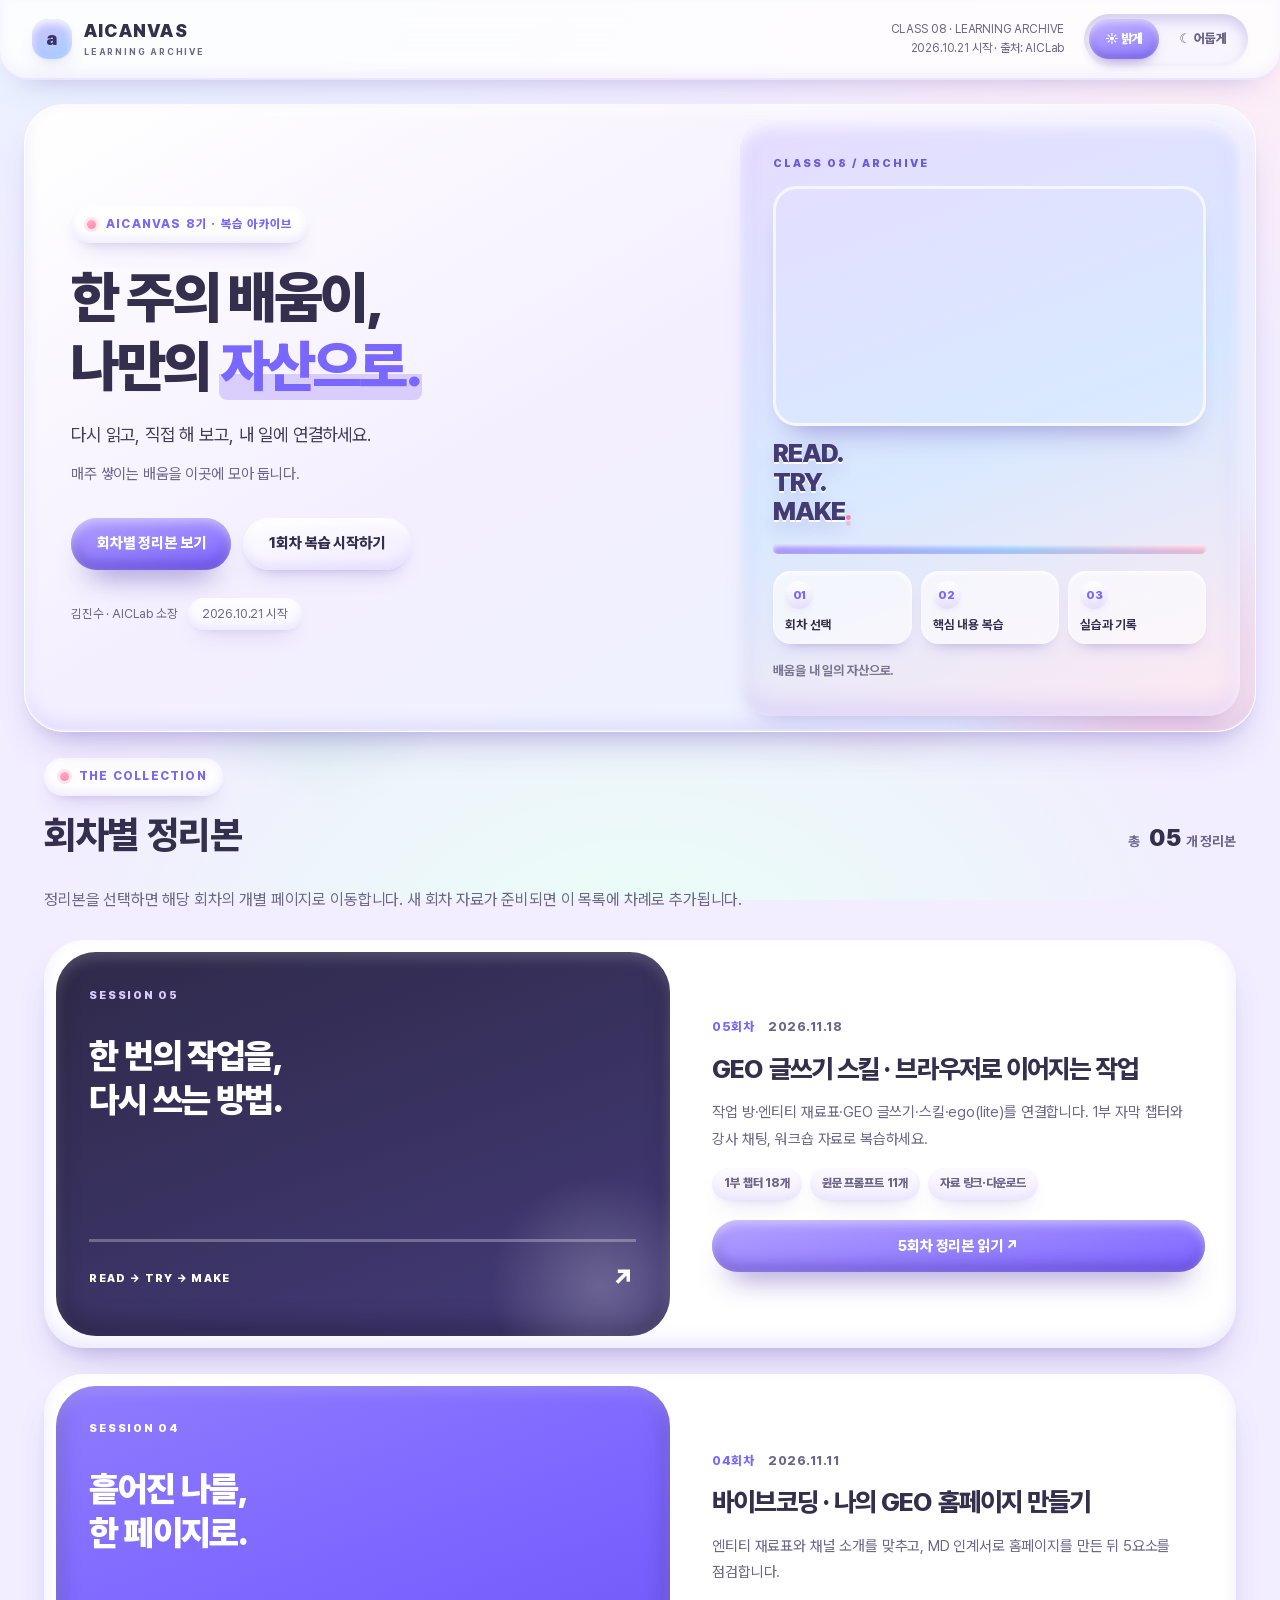
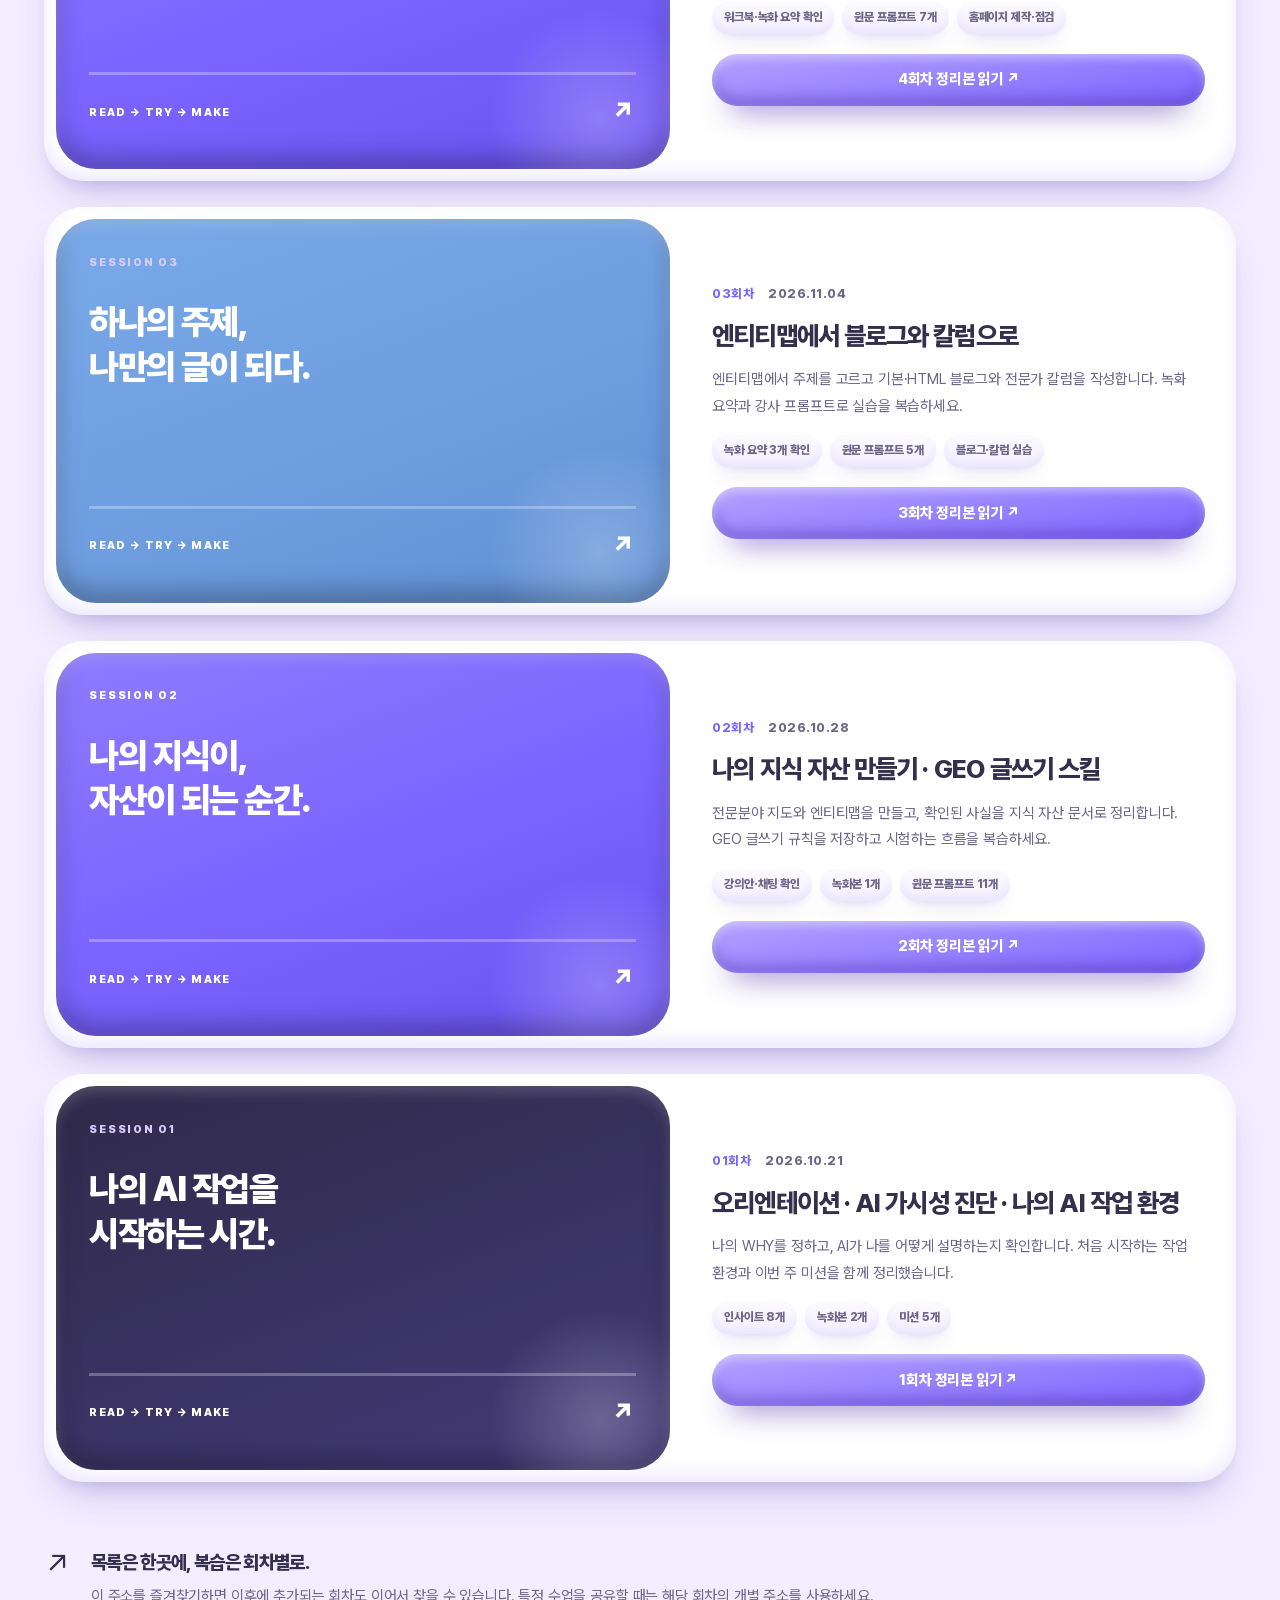
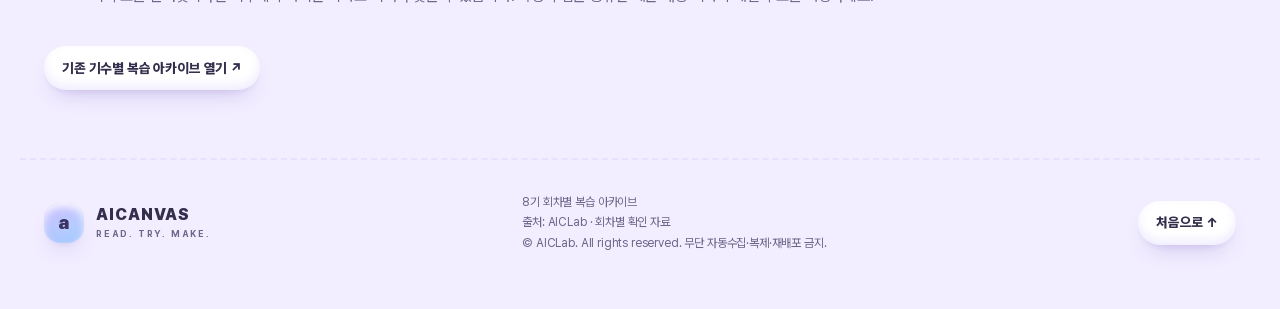
<file: index.html>
<!DOCTYPE html>
<html lang="ko" data-theme="light">
<head>
<meta charset="utf-8">
<meta name="viewport" content="width=device-width, initial-scale=1">
<title>AICANVAS 8기 · 회차별 복습 아카이브</title>
<meta name="description" content="AICANVAS 8기의 배움을 회차별로 모았습니다. 강의 정리, 녹화본, 프롬프트, 미션을 한곳에서 이어 보세요.">
<meta name="theme-color" content="#f2edff">
<meta name="referrer" content="strict-origin-when-cross-origin">
<meta http-equiv="Content-Security-Policy" content="default-src 'self'; img-src 'self' data:; style-src 'self'; script-src 'self'; connect-src 'none'; object-src 'none'; base-uri 'self'; form-action 'none'">
<!-- 구조·콘텐츠 원본: https://aicanvas-08-01.vercel.app/ · 디자인만 클레이모피즘으로 재구성한 복습용 클론 -->
<link rel="icon" href="favicon.svg" type="image/svg+xml">
<link rel="stylesheet" href="clay.css">
<script src="theme.js"></script>
<script src="hub.js" defer></script>
</head>
<body>

<a class="skip" href="#main">본문 바로가기</a>
<header class="topbar"><a class="brand" href="index.html" aria-label="AICANVAS 8기 전체 목록"><span class="brand-icon" aria-hidden="true">a</span><span>AICANVAS<small>LEARNING ARCHIVE</small></span></a><div class="header-source"><span>CLASS 08 · LEARNING ARCHIVE</span><span>2026.10.21 시작 · 출처: AICLab</span></div><div class="theme-switch" role="group" aria-label="화면 밝기"><button data-theme-set="light" aria-pressed="true">☀ 밝게</button><button data-theme-set="dark" aria-pressed="false">☾ 어둡게</button></div></header>
<main id="main" class="hub-main">
  <section class="archive-hero hero"><div class="hero-copy"><p class="eyebrow">AICANVAS 8기 · 복습 아카이브</p><h1>한 주의 배움이,<br>나만의 <em>자산으로.</em></h1><p class="hero-lead">다시 읽고, 직접 해 보고, 내 일에 연결하세요.</p><p class="hero-sub">매주 쌓이는 배움을 이곳에 모아 둡니다.</p><div class="actions"><a class="button primary" href="#sessions">회차별 정리본 보기</a><a class="button secondary" href="sessions/01/index.html">1회차 복습 시작하기</a></div><p class="hero-meta">김진수 · AICLab 소장 <span>2026.10.21 시작</span></p></div><aside class="kinetic-art" aria-label="배움을 내 일의 자산으로.">
      <div class="art-kicker">CLASS 08 / ARCHIVE</div><div class="art-type" aria-hidden="true">READ.<br><span>TRY.</span><br>MAKE<span class="red-dot">.</span></div>
<img class="clay-figure" src="assets/clay/home.jpg" alt="점토 캐릭터들이 커다란 노트북과 색색의 블록을 쌓으며 배움을 보관하는 모습" width="1254" height="940" loading="eager" decoding="async">
      <div class="art-rule"></div><ol class="flow-graphic" aria-label="복습 흐름"><li><b>01</b>회차 선택</li><li><b>02</b>핵심 내용 복습</li><li><b>03</b>실습과 기록</li></ol>
      <p class="art-caption">배움을 내 일의 자산으로.</p></aside></section>
  <section id="sessions" class="archive-list wrapper" aria-labelledby="archive-title"><div class="section-heading"><div><p class="eyebrow">THE COLLECTION</p><h2 id="archive-title">회차별 정리본</h2></div><span class="archive-count">총 <strong>05</strong>개 정리본</span></div><p class="intro">정리본을 선택하면 해당 회차의 개별 페이지로 이동합니다. 새 회차 자료가 준비되면 이 목록에 차례로 추가됩니다.</p><article class="session-card">
<a class="session-cover" href="sessions/05/index.html" aria-label="5회차 정리본 열기"><span class="board-label">SESSION 05</span><strong>한 번의 작업을,<br>다시 쓰는 방법.</strong><span class="session-cover-bottom">READ → TRY → MAKE <b>↗</b></span></a>
<div class="session-copy"><div class="session-meta"><span>05회차</span><time datetime="2026-11-18">2026.11.18</time></div><h2>GEO 글쓰기 스킬 · 브라우저로 이어지는 작업</h2><p>작업 방·엔티티 재료표·GEO 글쓰기·스킬·ego(lite)를 연결합니다. 1부 자막 챕터와 강사 채팅, 워크숍 자료로 복습하세요.</p><div class="session-tags"><span>1부 챕터 18개</span><span>원문 프롬프트 11개</span><span>자료 링크·다운로드</span></div><a class="button primary" href="sessions/05/index.html">5회차 정리본 읽기 ↗</a></div></article><article class="session-card">
<a class="session-cover" href="sessions/04/index.html" aria-label="4회차 정리본 열기"><span class="board-label">SESSION 04</span><strong>흩어진 나를,<br>한 페이지로.</strong><span class="session-cover-bottom">READ → TRY → MAKE <b>↗</b></span></a>
<div class="session-copy"><div class="session-meta"><span>04회차</span><time datetime="2026-11-11">2026.11.11</time></div><h2>바이브코딩 · 나의 GEO 홈페이지 만들기</h2><p>엔티티 재료표와 채널 소개를 맞추고, MD 인계서로 홈페이지를 만든 뒤 5요소를 점검합니다.</p><div class="session-tags"><span>워크북·녹화 요약 확인</span><span>원문 프롬프트 7개</span><span>홈페이지 제작·점검</span></div><a class="button primary" href="sessions/04/index.html">4회차 정리본 읽기 ↗</a></div></article><article class="session-card">
<a class="session-cover" href="sessions/03/index.html" aria-label="3회차 정리본 열기"><span class="board-label">SESSION 03</span><strong>하나의 주제,<br>나만의 글이 되다.</strong><span class="session-cover-bottom">READ → TRY → MAKE <b>↗</b></span></a>
<div class="session-copy"><div class="session-meta"><span>03회차</span><time datetime="2026-11-04">2026.11.04</time></div><h2>엔티티맵에서 블로그와 칼럼으로</h2><p>엔티티맵에서 주제를 고르고 기본·HTML 블로그와 전문가 칼럼을 작성합니다. 녹화 요약과 강사 프롬프트로 실습을 복습하세요.</p><div class="session-tags"><span>녹화 요약 3개 확인</span><span>원문 프롬프트 5개</span><span>블로그·칼럼 실습</span></div><a class="button primary" href="sessions/03/index.html">3회차 정리본 읽기 ↗</a></div></article><article class="session-card">
<a class="session-cover" href="sessions/02/index.html" aria-label="2회차 정리본 열기"><span class="board-label">SESSION 02</span><strong>나의 지식이,<br>자산이 되는 순간.</strong><span class="session-cover-bottom">READ → TRY → MAKE <b>↗</b></span></a>
<div class="session-copy"><div class="session-meta"><span>02회차</span><time datetime="2026-10-28">2026.10.28</time></div><h2>나의 지식 자산 만들기 · GEO 글쓰기 스킬</h2><p>전문분야 지도와 엔티티맵을 만들고, 확인된 사실을 지식 자산 문서로 정리합니다. GEO 글쓰기 규칙을 저장하고 시험하는 흐름을 복습하세요.</p><div class="session-tags"><span>강의안·채팅 확인</span><span>녹화본 1개</span><span>원문 프롬프트 11개</span></div><a class="button primary" href="sessions/02/index.html">2회차 정리본 읽기 ↗</a></div></article><article class="session-card">
<a class="session-cover" href="sessions/01/index.html" aria-label="1회차 정리본 열기"><span class="board-label">SESSION 01</span><strong>나의 AI 작업을<br>시작하는 시간.</strong><span class="session-cover-bottom">READ → TRY → MAKE <b>↗</b></span></a>
<div class="session-copy"><div class="session-meta"><span>01회차</span><time datetime="2026-10-21">2026.10.21</time></div><h2>오리엔테이션 · AI 가시성 진단 · 나의 AI 작업 환경</h2><p>나의 WHY를 정하고, AI가 나를 어떻게 설명하는지 확인합니다. 처음 시작하는 작업 환경과 이번 주 미션을 함께 정리했습니다.</p><div class="session-tags"><span>인사이트 8개</span><span>녹화본 2개</span><span>미션 5개</span></div><a class="button primary" href="sessions/01/index.html">1회차 정리본 읽기 ↗</a></div></article></section>
  <aside class="archive-note wrapper"><span aria-hidden="true">↗</span><div><h3>목록은 한곳에, 복습은 회차별로.</h3><p>이 주소를 즐겨찾기하면 이후에 추가되는 회차도 이어서 찾을 수 있습니다. 특정 수업을 공유할 때는 해당 회차의 개별 주소를 사용하세요.</p></div></aside>
  <div class="wrapper archive-other"><a class="text-link" href="https://aicanvas-review-series.vercel.app/" target="_blank" rel="noopener noreferrer">기존 기수별 복습 아카이브 열기 ↗</a></div>
</main>
<footer class="wrapper"><div class="brand"><span class="brand-icon" aria-hidden="true">a</span><span>AICANVAS<small>READ. TRY. MAKE.</small></span></div><p>8기 회차별 복습 아카이브<br>출처: AICLab · 회차별 확인 자료<br>© AICLab. All rights reserved. 무단 자동수집·복제·재배포 금지.</p><a class="text-link" href="#main">처음으로 ↑</a></footer>



</body>
</html>
</file>
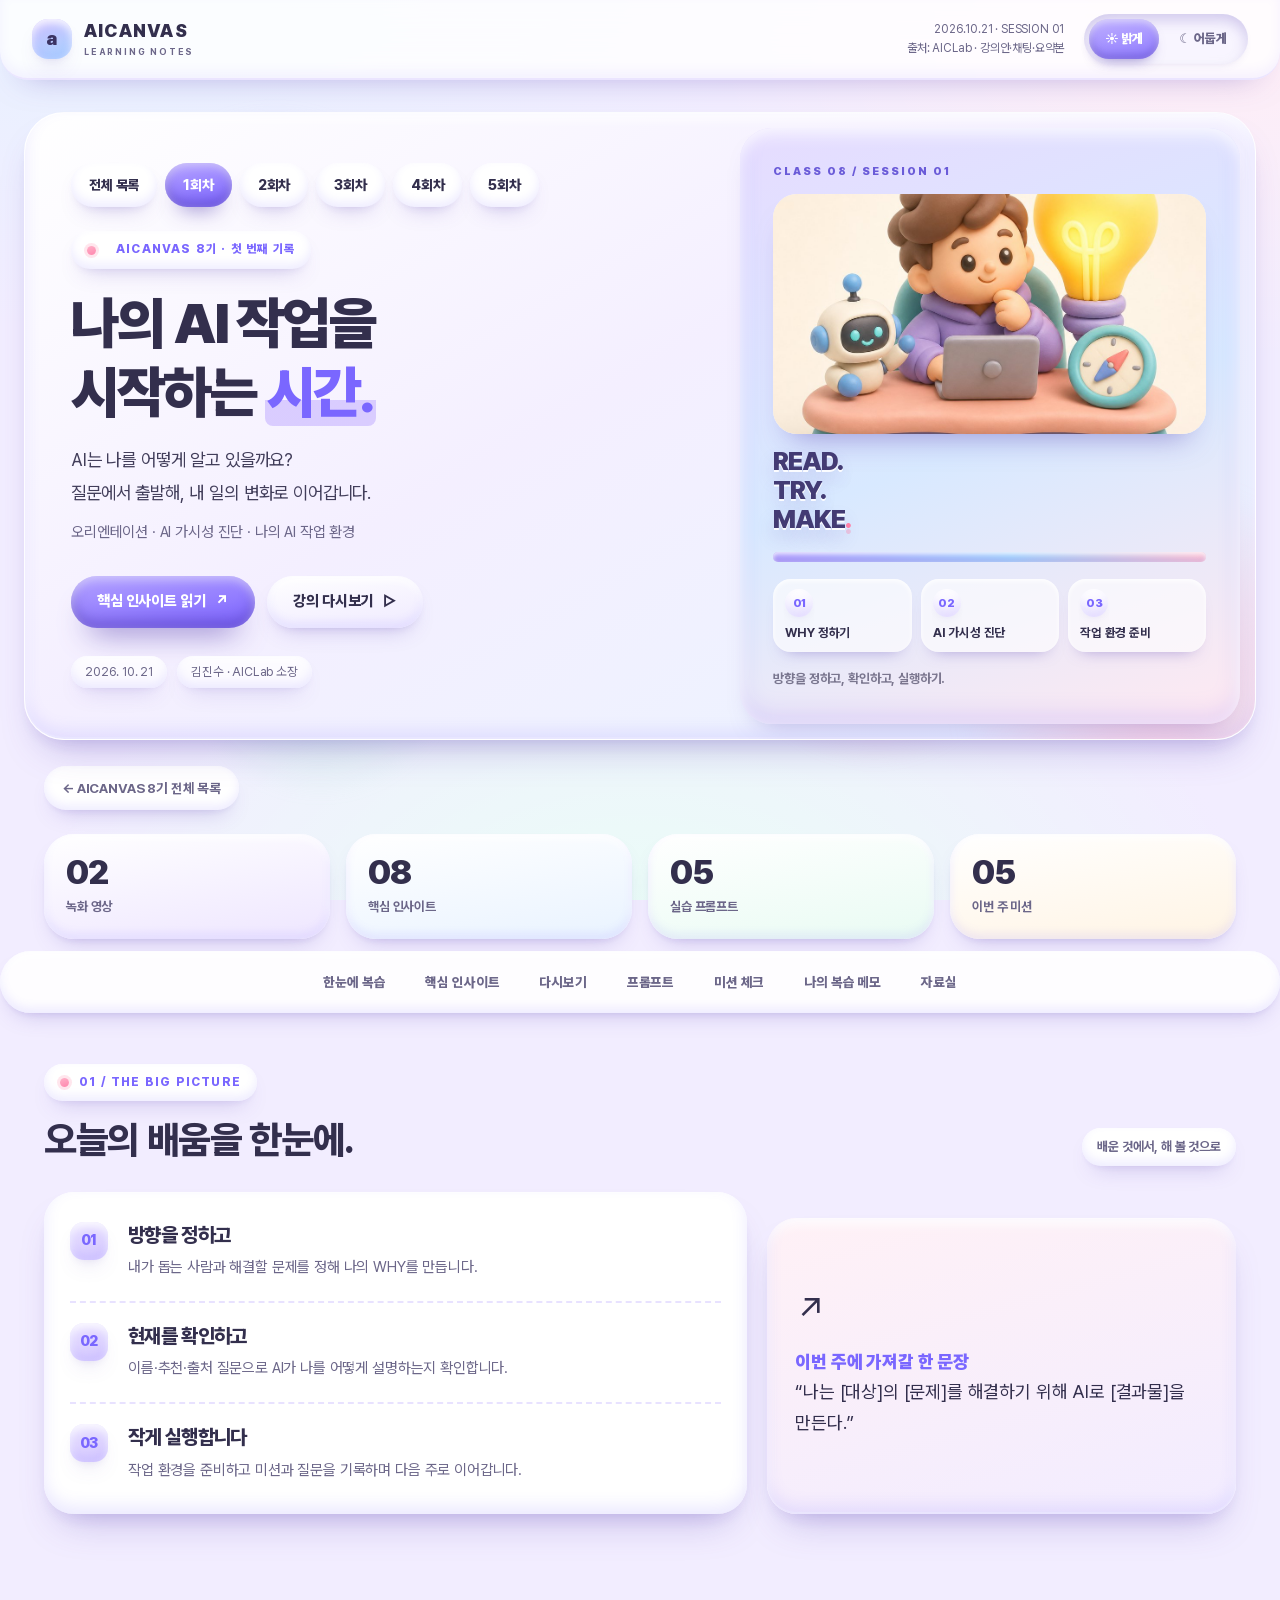
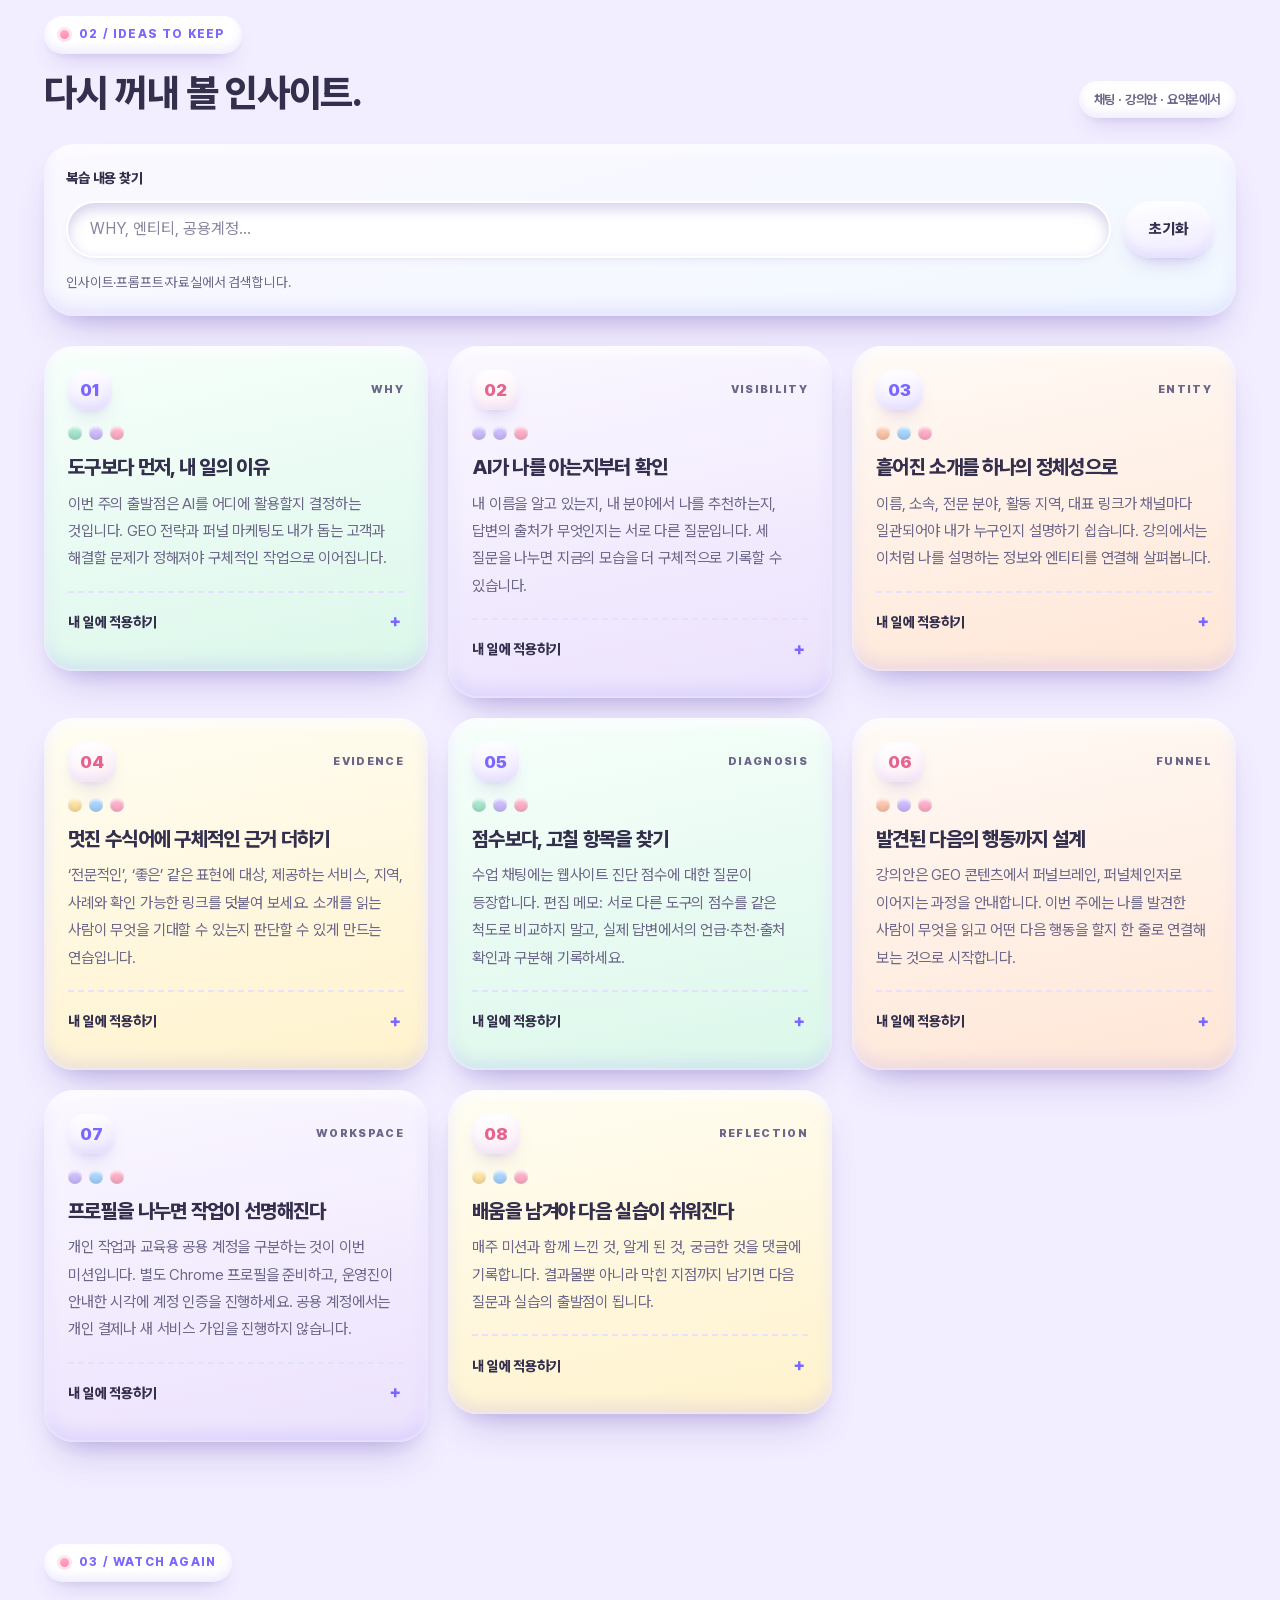
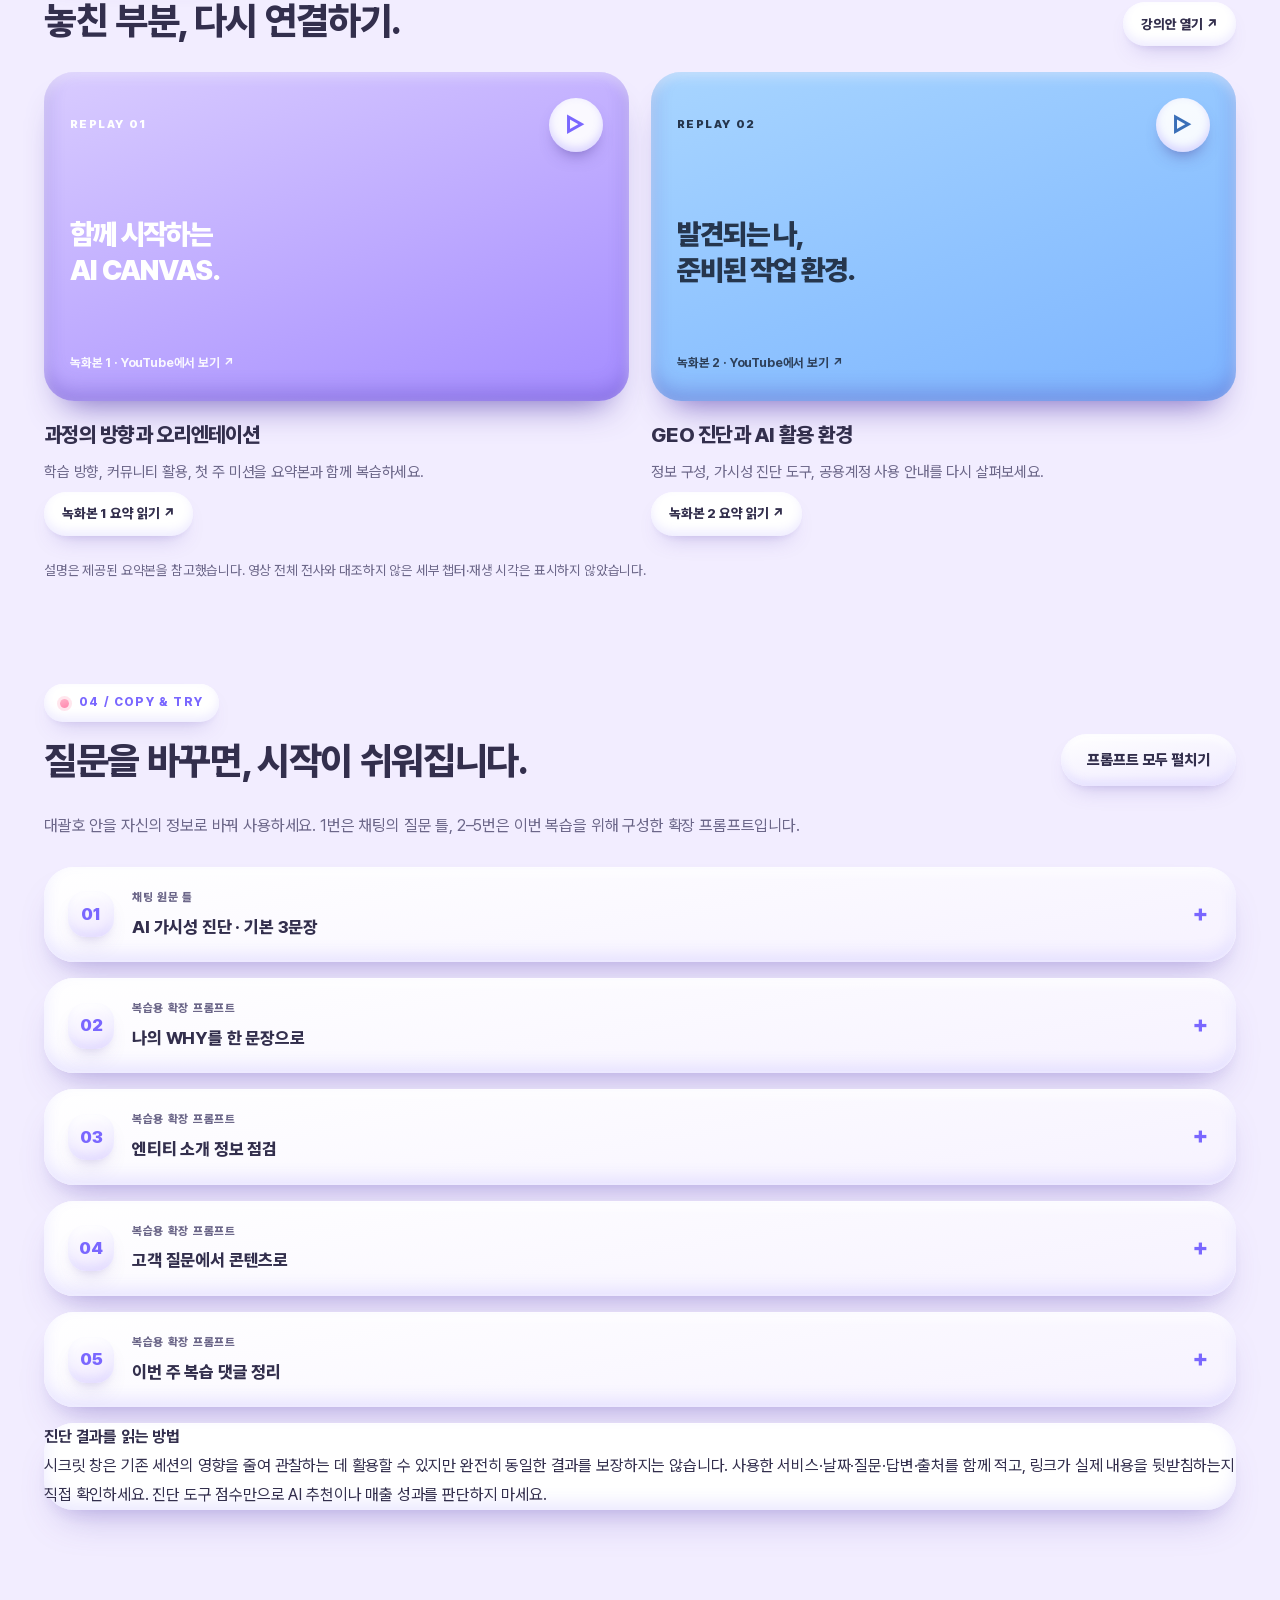
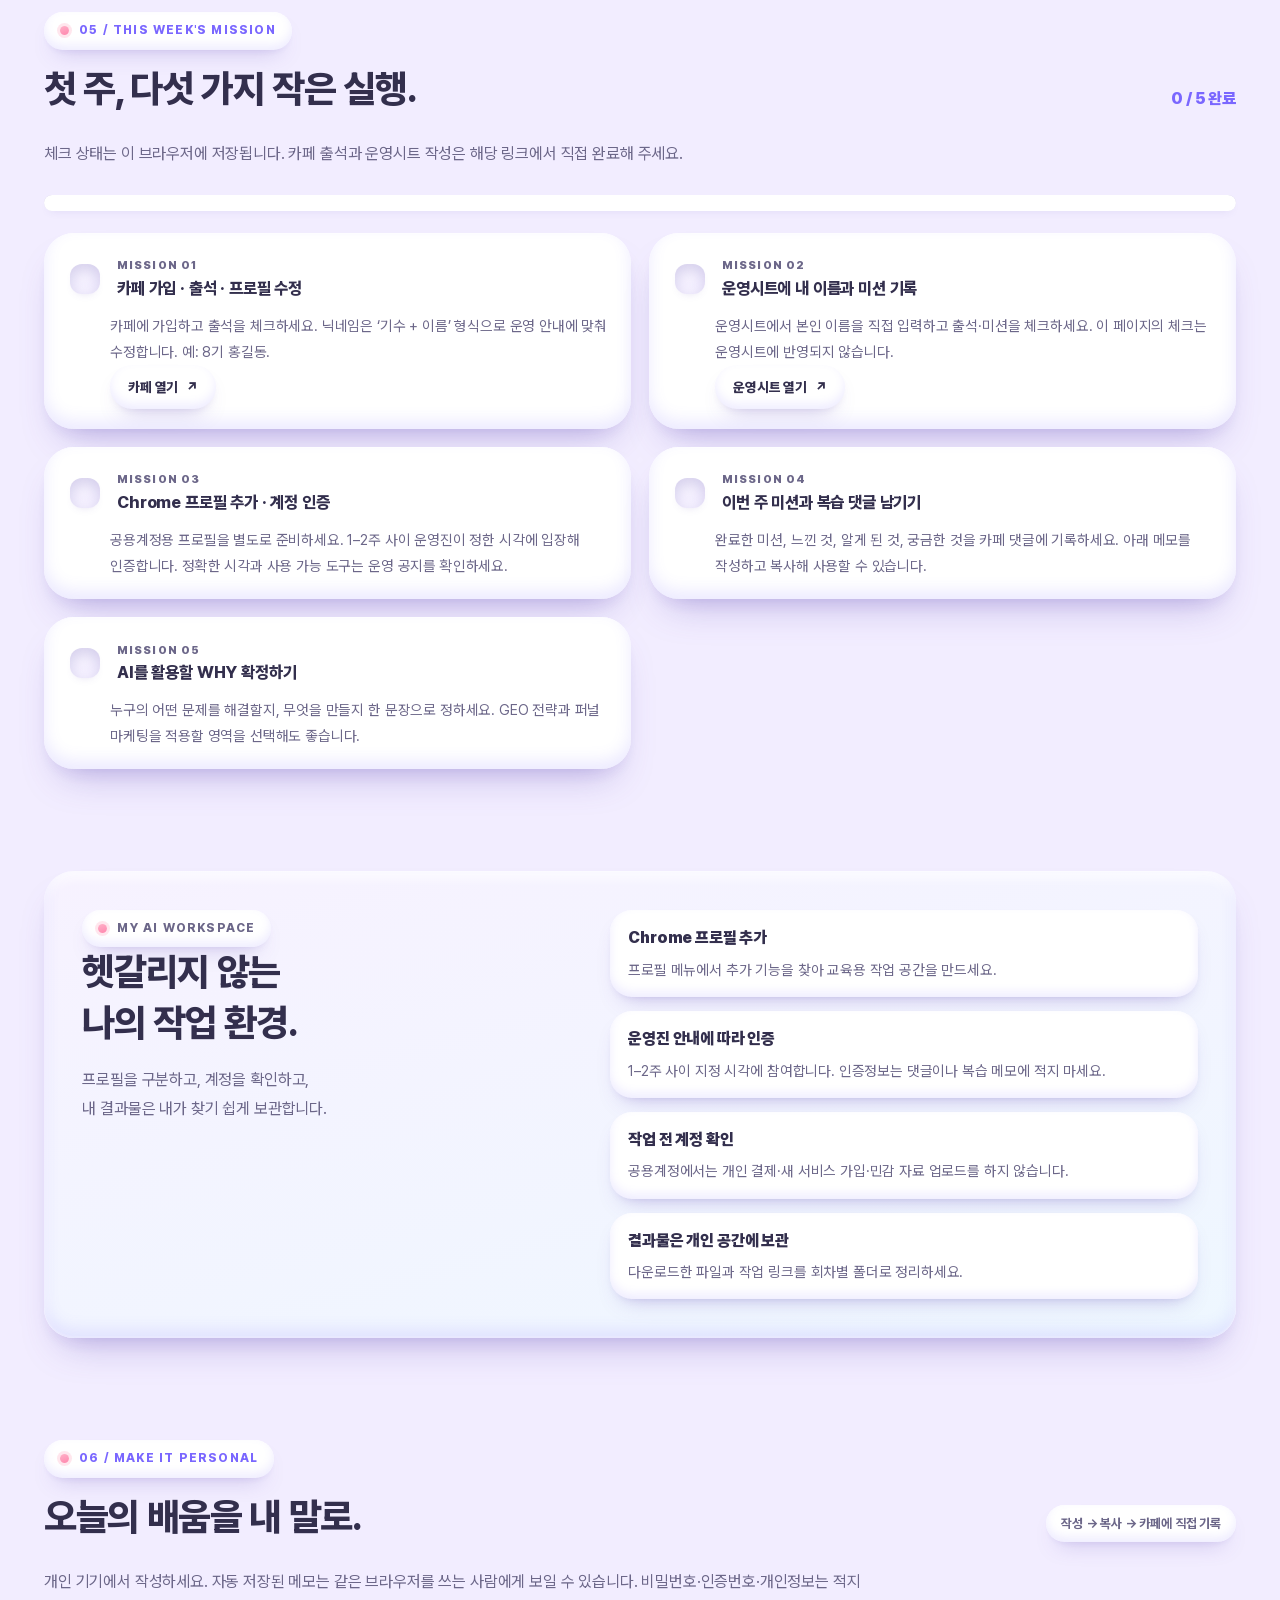
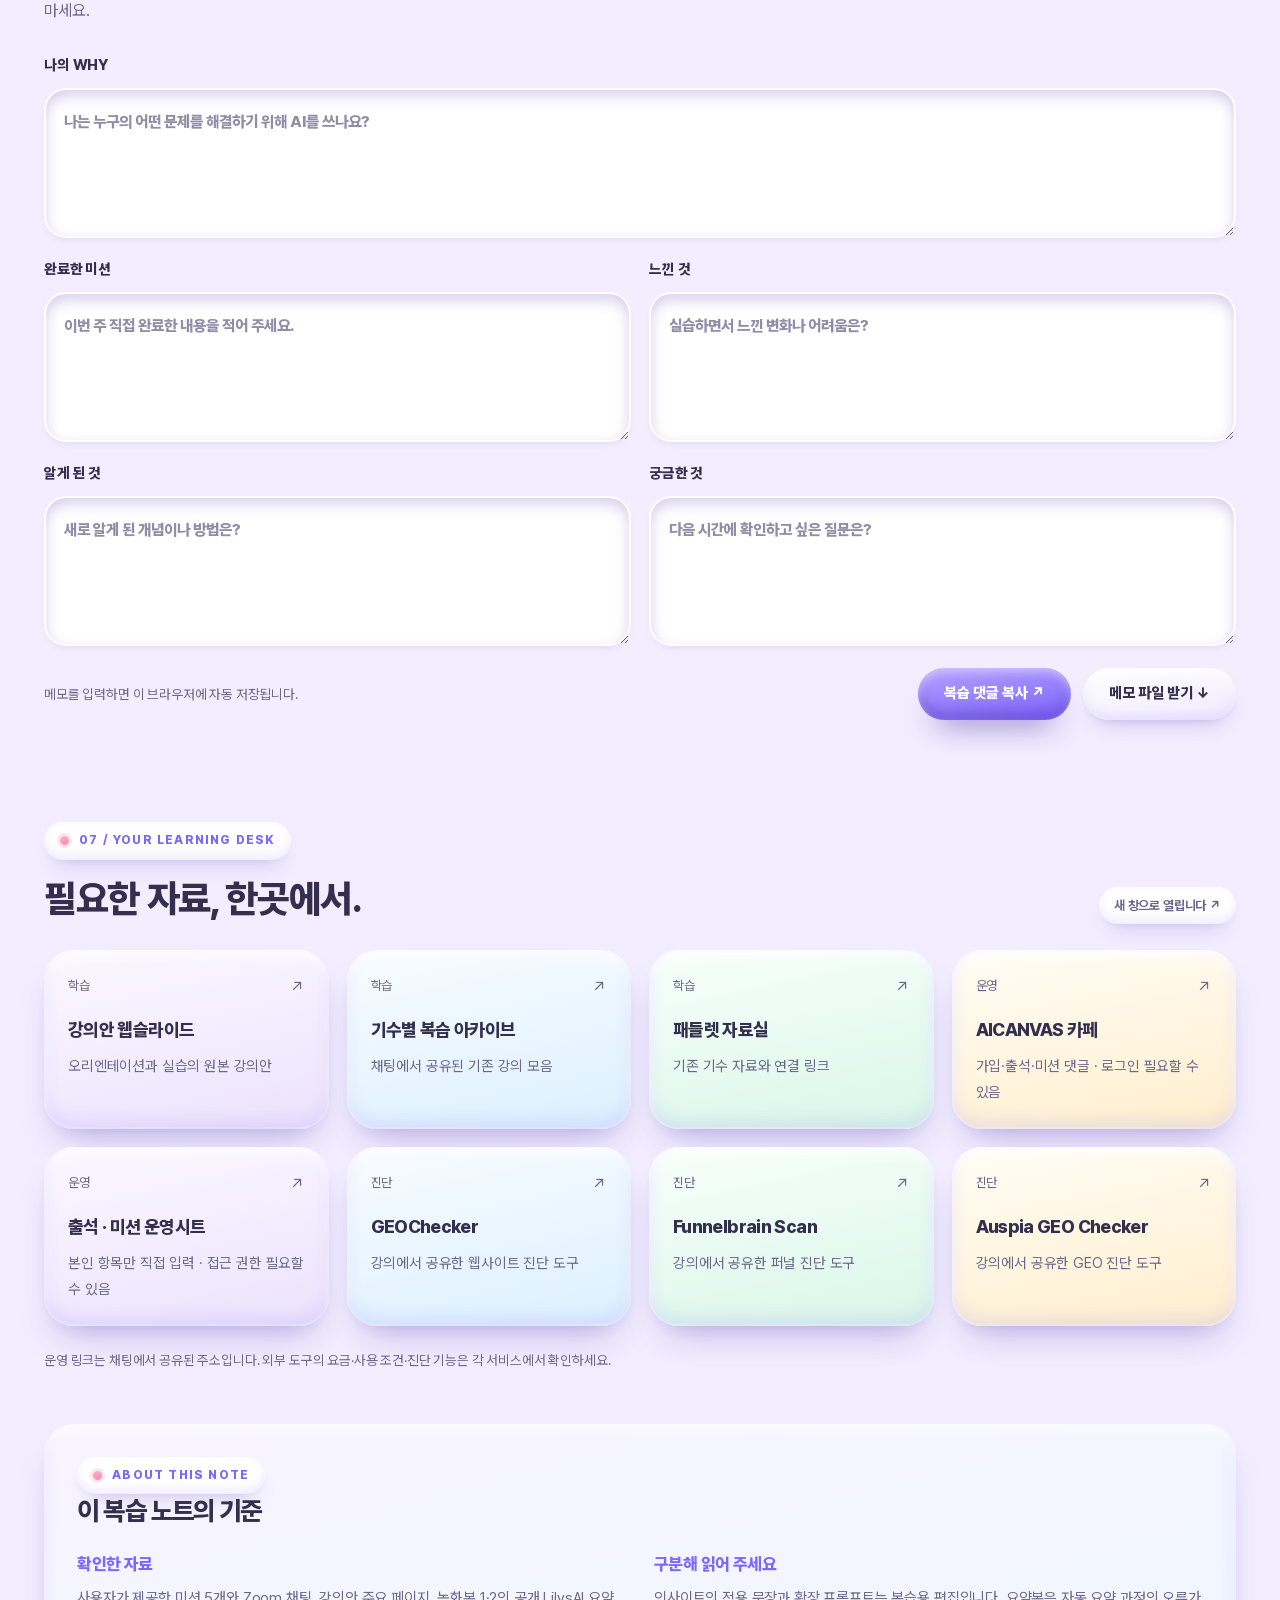
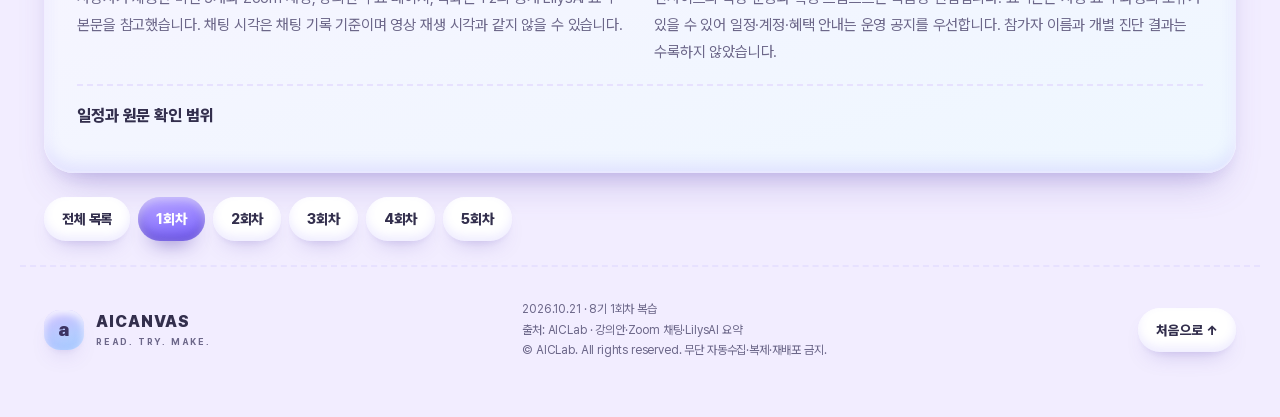
<file: sessions/01/index.html>
<!DOCTYPE html>
<html lang="ko" data-theme="light">
<head>
<meta charset="utf-8">
<meta name="viewport" content="width=device-width, initial-scale=1">
<title>AICANVAS 8기 1회차 · 나의 AI 작업을 시작하는 시간</title>
<meta name="description" content="2026.10.21 AICANVAS 8기 1회차 복습. 오리엔테이션, AI 가시성 진단, 나의 AI 작업 환경과 미션 5개를 한곳에서 확인하세요.">
<meta name="theme-color" content="#f2edff">
<meta name="referrer" content="strict-origin-when-cross-origin">
<meta http-equiv="Content-Security-Policy" content="default-src 'self'; img-src 'self' data:; style-src 'self'; script-src 'self'; connect-src 'none'; object-src 'none'; base-uri 'self'; form-action 'none'">
<!-- 구조·콘텐츠 원본: https://aicanvas-08-01.vercel.app/ · 디자인만 클레이모피즘으로 재구성한 복습용 클론 -->
<link rel="icon" href="../../favicon.svg" type="image/svg+xml">
<link rel="stylesheet" href="../../clay.css">
<script src="../../theme.js"></script>
<script src="../../app.js" defer></script>
<script src="../../session.js" defer></script>
</head>
<body class="session-page">

<a class="skip" href="#main">본문 바로가기</a>
<header class="topbar">
  <a class="brand" href="#top" aria-label="AICANVAS 처음으로"><span class="brand-icon" aria-hidden="true">a</span><span>AICANVAS<small>LEARNING NOTES</small></span></a>
  <div class="header-source"><time datetime="2026-10-21">2026.10.21 · SESSION 01</time><span>출처: AICLab · 강의안·채팅·요약본</span></div>
  <div class="header-tools"><div class="theme-switch" role="group" aria-label="화면 밝기"><button data-theme-set="light" aria-pressed="true">☀ 밝게</button><button data-theme-set="dark" aria-pressed="false">☾ 어둡게</button></div></div>
</header>
<main id="main">
  <section class="hero" id="top" aria-labelledby="hero-title">
    <div class="hero-copy"><!-- SESSION-LINKS --><nav class="session-links" aria-label="회차 이동"><a href="../../index.html">전체 목록</a><a href="../../sessions/01/index.html" aria-current="page">1회차</a><a href="../../sessions/02/index.html">2회차</a><a href="../../sessions/03/index.html">3회차</a><a href="../../sessions/04/index.html">4회차</a><a href="../../sessions/05/index.html">5회차</a></nav><!-- /SESSION-LINKS --><p class="eyebrow"><span class="dot"></span> AICANVAS 8기 · 첫 번째 기록</p>
      <h1 id="hero-title">나의 AI 작업을<br>시작하는 <em>시간.</em></h1>
      <p class="hero-lead">AI는 나를 어떻게 알고 있을까요?<br>질문에서 출발해, 내 일의 변화로 이어갑니다.</p>
      <p class="hero-sub">오리엔테이션 · AI 가시성 진단 · 나의 AI 작업 환경</p>
      <div class="actions"><a class="button primary" href="#insights">핵심 인사이트 읽기 <span>↗</span></a><a class="button secondary" href="#replay">강의 다시보기 <span>▷</span></a></div>
      <div class="hero-meta"><span>2026. 10. 21</span><span>김진수 · AICLab 소장</span></div>
    </div>
<aside class="kinetic-art" aria-label="방향을 정하고, 확인하고, 실행하기.">
      <div class="art-kicker">CLASS 08 / SESSION 01</div><div class="art-type" aria-hidden="true">READ.<br><span>TRY.</span><br>MAKE<span class="red-dot">.</span></div>
<img class="clay-figure" src="../../assets/clay/session-01.jpg" alt="점토 캐릭터가 둥근 책상에서 노트북과 전구, 나침반을 살펴보는 모습" width="1254" height="940" loading="eager" decoding="async">
      <div class="art-rule"></div><ol class="flow-graphic" aria-label="복습 흐름"><li><b>01</b>WHY 정하기</li><li><b>02</b>AI 가시성 진단</li><li><b>03</b>작업 환경 준비</li></ol>
      <p class="art-caption">방향을 정하고, 확인하고, 실행하기.</p></aside>
  </section>
  <div class="breadcrumb wrapper"><a href="../../index.html">← AICANVAS 8기 전체 목록</a></div>
  <div class="summary-strip wrapper"><span><strong>02</strong> 녹화 영상</span><span><strong>08</strong> 핵심 인사이트</span><span><strong>05</strong> 실습 프롬프트</span><span><strong>05</strong> 이번 주 미션</span></div>
  <nav id="site-nav" class="wrapper" aria-label="페이지 목차"><a href="#overview">한눈에 복습</a><a href="#insights">핵심 인사이트</a><a href="#replay">다시보기</a><a href="#prompts">프롬프트</a><a href="#missions">미션 체크</a><a href="#notes">나의 복습 메모</a><a href="#resources">자료실</a></nav>
  <div class="wrapper reading">
    <section id="overview" class="section"><div class="section-heading"><div><p class="eyebrow">01 / THE BIG PICTURE</p><h2>오늘의 배움을 한눈에.</h2></div><span class="section-note">배운 것에서, 해 볼 것으로</span></div>
      <div class="overview-layout"><div class="journey"><article><span>01</span><h3>방향을 정하고</h3><p>내가 돕는 사람과 해결할 문제를 정해 나의 WHY를 만듭니다.</p></article><article><span>02</span><h3>현재를 확인하고</h3><p>이름·추천·출처 질문으로 AI가 나를 어떻게 설명하는지 확인합니다.</p></article><article><span>03</span><h3>작게 실행합니다</h3><p>작업 환경을 준비하고 미션과 질문을 기록하며 다음 주로 이어갑니다.</p></article></div>
      <aside class="callout factor-box"><span aria-hidden="true">↗</span><p><strong>이번 주에 가져갈 한 문장</strong><br>“나는 [대상]의 [문제]를 해결하기 위해 AI로 [결과물]을 만든다.”</p></aside></div>
    </section>
    <section id="insights" class="section"><div class="section-heading"><div><p class="eyebrow">02 / IDEAS TO KEEP</p><h2>다시 꺼내 볼 인사이트.</h2></div><span class="section-note">채팅 · 강의안 · 요약본에서</span></div>
      <div class="search-box"><label for="search">복습 내용 찾기</label><div><input type="search" id="search" placeholder="WHY, 엔티티, 공용계정…"><button id="search-clear" class="button secondary">초기화</button></div><p id="search-status" role="status">인사이트·프롬프트·자료실에서 검색합니다.</p></div>
      <div class="insight-grid"><article class="insight sage" data-searchable="">
  <div class="card-top"><span>01</span><span>WHY</span></div>
  <div class="motif motif-1" aria-hidden="true"><i></i><i></i><i></i></div>
  <h3>도구보다 먼저, 내 일의 이유</h3><p>이번 주의 출발점은 AI를 어디에 활용할지 결정하는 것입니다. GEO 전략과 퍼널 마케팅도 내가 돕는 고객과 해결할 문제가 정해져야 구체적인 작업으로 이어집니다.</p>
  <details><summary>내 일에 적용하기 <span aria-hidden="true">＋</span></summary>
  <p class="action">‘나는 누구의 어떤 문제를 AI로 해결할 것인가’를 한 문장으로 적어 보세요.</p><p class="source">근거 · 사용자 제공 미션 5 · 강의안 과정 목표</p></details>
</article><article class="insight lavender" data-searchable="">
  <div class="card-top"><span>02</span><span>VISIBILITY</span></div>
  <div class="motif motif-2" aria-hidden="true"><i></i><i></i><i></i></div>
  <h3>AI가 나를 아는지부터 확인</h3><p>내 이름을 알고 있는지, 내 분야에서 나를 추천하는지, 답변의 출처가 무엇인지는 서로 다른 질문입니다. 세 질문을 나누면 지금의 모습을 더 구체적으로 기록할 수 있습니다.</p>
  <details><summary>내 일에 적용하기 <span aria-hidden="true">＋</span></summary>
  <p class="action">이름 질문 → 분야 추천 질문 → 출처 질문의 답을 각각 남기세요.</p><p class="source">근거 · 채팅 01:38:57–01:39:04</p></details>
</article><article class="insight peach" data-searchable="">
  <div class="card-top"><span>03</span><span>ENTITY</span></div>
  <div class="motif motif-3" aria-hidden="true"><i></i><i></i><i></i></div>
  <h3>흩어진 소개를 하나의 정체성으로</h3><p>이름, 소속, 전문 분야, 활동 지역, 대표 링크가 채널마다 일관되어야 내가 누구인지 설명하기 쉽습니다. 강의에서는 이처럼 나를 설명하는 정보와 엔티티를 연결해 살펴봅니다.</p>
  <details><summary>내 일에 적용하기 <span aria-hidden="true">＋</span></summary>
  <p class="action">홈페이지·블로그·저자 프로필의 소개 문장을 나란히 비교하세요.</p><p class="source">근거 · 채팅 01:50:47·01:53:55 · 녹화본 2 요약</p></details>
</article><article class="insight butter" data-searchable="">
  <div class="card-top"><span>04</span><span>EVIDENCE</span></div>
  <div class="motif motif-0" aria-hidden="true"><i></i><i></i><i></i></div>
  <h3>멋진 수식어에 구체적인 근거 더하기</h3><p>‘전문적인’, ‘좋은’ 같은 표현에 대상, 제공하는 서비스, 지역, 사례와 확인 가능한 링크를 덧붙여 보세요. 소개를 읽는 사람이 무엇을 기대할 수 있는지 판단할 수 있게 만드는 연습입니다.</p>
  <details><summary>내 일에 적용하기 <span aria-hidden="true">＋</span></summary>
  <p class="action">소개 한 문장을 골라 ‘누구에게 / 무엇을 / 어떤 근거로’로 다시 쓰세요.</p><p class="source">근거 · 녹화본 2 요약 · 정보 구성 방식</p></details>
</article><article class="insight sage" data-searchable="">
  <div class="card-top"><span>05</span><span>DIAGNOSIS</span></div>
  <div class="motif motif-1" aria-hidden="true"><i></i><i></i><i></i></div>
  <h3>점수보다, 고칠 항목을 찾기</h3><p>수업 채팅에는 웹사이트 진단 점수에 대한 질문이 등장합니다. 편집 메모: 서로 다른 도구의 점수를 같은 척도로 비교하지 말고, 실제 답변에서의 언급·추천·출처 확인과 구분해 기록하세요.</p>
  <details><summary>내 일에 적용하기 <span aria-hidden="true">＋</span></summary>
  <p class="action">진단 결과에서 수정할 항목 1개를 골라 전후를 같은 조건으로 비교하세요.</p><p class="source">근거 · 채팅 01:54:50–02:05:17 · 편집 보충</p></details>
</article><article class="insight peach" data-searchable="">
  <div class="card-top"><span>06</span><span>FUNNEL</span></div>
  <div class="motif motif-2" aria-hidden="true"><i></i><i></i><i></i></div>
  <h3>발견된 다음의 행동까지 설계</h3><p>강의안은 GEO 콘텐츠에서 퍼널브레인, 퍼널체인저로 이어지는 과정을 안내합니다. 이번 주에는 나를 발견한 사람이 무엇을 읽고 어떤 다음 행동을 할지 한 줄로 연결해 보는 것으로 시작합니다.</p>
  <details><summary>내 일에 적용하기 <span aria-hidden="true">＋</span></summary>
  <p class="action">발견 → 소개 읽기 → 자료 받기 또는 문의하기의 흐름을 적으세요.</p><p class="source">근거 · 강의안 10–11페이지 · 복습용 적용 예시</p></details>
</article><article class="insight lavender" data-searchable="">
  <div class="card-top"><span>07</span><span>WORKSPACE</span></div>
  <div class="motif motif-3" aria-hidden="true"><i></i><i></i><i></i></div>
  <h3>프로필을 나누면 작업이 선명해진다</h3><p>개인 작업과 교육용 공용 계정을 구분하는 것이 이번 미션입니다. 별도 Chrome 프로필을 준비하고, 운영진이 안내한 시각에 계정 인증을 진행하세요. 공용 계정에서는 개인 결제나 새 서비스 가입을 진행하지 않습니다.</p>
  <details><summary>내 일에 적용하기 <span aria-hidden="true">＋</span></summary>
  <p class="action">프로필 이름과 현재 로그인 계정을 확인하고 개인 자료를 분리하세요.</p><p class="source">근거 · 사용자 제공 미션 3 · 녹화본 2 요약</p></details>
</article><article class="insight butter" data-searchable="">
  <div class="card-top"><span>08</span><span>REFLECTION</span></div>
  <div class="motif motif-0" aria-hidden="true"><i></i><i></i><i></i></div>
  <h3>배움을 남겨야 다음 실습이 쉬워진다</h3><p>매주 미션과 함께 느낀 것, 알게 된 것, 궁금한 것을 댓글에 기록합니다. 결과물뿐 아니라 막힌 지점까지 남기면 다음 질문과 실습의 출발점이 됩니다.</p>
  <details><summary>내 일에 적용하기 <span aria-hidden="true">＋</span></summary>
  <p class="action">아래 복습 메모를 작성한 뒤 복사하여 카페 댓글에 직접 남기세요.</p><p class="source">근거 · 사용자 제공 미션 4 · 채팅의 질문·피드백 흐름</p></details>
</article></div><p id="no-results" class="callout" hidden="">검색 결과가 없습니다. 다른 단어로 검색해 보세요.</p>
    </section>
    <section id="replay" class="section"><div class="section-heading"><div><p class="eyebrow">03 / WATCH AGAIN</p><h2>놓친 부분, 다시 연결하기.</h2></div><a class="text-link" href="https://futurelinklab.my.canva.site/2026-10-21-ai-8-1-pptx" target="_blank" rel="noopener noreferrer">강의안 열기 ↗</a></div>
      <div class="replay-grid"><article class="replay"><a class="video-cover video-one" href="https://youtu.be/uI04u90oJf4" target="_blank" rel="noopener noreferrer"><span>REPLAY 01 <span class="play">▷</span></span><strong>함께 시작하는<br>AI CANVAS.</strong><small>녹화본 1 · YouTube에서 보기 ↗</small></a><h3>과정의 방향과 오리엔테이션</h3><p>학습 방향, 커뮤니티 활용, 첫 주 미션을 요약본과 함께 복습하세요.</p><a class="text-link" href="https://lilys.ai/digest/11850473/14064035?s=1&amp;noteVersionId=10696498&amp;include_suggestion=true" target="_blank" rel="noopener noreferrer">녹화본 1 요약 읽기 ↗</a></article>
      <article class="replay"><a class="video-cover video-two" href="https://youtu.be/_o7Vi-5l4Jg" target="_blank" rel="noopener noreferrer"><span>REPLAY 02 <span class="play">▷</span></span><strong>발견되는 나,<br>준비된 작업 환경.</strong><small>녹화본 2 · YouTube에서 보기 ↗</small></a><h3>GEO 진단과 AI 활용 환경</h3><p>정보 구성, 가시성 진단 도구, 공용계정 사용 안내를 다시 살펴보세요.</p><a class="text-link" href="https://lilys.ai/digest/11850535/14064128?s=1&amp;noteVersionId=10696592&amp;include_suggestion=true" target="_blank" rel="noopener noreferrer">녹화본 2 요약 읽기 ↗</a></article></div>
      <p class="footnote">설명은 제공된 요약본을 참고했습니다. 영상 전체 전사와 대조하지 않은 세부 챕터·재생 시각은 표시하지 않았습니다.</p>
    </section>
    <section id="prompts" class="section"><div class="section-heading"><div><p class="eyebrow">04 / COPY &amp; TRY</p><h2>질문을 바꾸면, 시작이 쉬워집니다.</h2></div><button id="expand-prompts" class="button secondary" aria-expanded="false">프롬프트 모두 펼치기</button></div>
      <p class="intro">대괄호 안을 자신의 정보로 바꿔 사용하세요. 1번은 채팅의 질문 틀, 2–5번은 이번 복습을 위해 구성한 확장 프롬프트입니다.</p><details class="prompt" data-searchable="">
  <summary><span class="number">01</span><span><small>채팅 원문 틀</small>AI 가시성 진단 · 기본 3문장</span><span class="plus" aria-hidden="true">＋</span></summary>
  <div class="prompt-body"><p>각 질문을 순서대로 입력하고 실제 답변과 출처를 기록하세요.</p><pre id="prompt-1">① [이름 또는 브랜드]에 대해 아는 대로 알려 주세요.
② [지역·전문 분야·서비스]를 추천해 주세요.
③ 위 답변의 출처를 링크와 함께 밝혀 주세요.</pre>
  <button class="button" data-copy="prompt-1">1번 프롬프트 복사 <span aria-hidden="true">↗</span></button></div>
</details><details class="prompt" data-searchable="">
  <summary><span class="number">02</span><span><small>복습용 확장 프롬프트</small>나의 WHY를 한 문장으로</span><span class="plus" aria-hidden="true">＋</span></summary>
  <div class="prompt-body"><p>이번 주 미션 5를 구체화하기 위해 새로 구성한 실습용 문장입니다.</p><pre id="prompt-2">나는 [하는 일]을 하는 사람입니다.
주로 돕는 대상은 [대상]이고, 그들이 겪는 문제는 [문제]입니다.
AI를 활용해서 만들고 싶은 결과는 [결과물]입니다.
이 정보를 바탕으로 나의 AI 활용 WHY를 한 문장으로 정리해 주세요.
이번 주에 실행할 작은 과제 1개와 완료 기준을 제안해 주세요.
정보가 부족하면 사실을 만들지 말고 질문해 주세요.</pre>
  <button class="button" data-copy="prompt-2">2번 프롬프트 복사 <span aria-hidden="true">↗</span></button></div>
</details><details class="prompt" data-searchable="">
  <summary><span class="number">03</span><span><small>복습용 확장 프롬프트</small>엔티티 소개 정보 점검</span><span class="plus" aria-hidden="true">＋</span></summary>
  <div class="prompt-body"><p>공개해도 되는 소개 정보만 입력하세요.</p><pre id="prompt-3">아래는 내 홈페이지, 블로그, 저자 프로필의 소개 문장입니다.
[채널별 소개 문장 붙여넣기]
이름, 소속, 전문 분야, 활동 지역, 대표 링크의 일치 여부를 표로 정리해 주세요.
불일치는 표시만 하고, 어느 정보가 맞는지 추측하지 마세요.
확인된 사실만 사용해 공통 소개 문장 초안을 만들어 주세요.</pre>
  <button class="button" data-copy="prompt-3">3번 프롬프트 복사 <span aria-hidden="true">↗</span></button></div>
</details><details class="prompt" data-searchable="">
  <summary><span class="number">04</span><span><small>복습용 확장 프롬프트</small>고객 질문에서 콘텐츠로</span><span class="plus" aria-hidden="true">＋</span></summary>
  <div class="prompt-body"><p>GEO와 퍼널을 자신의 일에 연결하는 연습입니다.</p><pre id="prompt-4">내 서비스: [서비스]
대상 고객: [대상]
해결하는 문제: [문제]
확인 가능한 근거: [공개 링크 또는 사실]
고객이 구매나 상담 전에 물을 질문 5개와 FAQ 답변 초안을 작성해 주세요.
각 답변은 핵심 답부터 시작하고, 근거가 없는 부분은 ‘확인 필요’로 남겨 주세요.
마지막에 고객이 선택할 수 있는 다음 행동 1개를 자연스럽게 제안해 주세요.</pre>
  <button class="button" data-copy="prompt-4">4번 프롬프트 복사 <span aria-hidden="true">↗</span></button></div>
</details><details class="prompt" data-searchable="">
  <summary><span class="number">05</span><span><small>복습용 확장 프롬프트</small>이번 주 복습 댓글 정리</span><span class="plus" aria-hidden="true">＋</span></summary>
  <div class="prompt-body"><p>실제로 경험한 내용만 넣고, 게시 전 직접 검토하세요.</p><pre id="prompt-5">다음 메모를 카페에 남길 복습 댓글로 정리해 주세요.
완료한 미션: [내용]
느낀 것: [내용]
알게 된 것: [내용]
궁금한 것: [내용]
다음 주에 해 볼 일: [내용]
내 메모에 없는 경험이나 성과는 추가하지 말고, 짧고 자연스러운 한국어로 써 주세요.</pre>
  <button class="button" data-copy="prompt-5">5번 프롬프트 복사 <span aria-hidden="true">↗</span></button></div>
</details>
      <aside class="editor-note"><strong>진단 결과를 읽는 방법</strong><p>시크릿 창은 기존 세션의 영향을 줄여 관찰하는 데 활용할 수 있지만 완전히 동일한 결과를 보장하지는 않습니다. 사용한 서비스·날짜·질문·답변·출처를 함께 적고, 링크가 실제 내용을 뒷받침하는지 직접 확인하세요. 진단 도구 점수만으로 AI 추천이나 매출 성과를 판단하지 마세요.</p></aside>
    </section>
    <section id="missions" class="section"><div class="section-heading"><div><p class="eyebrow">05 / THIS WEEK'S MISSION</p><h2>첫 주, 다섯 가지 작은 실행.</h2></div><strong id="mission-count" role="status">0 / 5 완료</strong></div>
      <p class="intro">체크 상태는 이 브라우저에 저장됩니다. 카페 출석과 운영시트 작성은 해당 링크에서 직접 완료해 주세요.</p><progress id="mission-progress" max="5" value="0" aria-label="미션 완료 수"></progress>
      <div class="mission-grid"><article class="mission">
  <label><input type="checkbox" data-mission="1"><span><small>MISSION 01</small><strong>카페 가입 · 출석 · 프로필 수정</strong></span></label>
  <div class="mission-body"><p>카페에 가입하고 출석을 체크하세요. 닉네임은 ‘기수 + 이름’ 형식으로 운영 안내에 맞춰 수정합니다. 예: 8기 홍길동.</p><a class="text-link" href="https://naver.me/FwGPUM0l" target="_blank" rel="noopener noreferrer">카페 열기 <span aria-hidden="true">↗</span></a></div>
</article><article class="mission">
  <label><input type="checkbox" data-mission="2"><span><small>MISSION 02</small><strong>운영시트에 내 이름과 미션 기록</strong></span></label>
  <div class="mission-body"><p>운영시트에서 본인 이름을 직접 입력하고 출석·미션을 체크하세요. 이 페이지의 체크는 운영시트에 반영되지 않습니다.</p><a class="text-link" href="https://docs.google.com/spreadsheets/d/1MHwuFQTl1SJJrLuyMKZj_Tu9s07XtPCHEvk6cPObS6c/edit?gid=2124613779#gid=2124613779" target="_blank" rel="noopener noreferrer">운영시트 열기 <span aria-hidden="true">↗</span></a></div>
</article><article class="mission">
  <label><input type="checkbox" data-mission="3"><span><small>MISSION 03</small><strong>Chrome 프로필 추가 · 계정 인증</strong></span></label>
  <div class="mission-body"><p>공용계정용 프로필을 별도로 준비하세요. 1–2주 사이 운영진이 정한 시각에 입장해 인증합니다. 정확한 시각과 사용 가능 도구는 운영 공지를 확인하세요.</p></div>
</article><article class="mission">
  <label><input type="checkbox" data-mission="4"><span><small>MISSION 04</small><strong>이번 주 미션과 복습 댓글 남기기</strong></span></label>
  <div class="mission-body"><p>완료한 미션, 느낀 것, 알게 된 것, 궁금한 것을 카페 댓글에 기록하세요. 아래 메모를 작성하고 복사해 사용할 수 있습니다.</p></div>
</article><article class="mission">
  <label><input type="checkbox" data-mission="5"><span><small>MISSION 05</small><strong>AI를 활용할 WHY 확정하기</strong></span></label>
  <div class="mission-body"><p>누구의 어떤 문제를 해결할지, 무엇을 만들지 한 문장으로 정하세요. GEO 전략과 퍼널 마케팅을 적용할 영역을 선택해도 좋습니다.</p></div>
</article></div>
    </section>
    <section id="workspace" class="section"><div class="workspace-panel"><div><p class="eyebrow">MY AI WORKSPACE</p><h2>헷갈리지 않는<br>나의 작업 환경.</h2><p>프로필을 구분하고, 계정을 확인하고,<br>내 결과물은 내가 찾기 쉽게 보관합니다.</p></div><ol><li><strong>Chrome 프로필 추가</strong><span>프로필 메뉴에서 추가 기능을 찾아 교육용 작업 공간을 만드세요.</span></li><li><strong>운영진 안내에 따라 인증</strong><span>1–2주 사이 지정 시각에 참여합니다. 인증정보는 댓글이나 복습 메모에 적지 마세요.</span></li><li><strong>작업 전 계정 확인</strong><span>공용계정에서는 개인 결제·새 서비스 가입·민감 자료 업로드를 하지 않습니다.</span></li><li><strong>결과물은 개인 공간에 보관</strong><span>다운로드한 파일과 작업 링크를 회차별 폴더로 정리하세요.</span></li></ol></div></section>
    <section id="notes" class="section"><div class="section-heading"><div><p class="eyebrow">06 / MAKE IT PERSONAL</p><h2>오늘의 배움을 내 말로.</h2></div><span class="section-note">작성 → 복사 → 카페에 직접 기록</span></div>
      <p class="intro">개인 기기에서 작성하세요. 자동 저장된 메모는 같은 브라우저를 쓰는 사람에게 보일 수 있습니다. 비밀번호·인증번호·개인정보는 적지 마세요.</p>
      <div class="notes-grid"><label class="wide" for="note-why">나의 WHY<textarea id="note-why" data-note="why" maxlength="4000" placeholder="나는 누구의 어떤 문제를 해결하기 위해 AI를 쓰나요?"></textarea></label><label for="note-mission">완료한 미션<textarea id="note-mission" data-note="mission" maxlength="4000" placeholder="이번 주 직접 완료한 내용을 적어 주세요."></textarea></label><label for="note-feel">느낀 것<textarea id="note-feel" data-note="feel" maxlength="4000" placeholder="실습하면서 느낀 변화나 어려움은?"></textarea></label><label for="note-learn">알게 된 것<textarea id="note-learn" data-note="learn" maxlength="4000" placeholder="새로 알게 된 개념이나 방법은?"></textarea></label><label for="note-question">궁금한 것<textarea id="note-question" data-note="question" maxlength="4000" placeholder="다음 시간에 확인하고 싶은 질문은?"></textarea></label></div>
      <div class="notes-toolbar"><p id="save-status" role="status">메모를 입력하면 이 브라우저에 자동 저장됩니다.</p><div class="actions"><button id="copy-notes" class="button primary">복습 댓글 복사 ↗</button><button id="download-notes" class="button secondary">메모 파일 받기 ↓</button></div></div>
    </section>
    <section id="resources" class="section"><div class="section-heading"><div><p class="eyebrow">07 / YOUR LEARNING DESK</p><h2>필요한 자료, 한곳에서.</h2></div><span class="section-note">새 창으로 열립니다 ↗</span></div><div class="resource-grid"><a class="resource" href="https://futurelinklab.my.canva.site/2026-10-21-ai-8-1-pptx" target="_blank" rel="noopener noreferrer" data-searchable="">
  <span class="resource-top"><small>학습</small><span aria-hidden="true">↗</span></span><h3>강의안 웹슬라이드</h3><p>오리엔테이션과 실습의 원본 강의안</p></a><a class="resource" href="https://aicanvas-review-series.vercel.app/" target="_blank" rel="noopener noreferrer" data-searchable="">
  <span class="resource-top"><small>학습</small><span aria-hidden="true">↗</span></span><h3>기수별 복습 아카이브</h3><p>채팅에서 공유된 기존 강의 모음</p></a><a class="resource" href="https://padlet.com/ai_may/m-aicanvas-3-6-9e094ajupsmq06o4" target="_blank" rel="noopener noreferrer" data-searchable="">
  <span class="resource-top"><small>학습</small><span aria-hidden="true">↗</span></span><h3>패들렛 자료실</h3><p>기존 기수 자료와 연결 링크</p></a><a class="resource" href="https://naver.me/FwGPUM0l" target="_blank" rel="noopener noreferrer" data-searchable="">
  <span class="resource-top"><small>운영</small><span aria-hidden="true">↗</span></span><h3>AICANVAS 카페</h3><p>가입·출석·미션 댓글 · 로그인 필요할 수 있음</p></a><a class="resource" href="https://docs.google.com/spreadsheets/d/1MHwuFQTl1SJJrLuyMKZj_Tu9s07XtPCHEvk6cPObS6c/edit?gid=2124613779#gid=2124613779" target="_blank" rel="noopener noreferrer" data-searchable="">
  <span class="resource-top"><small>운영</small><span aria-hidden="true">↗</span></span><h3>출석 · 미션 운영시트</h3><p>본인 항목만 직접 입력 · 접근 권한 필요할 수 있음</p></a><a class="resource" href="https://geochecker.dev/" target="_blank" rel="noopener noreferrer" data-searchable="">
  <span class="resource-top"><small>진단</small><span aria-hidden="true">↗</span></span><h3>GEOChecker</h3><p>강의에서 공유한 웹사이트 진단 도구</p></a><a class="resource" href="https://scan.funnelbrain.net/" target="_blank" rel="noopener noreferrer" data-searchable="">
  <span class="resource-top"><small>진단</small><span aria-hidden="true">↗</span></span><h3>Funnelbrain Scan</h3><p>강의에서 공유한 퍼널 진단 도구</p></a><a class="resource" href="https://auspia.ai/ko/geo-checker" target="_blank" rel="noopener noreferrer" data-searchable="">
  <span class="resource-top"><small>진단</small><span aria-hidden="true">↗</span></span><h3>Auspia GEO Checker</h3><p>강의에서 공유한 GEO 진단 도구</p></a></div><p class="footnote">운영 링크는 채팅에서 공유된 주소입니다. 외부 도구의 요금·사용 조건·진단 기능은 각 서비스에서 확인하세요.</p></section>
    <section id="sources" class="section sources"><p class="eyebrow">ABOUT THIS NOTE</p><h2>이 복습 노트의 기준</h2><div class="source-grid"><div><h3>확인한 자료</h3><p>사용자가 제공한 미션 5개와 Zoom 채팅, 강의안 주요 페이지, 녹화본 1·2의 공개 LilysAI 요약 본문을 참고했습니다. 채팅 시각은 채팅 기록 기준이며 영상 재생 시각과 같지 않을 수 있습니다.</p></div><div><h3>구분해 읽어 주세요</h3><p>인사이트의 적용 문장과 확장 프롬프트는 복습용 편집입니다. 요약본은 자동 요약 과정의 오류가 있을 수 있어 일정·계정·혜택 안내는 운영 공지를 우선합니다. 참가자 이름과 개별 진단 결과는 수록하지 않았습니다.</p></div></div><details><summary>일정과 원문 확인 범위</summary><p>강의안 10페이지 기준: 본편 2026.10.21–12.23, 애프터 특강 12.30·2027.1.6, 수요일 21시 온라인 LIVE. 요약본의 일부 일정과 차이가 있어 전체 일정은 운영 공지에서 다시 확인하세요. 강의안 144페이지 전체와 영상 전체를 검수한 자료는 아닙니다.</p></details></section>
  </div>
<div class="wrapper"><!-- SESSION-LINKS --><nav class="session-links" aria-label="회차 이동"><a href="../../index.html">전체 목록</a><a href="../../sessions/01/index.html" aria-current="page">1회차</a><a href="../../sessions/02/index.html">2회차</a><a href="../../sessions/03/index.html">3회차</a><a href="../../sessions/04/index.html">4회차</a><a href="../../sessions/05/index.html">5회차</a></nav><!-- /SESSION-LINKS --></div></main>
<footer class="wrapper"><div class="brand"><span class="brand-icon" aria-hidden="true">a</span><span>AICANVAS<small>READ. TRY. MAKE.</small></span></div><p>2026.10.21 · 8기 1회차 복습<br>출처: AICLab · 강의안·Zoom 채팅·LilysAI 요약<br>© AICLab. All rights reserved. 무단 자동수집·복제·재배포 금지.</p><a class="text-link" href="#top">처음으로 ↑</a></footer>
<div id="toast" class="toast" role="status" aria-live="polite"></div>
<dialog id="copy-fallback"><h2>직접 복사해 주세요</h2><p>브라우저가 자동 복사를 허용하지 않았습니다. 아래 내용을 선택해 복사하세요.</p><textarea id="copy-fallback-text" readonly="" aria-label="복사할 내용"></textarea><button id="close-copy" class="button primary">닫기</button></dialog>
<noscript><p class="wrapper">내용과 링크는 읽을 수 있습니다. 밝기 전환·검색·체크 저장·메모 저장 기능은 JavaScript가 필요합니다.</p></noscript>



</body>
</html>
</file>
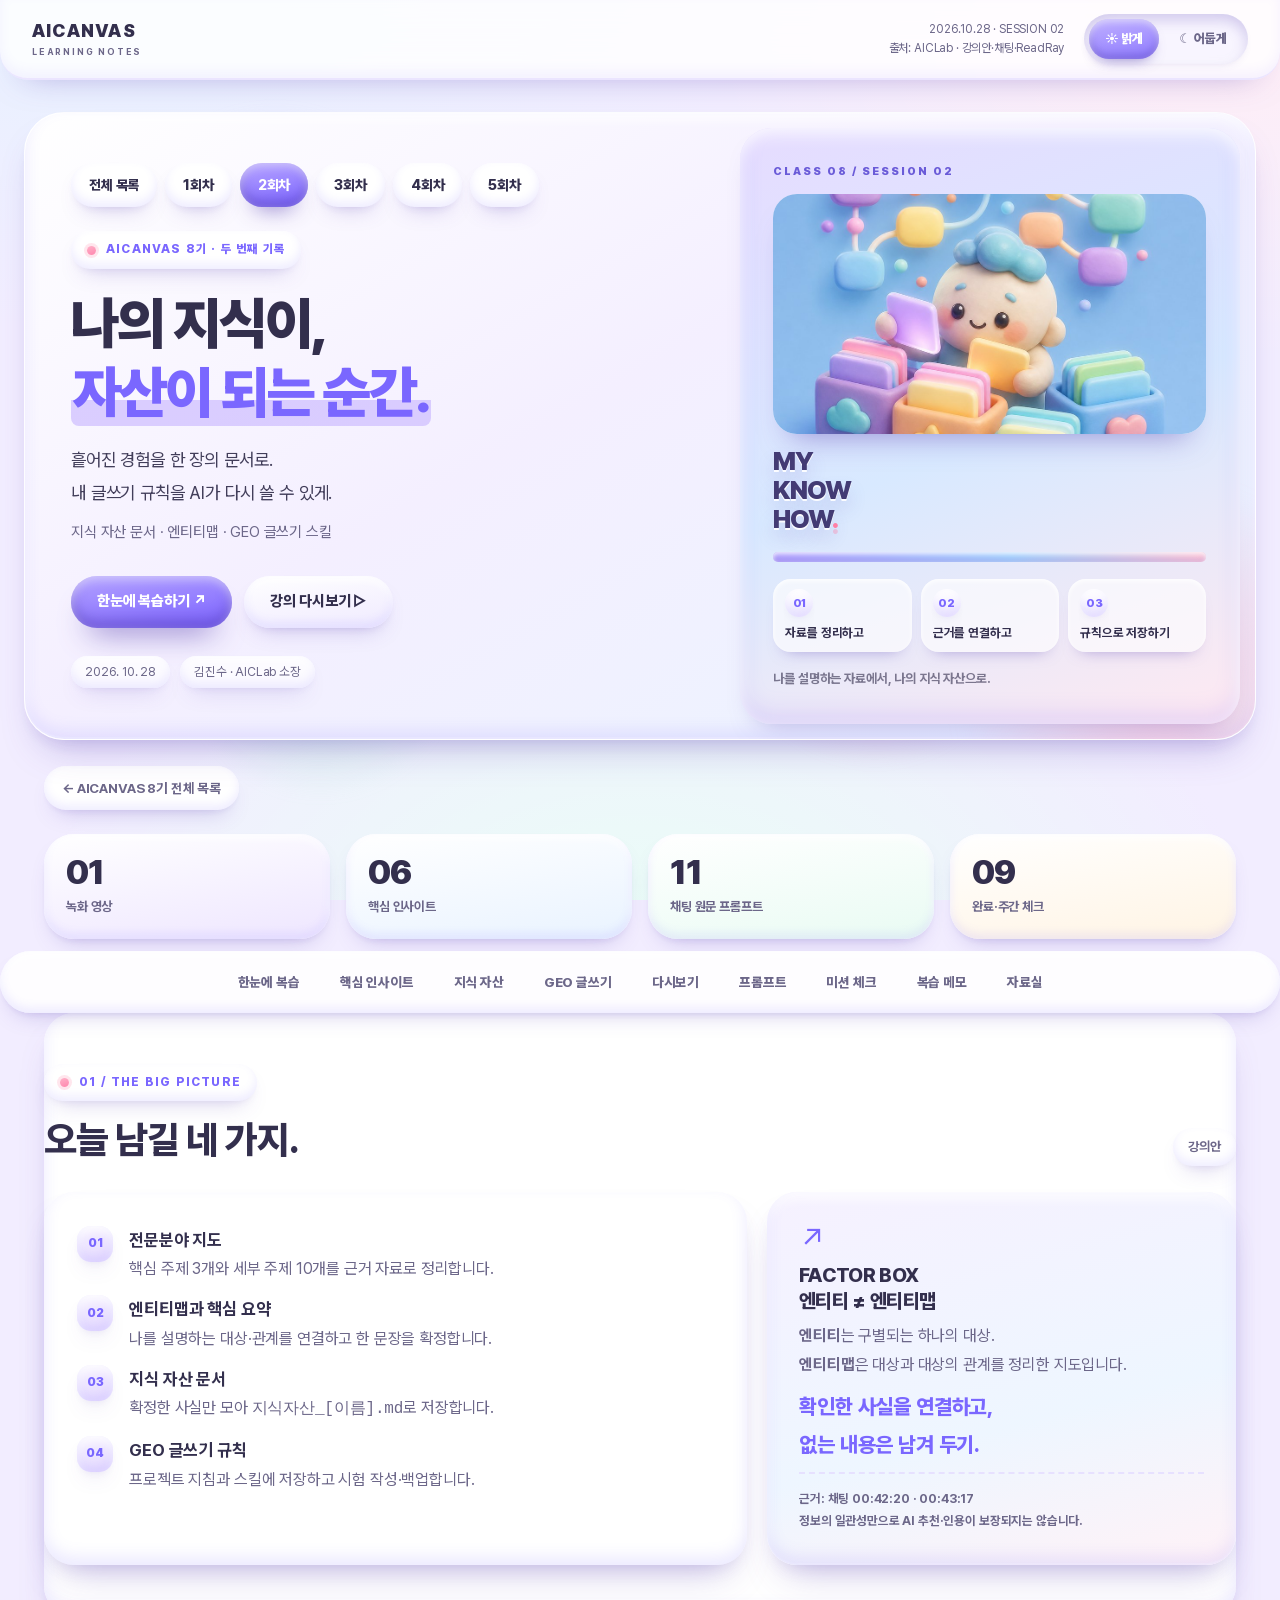
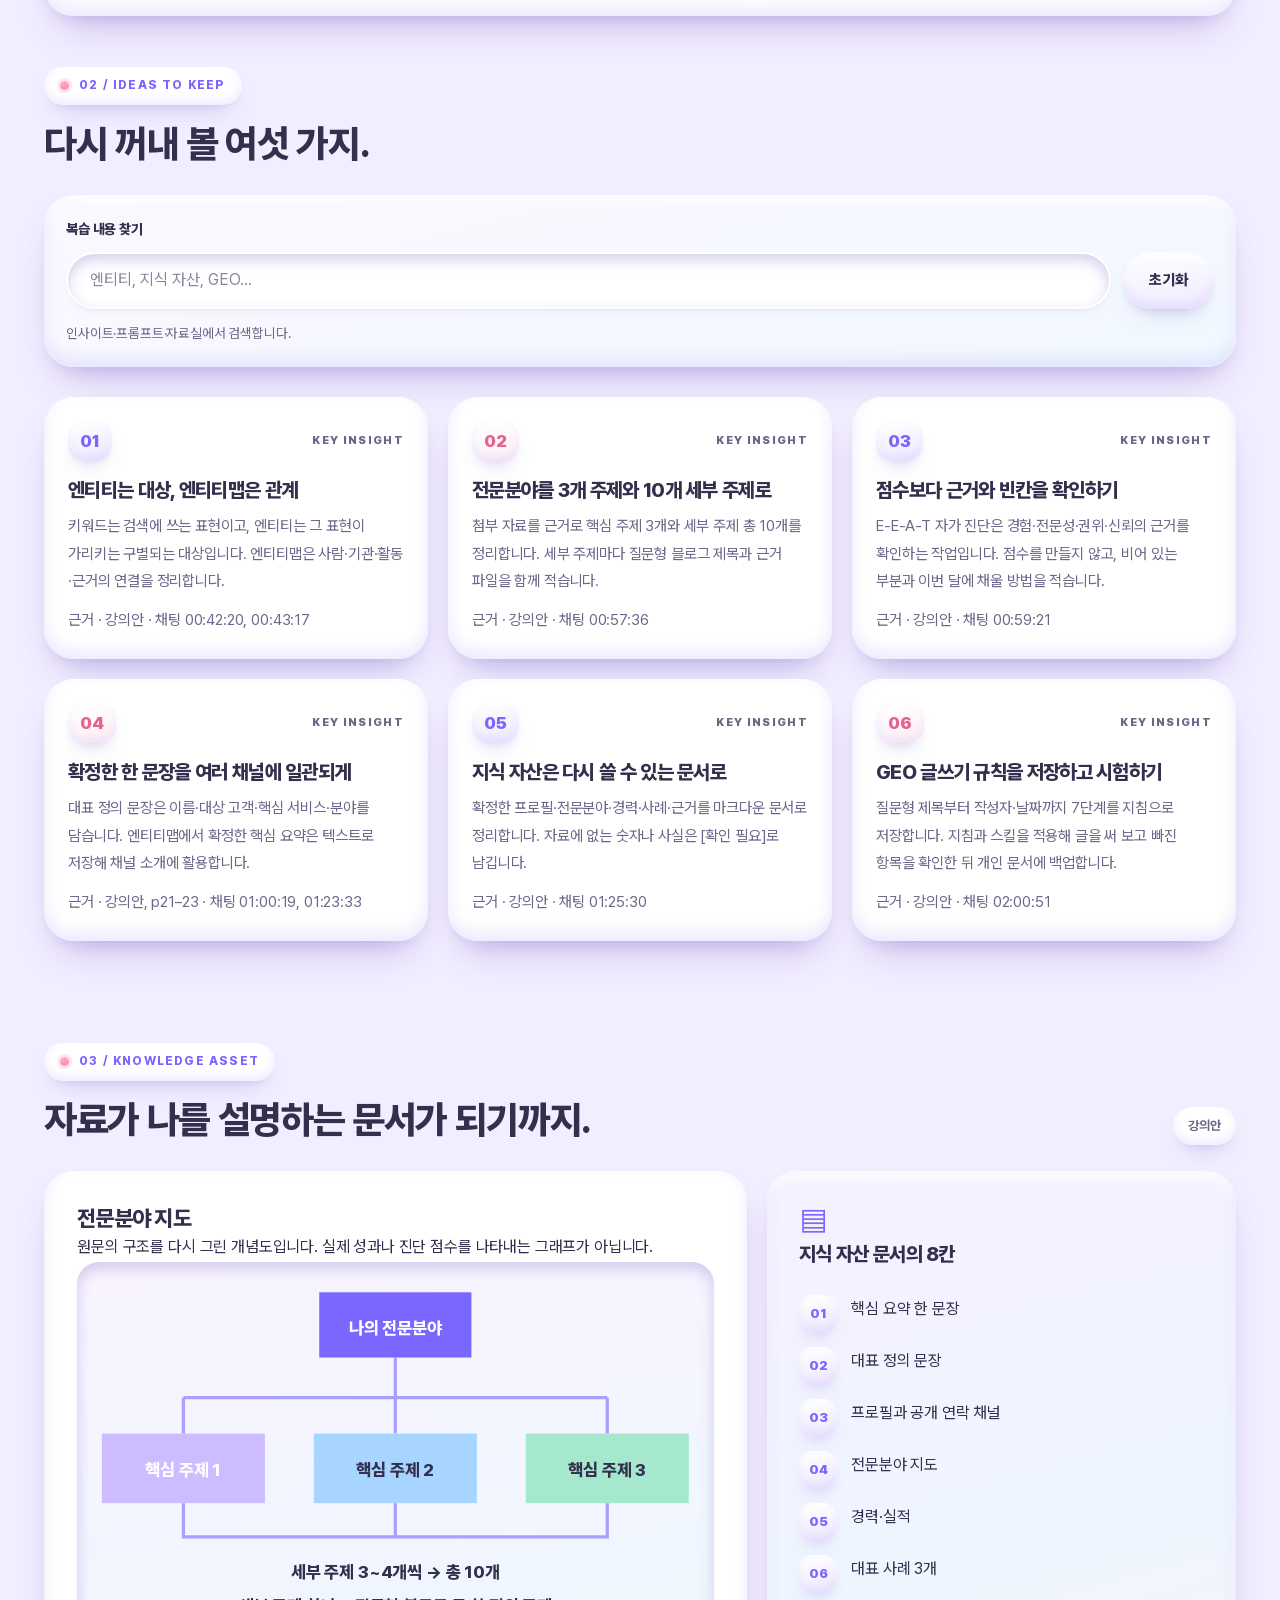
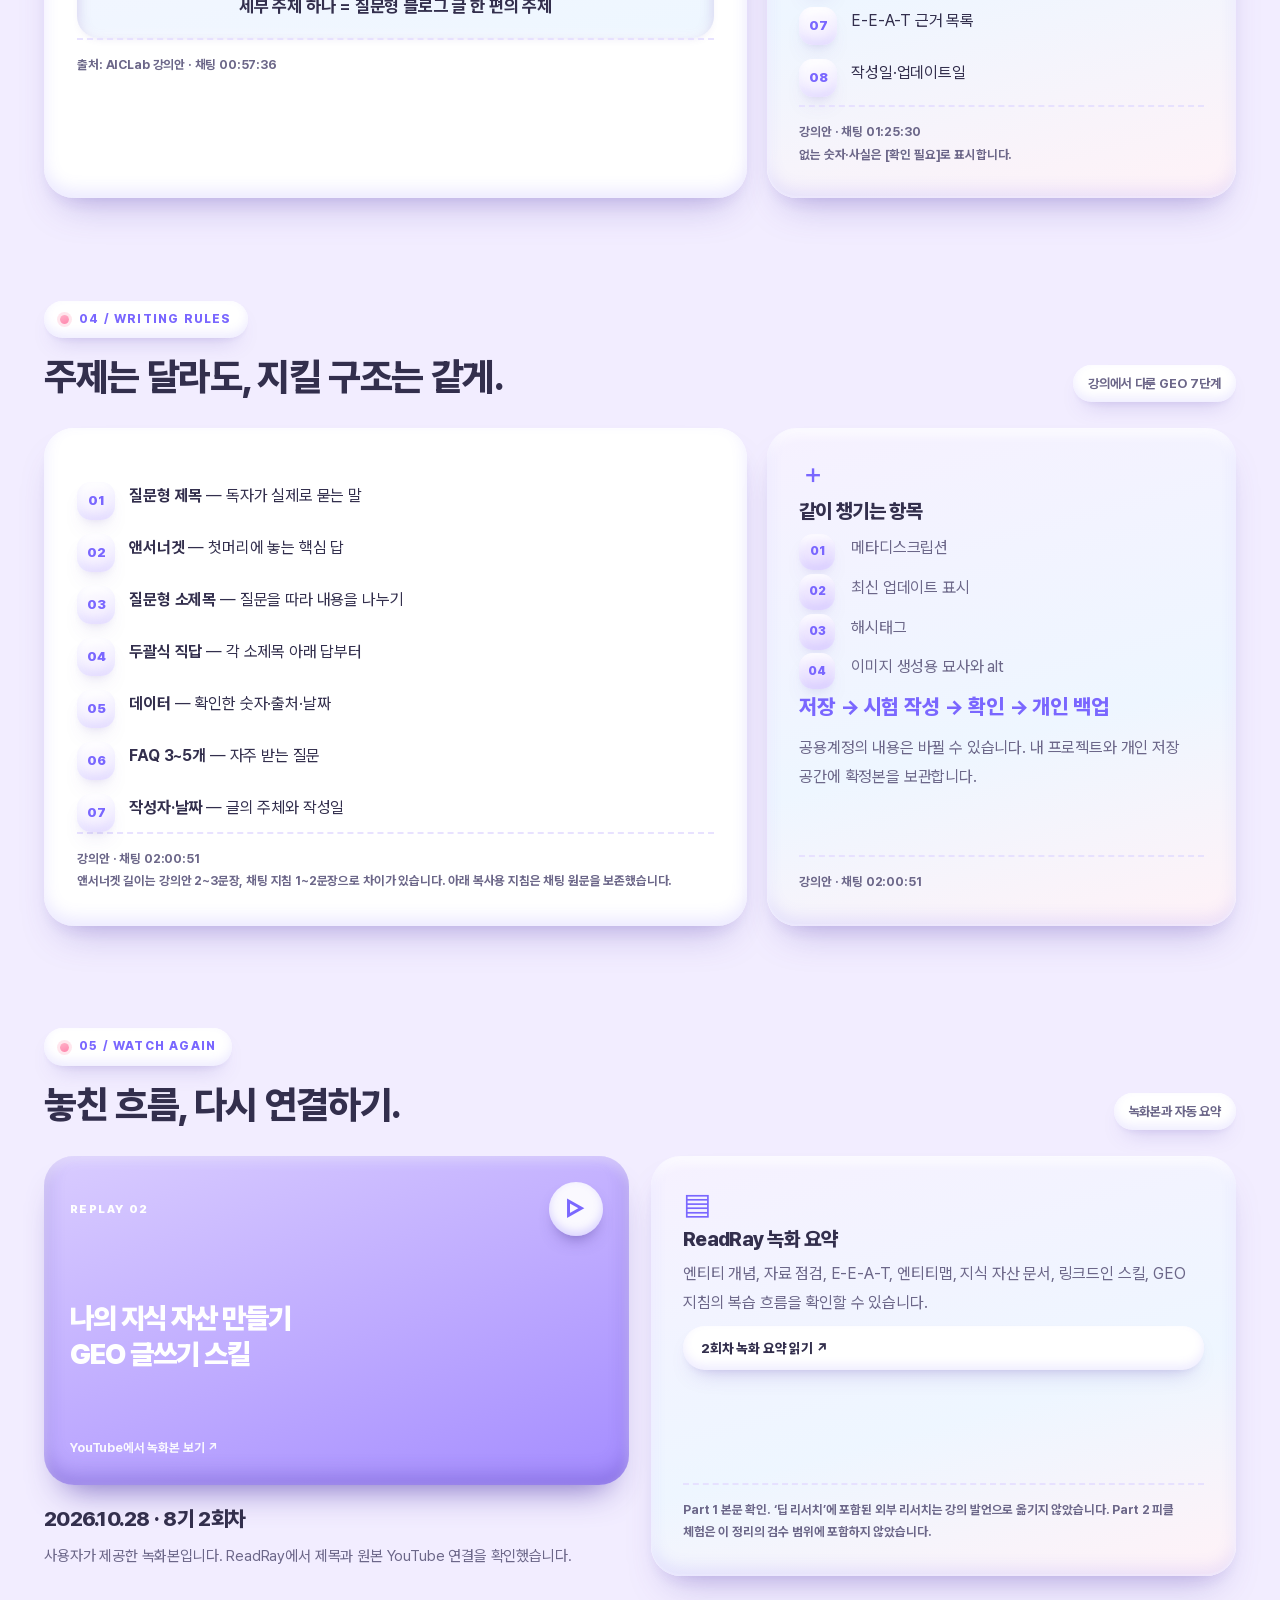
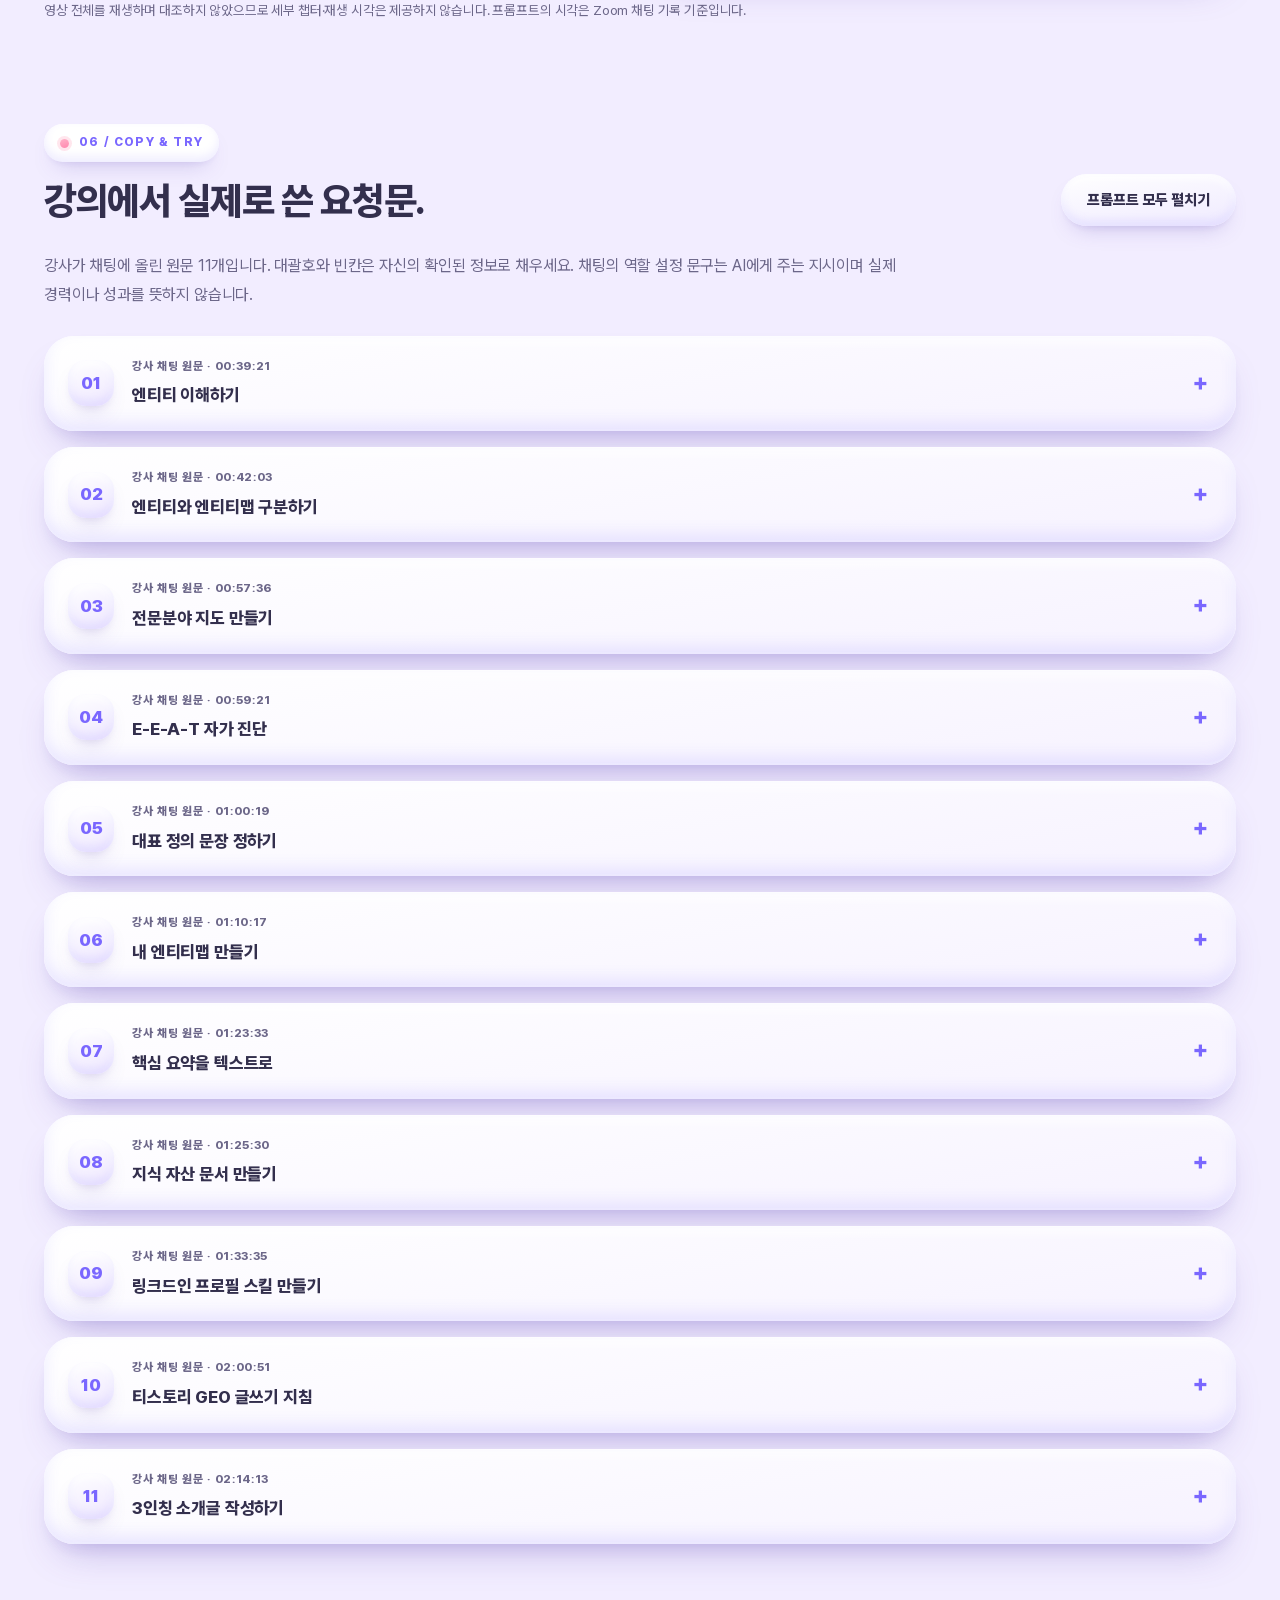
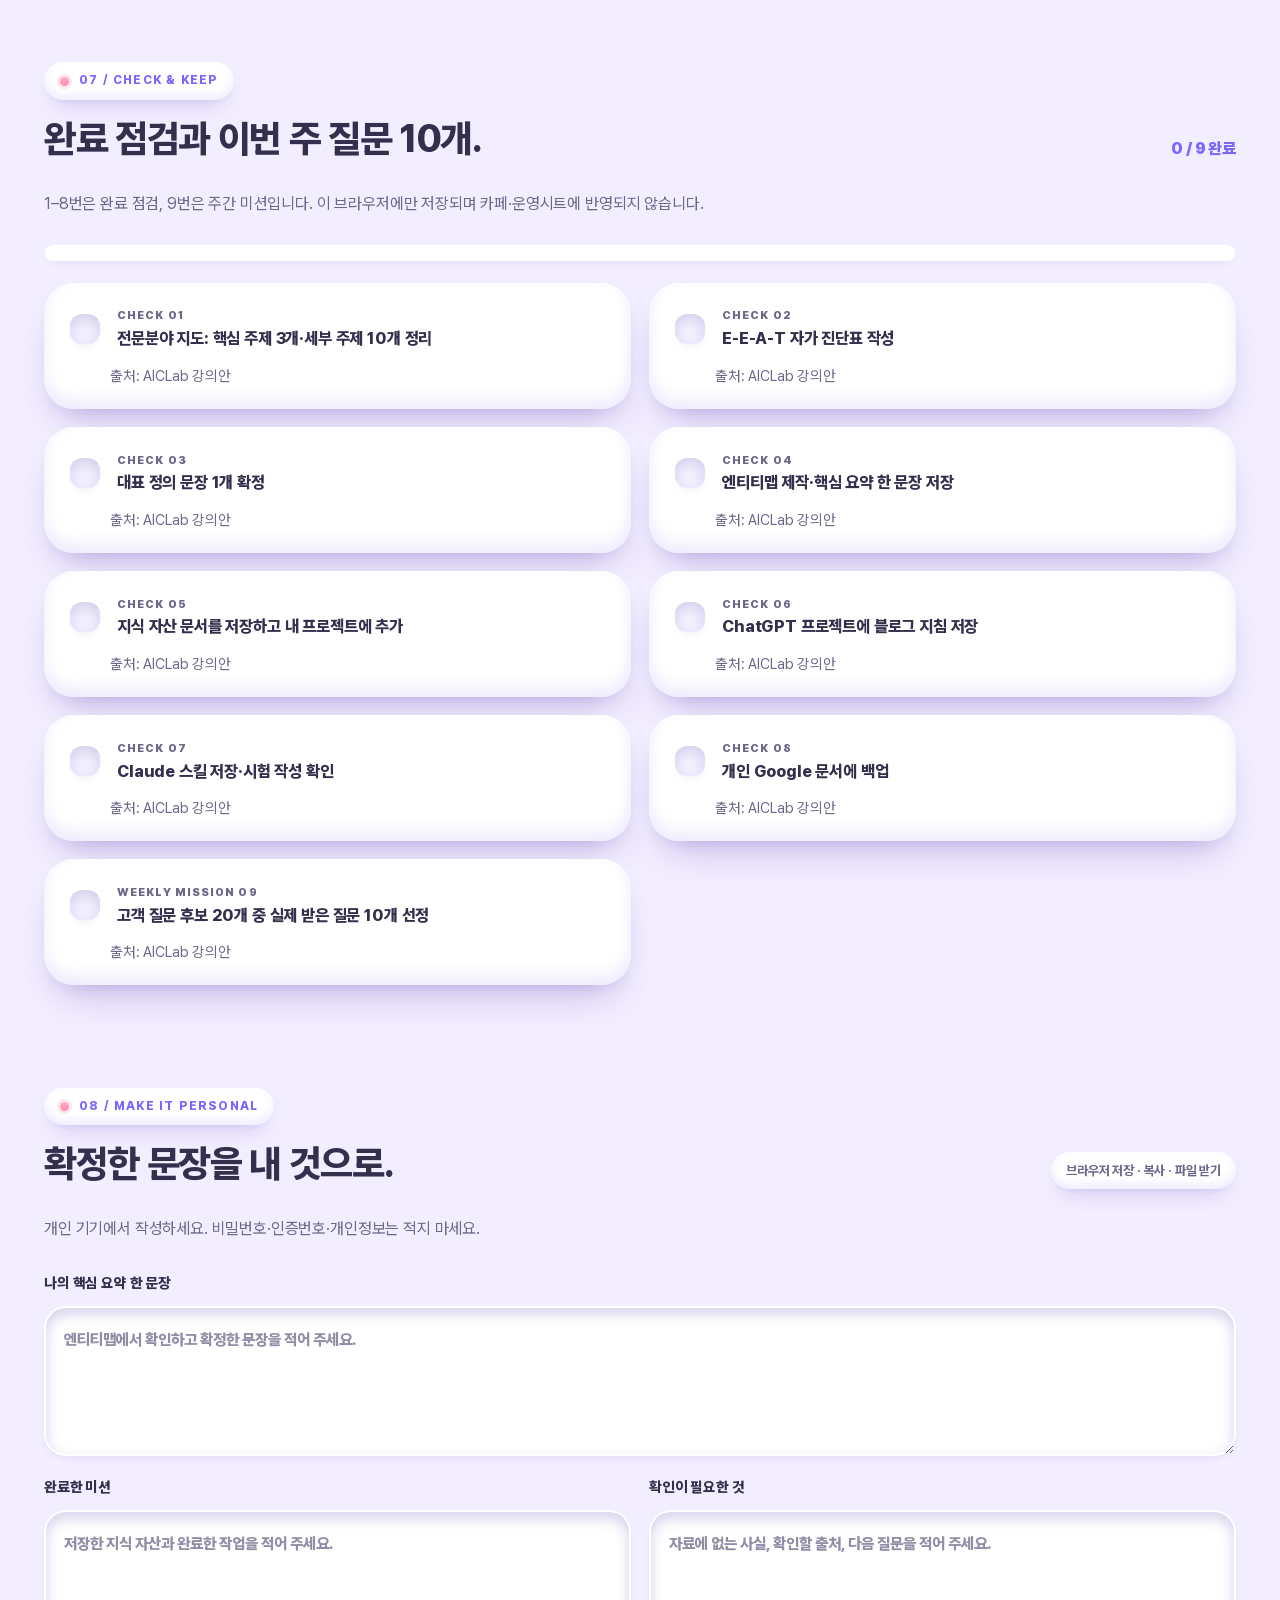
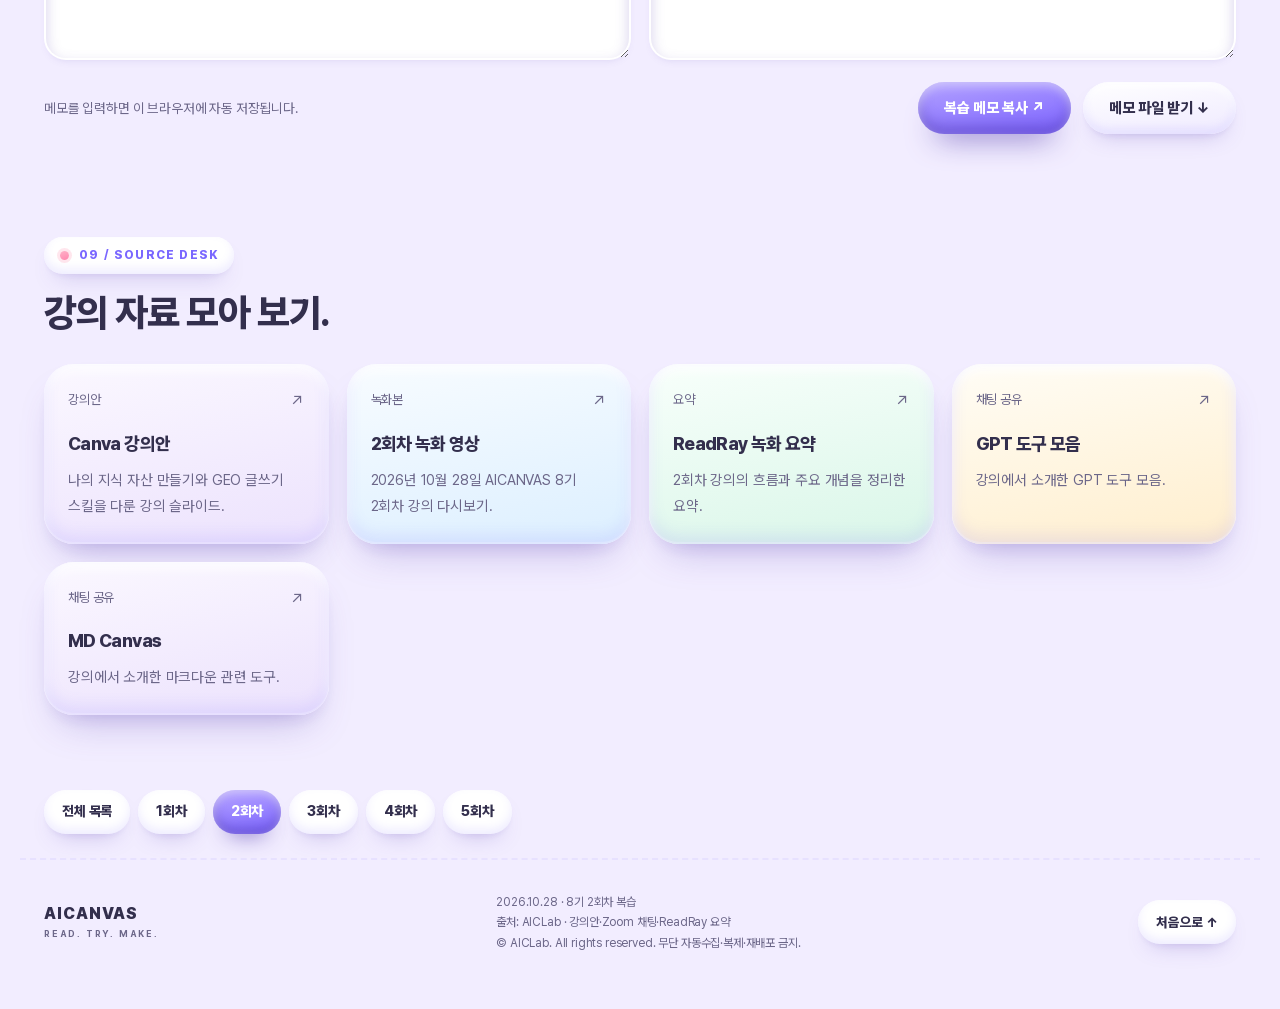
<file: sessions/02/index.html>
<!DOCTYPE html>
<html lang="ko" data-theme="light">
<head>
<meta charset="utf-8">
<meta name="viewport" content="width=device-width, initial-scale=1">
<title>AICANVAS 8기 2회차 · 나의 지식 자산 만들기</title>
<meta name="description" content="2026.10.28 AICANVAS 8기 2회차. 확인된 강의안·채팅·녹화 요약으로 지식 자산, 엔티티맵, GEO 글쓰기 규칙을 복습합니다.">
<meta name="theme-color" content="#f2edff">
<meta name="referrer" content="strict-origin-when-cross-origin">
<meta http-equiv="Content-Security-Policy" content="default-src 'self'; img-src 'self' data:; style-src 'self'; script-src 'self'; connect-src 'none'; object-src 'none'; base-uri 'self'; form-action 'none'">
<!-- 구조·콘텐츠 원본: https://aicanvas-08-01.vercel.app/ · 디자인만 클레이모피즘으로 재구성한 복습용 클론 -->
<link rel="icon" href="../../favicon.svg" type="image/svg+xml">
<link rel="stylesheet" href="../../clay.css">
<script src="../../theme.js"></script>
<script src="../../app.js" defer></script>
<script src="../../session.js" defer></script>
</head>
<body class="session-page" data-session="aicanvas-08-02" data-note-title="AICANVAS 8기 2회차 · 2026.10.28">

<a class="skip" href="#main">본문 바로가기</a>
<header class="topbar"><a class="brand" href="../../index.html" aria-label="AICANVAS 8기 전체 목록"><span>AICANVAS<small>LEARNING NOTES</small></span></a><div class="header-source"><time datetime="2026-10-28">2026.10.28 · SESSION 02</time><span>출처: AICLab · 강의안·채팅·ReadRay</span></div><div class="theme-switch" role="group" aria-label="화면 밝기"><button data-theme-set="light" aria-pressed="true">☀ 밝게</button><button data-theme-set="dark" aria-pressed="false">☾ 어둡게</button></div></header>
<main id="main">
  <section class="hero" id="top" aria-labelledby="hero-title">
    <div class="hero-copy"><!-- SESSION-LINKS --><nav class="session-links" aria-label="회차 이동"><a href="../../index.html">전체 목록</a><a href="../../sessions/01/index.html">1회차</a><a href="../../sessions/02/index.html" aria-current="page">2회차</a><a href="../../sessions/03/index.html">3회차</a><a href="../../sessions/04/index.html">4회차</a><a href="../../sessions/05/index.html">5회차</a></nav><!-- /SESSION-LINKS --><p class="eyebrow">AICANVAS 8기 · 두 번째 기록</p><h1 id="hero-title">나의 지식이,<br><em>자산이 되는 순간.</em></h1><p class="hero-lead">흩어진 경험을 한 장의 문서로.<br>내 글쓰기 규칙을 AI가 다시 쓸 수 있게.</p><p class="hero-sub">지식 자산 문서 · 엔티티맵 · GEO 글쓰기 스킬</p><div class="actions"><a class="button primary" href="#overview">한눈에 복습하기 ↗</a><a class="button secondary" href="#replay">강의 다시보기 ▷</a></div><p class="hero-meta"><time datetime="2026-10-28">2026. 10. 28</time><span>김진수 · AICLab 소장</span></p></div>
    <aside class="kinetic-art" aria-label="지식 자산을 만드는 흐름"><div class="art-kicker">CLASS 08 / SESSION 02</div><div class="art-type" aria-hidden="true">MY<br><span>KNOW</span><br>HOW<span class="red-dot">.</span></div>
<img class="clay-figure" src="../../assets/clay/session-02.jpg" alt="점토 캐릭터가 지식 카드를 폴더에 나누어 담고 연결 지도를 만드는 모습" width="1254" height="940" loading="eager" decoding="async"><div class="art-rule"></div><ol class="flow-graphic"><li><b>01</b>자료를 정리하고</li><li><b>02</b>근거를 연결하고</li><li><b>03</b>규칙으로 저장하기</li></ol><p class="art-caption">나를 설명하는 자료에서, 나의 지식 자산으로.</p></aside>
  </section>
  <div class="breadcrumb wrapper"><a href="../../index.html">← AICANVAS 8기 전체 목록</a></div>
  <div class="summary-strip wrapper"><span><strong>01</strong>녹화 영상</span><span><strong>06</strong>핵심 인사이트</span><span><strong>11</strong>채팅 원문 프롬프트</span><span><strong>09</strong>완료·주간 체크</span></div>
  <nav id="site-nav" class="wrapper" aria-label="페이지 목차"><a href="#overview">한눈에 복습</a><a href="#insights">핵심 인사이트</a><a href="#knowledge">지식 자산</a><a href="#writing">GEO 글쓰기</a><a href="#replay">다시보기</a><a href="#prompts">프롬프트</a><a href="#missions">미션 체크</a><a href="#notes">복습 메모</a><a href="#resources">자료실</a></nav>
  <div class="wrapper reading">
    <section id="overview" class="section summary-slide"><div class="section-heading"><div><p class="eyebrow">01 / THE BIG PICTURE</p><h2>오늘 남길 네 가지.</h2></div><span class="section-note">강의안</span></div><div class="chapter-layout"><article class="chapter-main"><ol class="key-points"><li><strong>전문분야 지도</strong><br>핵심 주제 3개와 세부 주제 10개를 근거 자료로 정리합니다.</li><li><strong>엔티티맵과 핵심 요약</strong><br>나를 설명하는 대상·관계를 연결하고 한 문장을 확정합니다.</li><li><strong>지식 자산 문서</strong><br>확정한 사실만 모아 <code>지식자산_[이름].md</code>로 저장합니다.</li><li><strong>GEO 글쓰기 규칙</strong><br>프로젝트 지침과 스킬에 저장하고 시험 작성·백업합니다.</li></ol></article><aside class="factor-card"><span class="factor-icon" aria-hidden="true">↗</span><h3>FACTOR BOX<br>엔티티 ≠ 엔티티맵</h3><p><strong>엔티티</strong>는 구별되는 하나의 대상.<br><strong>엔티티맵</strong>은 대상과 대상의 관계를 정리한 지도입니다.</p><p class="highlight-sentence">확인한 사실을 연결하고,<br>없는 내용은 남겨 두기.</p><p class="source-tag">근거: 채팅 00:42:20 · 00:43:17<br>정보의 일관성만으로 AI 추천·인용이 보장되지는 않습니다.</p></aside></div></section>
    <section id="insights" class="section"><div class="section-heading"><div><p class="eyebrow">02 / IDEAS TO KEEP</p><h2>다시 꺼내 볼 여섯 가지.</h2></div></div><div class="search-box"><label for="search">복습 내용 찾기</label><div><input id="search" type="search" placeholder="엔티티, 지식 자산, GEO…"><button id="search-clear" class="button secondary">초기화</button></div><p id="search-status" role="status">인사이트·프롬프트·자료실에서 검색합니다.</p></div><div class="insight-grid"><article class="insight" data-searchable=""><div class="card-top"><span>01</span><span>KEY INSIGHT</span></div><h3>엔티티는 대상, 엔티티맵은 관계</h3><p>키워드는 검색에 쓰는 표현이고, 엔티티는 그 표현이 가리키는 구별되는 대상입니다. 엔티티맵은 사람·기관·활동·근거의 연결을 정리합니다.</p><p class="source">근거 · 강의안 · 채팅 00:42:20, 00:43:17</p></article><article class="insight" data-searchable=""><div class="card-top"><span>02</span><span>KEY INSIGHT</span></div><h3>전문분야를 3개 주제와 10개 세부 주제로</h3><p>첨부 자료를 근거로 핵심 주제 3개와 세부 주제 총 10개를 정리합니다. 세부 주제마다 질문형 블로그 제목과 근거 파일을 함께 적습니다.</p><p class="source">근거 · 강의안 · 채팅 00:57:36</p></article><article class="insight" data-searchable=""><div class="card-top"><span>03</span><span>KEY INSIGHT</span></div><h3>점수보다 근거와 빈칸을 확인하기</h3><p>E-E-A-T 자가 진단은 경험·전문성·권위·신뢰의 근거를 확인하는 작업입니다. 점수를 만들지 않고, 비어 있는 부분과 이번 달에 채울 방법을 적습니다.</p><p class="source">근거 · 강의안 · 채팅 00:59:21</p></article><article class="insight" data-searchable=""><div class="card-top"><span>04</span><span>KEY INSIGHT</span></div><h3>확정한 한 문장을 여러 채널에 일관되게</h3><p>대표 정의 문장은 이름·대상 고객·핵심 서비스·분야를 담습니다. 엔티티맵에서 확정한 핵심 요약은 텍스트로 저장해 채널 소개에 활용합니다.</p><p class="source">근거 · 강의안, p21–23 · 채팅 01:00:19, 01:23:33</p></article><article class="insight" data-searchable=""><div class="card-top"><span>05</span><span>KEY INSIGHT</span></div><h3>지식 자산은 다시 쓸 수 있는 문서로</h3><p>확정한 프로필·전문분야·경력·사례·근거를 마크다운 문서로 정리합니다. 자료에 없는 숫자나 사실은 [확인 필요]로 남깁니다.</p><p class="source">근거 · 강의안 · 채팅 01:25:30</p></article><article class="insight" data-searchable=""><div class="card-top"><span>06</span><span>KEY INSIGHT</span></div><h3>GEO 글쓰기 규칙을 저장하고 시험하기</h3><p>질문형 제목부터 작성자·날짜까지 7단계를 지침으로 저장합니다. 지침과 스킬을 적용해 글을 써 보고 빠진 항목을 확인한 뒤 개인 문서에 백업합니다.</p><p class="source">근거 · 강의안 · 채팅 02:00:51</p></article></div><p id="no-results" class="callout" hidden="">검색 결과가 없습니다. 다른 단어로 검색해 보세요.</p></section>
    <section id="knowledge" class="section"><div class="section-heading"><div><p class="eyebrow">03 / KNOWLEDGE ASSET</p><h2>자료가 나를 설명하는 문서가 되기까지.</h2></div><span class="section-note">강의안</span></div><div class="chapter-layout"><article class="chapter-main"><h3>전문분야 지도</h3><p>원문의 구조를 다시 그린 개념도입니다. 실제 성과나 진단 점수를 나타내는 그래프가 아닙니다.</p><svg class="concept-map" role="img" aria-labelledby="map-title map-desc" viewBox="0 0 560 320"><title id="map-title">전문분야 지도: 나에서 핵심 주제 3개와 세부 주제 총 10개로</title><desc id="map-desc">나를 중심으로 핵심 주제 세 개가 연결됩니다. 각 주제의 세부 주제 3~4개를 합쳐 총 10개를 구성합니다. 근거: AICLab 강의안.</desc><path d="M280 75V112M85 112H475M85 112V145M280 112V145M475 112V145" stroke="#0048BA" stroke-width="3" fill="none"></path><rect x="210" y="15" width="140" height="60" fill="#000000"></rect><text x="280" y="53" text-anchor="middle" fill="#FFFFFF">나의 전문분야</text><rect x="10" y="145" width="150" height="64" fill="#0048BA"></rect><rect x="205" y="145" width="150" height="64" fill="#0048BA"></rect><rect x="400" y="145" width="150" height="64" fill="#0048BA"></rect><text x="85" y="184" text-anchor="middle" fill="#FFFFFF">핵심 주제 1</text><text x="280" y="184" text-anchor="middle" fill="#FFFFFF">핵심 주제 2</text><text x="475" y="184" text-anchor="middle" fill="#FFFFFF">핵심 주제 3</text><path d="M85 209V240H475V209M280 209V240" stroke="#0048BA" stroke-width="3" fill="none"></path><text x="280" y="278" text-anchor="middle" fill="#000000">세부 주제 3~4개씩 → 총 10개</text><text class="small-label" x="280" y="309" text-anchor="middle" fill="#535353">세부 주제 하나 = 질문형 블로그 글 한 편의 주제</text></svg><div class="mobile-map" role="img" aria-label="나의 전문분야에서 핵심 주제 세 개, 세부 주제 총 열 개로 연결"><strong>나의 전문분야</strong><span aria-hidden="true">↓</span><ol><li>핵심 주제 1</li><li>핵심 주제 2</li><li>핵심 주제 3</li></ol><span aria-hidden="true">↓</span><p><b>세부 주제 3~4개씩 → 총 10개</b><br>하나의 세부 주제 = 블로그 글 한 편의 주제</p></div><p class="source-tag">출처: AICLab 강의안 · 채팅 00:57:36</p></article><aside class="factor-card"><span class="factor-icon" aria-hidden="true">▤</span><h3>지식 자산 문서의 8칸</h3><ol class="step-list"><li>핵심 요약 한 문장</li><li>대표 정의 문장</li><li>프로필과 공개 연락 채널</li><li>전문분야 지도</li><li>경력·실적</li><li>대표 사례 3개</li><li>E-E-A-T 근거 목록</li><li>작성일·업데이트일</li></ol><p class="source-tag">강의안 · 채팅 01:25:30<br>없는 숫자·사실은 <strong>[확인 필요]</strong>로 표시합니다.</p></aside></div></section>
    <section id="writing" class="section"><div class="section-heading"><div><p class="eyebrow">04 / WRITING RULES</p><h2>주제는 달라도, 지킬 구조는 같게.</h2></div><span class="section-note">강의에서 다룬 GEO 7단계</span></div><div class="chapter-layout"><article class="chapter-main"><ol class="step-list"><li><span><strong>질문형 제목</strong> — 독자가 실제로 묻는 말</span></li><li><span><strong>앤서너겟</strong> — 첫머리에 놓는 핵심 답</span></li><li><span><strong>질문형 소제목</strong> — 질문을 따라 내용을 나누기</span></li><li><span><strong>두괄식 직답</strong> — 각 소제목 아래 답부터</span></li><li><span><strong>데이터</strong> — 확인한 숫자·출처·날짜</span></li><li><span><strong>FAQ 3~5개</strong> — 자주 받는 질문</span></li><li><span><strong>작성자·날짜</strong> — 글의 주체와 작성일</span></li></ol><p class="source-tag">강의안 · 채팅 02:00:51<br>앤서너겟 길이는 강의안 2~3문장, 채팅 지침 1~2문장으로 차이가 있습니다. 아래 복사용 지침은 채팅 원문을 보존했습니다.</p></article><aside class="factor-card"><span class="factor-icon" aria-hidden="true">＋</span><h3>같이 챙기는 항목</h3><ul class="key-points"><li>메타디스크립션</li><li>최신 업데이트 표시</li><li>해시태그</li><li>이미지 생성용 묘사와 alt</li></ul><p class="highlight-sentence">저장 → 시험 작성 → 확인 → 개인 백업</p><p>공용계정의 내용은 바뀔 수 있습니다. 내 프로젝트와 개인 저장 공간에 확정본을 보관합니다.</p><p class="source-tag">강의안 · 채팅 02:00:51</p></aside></div></section>
    <section id="replay" class="section"><div class="section-heading"><div><p class="eyebrow">05 / WATCH AGAIN</p><h2>놓친 흐름, 다시 연결하기.</h2></div><span class="section-note">녹화본과 자동 요약</span></div><div class="replay-grid"><article class="replay"><a class="video-cover" href="https://youtu.be/ve7NAiAVYjs" target="_blank" rel="noopener noreferrer"><span>REPLAY 02 <span class="play">▷</span></span><strong>나의 지식 자산 만들기<br>GEO 글쓰기 스킬</strong><small>YouTube에서 녹화본 보기 ↗</small></a><h3>2026.10.28 · 8기 2회차</h3><p>사용자가 제공한 녹화본입니다. ReadRay에서 제목과 원본 YouTube 연결을 확인했습니다.</p></article><article class="factor-card"><span class="factor-icon" aria-hidden="true">▤</span><h3>ReadRay 녹화 요약</h3><p>엔티티 개념, 자료 점검, E-E-A-T, 엔티티맵, 지식 자산 문서, 링크드인 스킬, GEO 지침의 복습 흐름을 확인할 수 있습니다.</p><a class="text-link" href="https://readray.ai/digest/11940929/15843716?noteVersionId=15218026" target="_blank" rel="noopener noreferrer">2회차 녹화 요약 읽기 ↗</a><p class="source-tag">Part 1 본문 확인. ‘딥 리서치’에 포함된 외부 리서치는 강의 발언으로 옮기지 않았습니다. Part 2 피클 체험은 이 정리의 검수 범위에 포함하지 않았습니다.</p></article></div><p class="footnote">영상 전체를 재생하며 대조하지 않았으므로 세부 챕터·재생 시각은 제공하지 않습니다. 프롬프트의 시각은 Zoom 채팅 기록 기준입니다.</p></section>
    <section id="prompts" class="section"><div class="section-heading"><div><p class="eyebrow">06 / COPY &amp; TRY</p><h2>강의에서 실제로 쓴 요청문.</h2></div><button id="expand-prompts" class="button secondary" aria-expanded="false">프롬프트 모두 펼치기</button></div><p class="intro">강사가 채팅에 올린 원문 11개입니다. 대괄호와 빈칸은 자신의 확인된 정보로 채우세요. 채팅의 역할 설정 문구는 AI에게 주는 지시이며 실제 경력이나 성과를 뜻하지 않습니다.</p><details class="prompt" data-searchable=""><summary><span class="number">01</span><span><small>강사 채팅 원문 · 00:39:21</small>엔티티 이해하기</span><span class="plus" aria-hidden="true">＋</span></summary><div class="prompt-body"><p>강의안 · P00 · 채팅 00:39:21</p><pre id="prompt-1">GEO 마케팅에서 엔티티가 뭐야?</pre><button class="button" data-copy="prompt-1">1번 프롬프트 복사 ↗</button></div></details><details class="prompt" data-searchable=""><summary><span class="number">02</span><span><small>강사 채팅 원문 · 00:42:03</small>엔티티와 엔티티맵 구분하기</span><span class="plus" aria-hidden="true">＋</span></summary><div class="prompt-body"><p>Zoom 채팅 · 채팅 00:42:03</p><pre id="prompt-2">그러면 엔티티맵이랑 뭐가 달라?</pre><button class="button" data-copy="prompt-2">2번 프롬프트 복사 ↗</button></div></details><details class="prompt" data-searchable=""><summary><span class="number">03</span><span><small>강사 채팅 원문 · 00:57:36</small>전문분야 지도 만들기</span><span class="plus" aria-hidden="true">＋</span></summary><div class="prompt-body"><p>강의안 · P02 · 채팅 00:57:36</p><pre id="prompt-3">위의 답변과 첨부자료를 근거로 나의 전문분야 지도를 만들어 주세요.
1. 핵심 주제 3개 (각 한 줄 설명)
2. 핵심 주제마다 세부 주제 3~4개씩, 모두 합쳐 10개
3. 세부 주제마다 블로그 글 제목 1개 (사람들이 실제로 묻는 질문형)
4. 주제마다 근거가 된 파일 이름
표로 정리하고, 자료에 없는 내용은 추측하지 말고 '자료 없음'으로 적어 주세요.</pre><button class="button" data-copy="prompt-3">3번 프롬프트 복사 ↗</button></div></details><details class="prompt" data-searchable=""><summary><span class="number">04</span><span><small>강사 채팅 원문 · 00:59:21</small>E-E-A-T 자가 진단</span><span class="plus" aria-hidden="true">＋</span></summary><div class="prompt-body"><p>강의안 · P03 · 채팅 00:59:21</p><pre id="prompt-4">방금 만든 전문분야 지도와 첨부 자료로 E-E-A-T 자가 진단을 해 주세요.
- 경험(Experience): 직접 해 본 일 · 현장 사례
- 전문성(Expertise): 자격증 · 학력 · 경력 연수
- 권위(Authoritativeness): 수상 · 저서 · 언론 · 출강
- 신뢰(Trustworthiness): 실명 · 연락처 · 출처 · 날짜
항목별로 ① 자료에 있는 근거 ② 비어 있는 부분 ③ 이번 달에 채울 수 있는 방법 1가지를 표로 정리해 주세요.
점수는 매기지 말고, 근거는 자료에 있는 것만 적어 주세요.</pre><button class="button" data-copy="prompt-4">4번 프롬프트 복사 ↗</button></div></details><details class="prompt" data-searchable=""><summary><span class="number">05</span><span><small>강사 채팅 원문 · 01:00:19</small>대표 정의 문장 정하기</span><span class="plus" aria-hidden="true">＋</span></summary><div class="prompt-body"><p>강의안 · P04 · 채팅 01:00:19</p><pre id="prompt-5">나의 대표 정의 문장을 3가지 버전으로 만들어 주세요.
공식: [이름]은 [대상 고객]에게 [핵심 서비스]를 제공하는 [분야] 전문가입니다.
- 이름: [ ]
- 대상 고객: [ ]
- 핵심 서비스: [ ]
- 분야: [ ]
예시: 김진수는 40~60대 비전공 수강생과 기관을 대상으로 AI활용교육과 GEO마케팅 컨설팅을 하는 AI활용교육 &amp; GEO마케팅전문가입니다.
조건
1. 한 문장
2. 과장하는 형용사 없이
3. 3개 중 1개는 자료에 있는 숫자나 실적 1개를 넣은 버전</pre><button class="button" data-copy="prompt-5">5번 프롬프트 복사 ↗</button></div></details><details class="prompt" data-searchable=""><summary><span class="number">06</span><span><small>강사 채팅 원문 · 01:10:17</small>내 엔티티맵 만들기</span><span class="plus" aria-hidden="true">＋</span></summary><div class="prompt-body"><p>강의안 · P05 · 채팅 01:10:17</p><pre id="prompt-6">위 이미지를 참조해서
[내 이름] [생성형 AI 강사]의
엔티티맵을 만들어 줘
이 대화에서 정리한 내 자료만 근거로 채우고, 없는 내용은 [확인 필요]로 표시해 줘</pre><button class="button" data-copy="prompt-6">6번 프롬프트 복사 ↗</button></div></details><details class="prompt" data-searchable=""><summary><span class="number">07</span><span><small>강사 채팅 원문 · 01:23:33</small>핵심 요약을 텍스트로</span><span class="plus" aria-hidden="true">＋</span></summary><div class="prompt-body"><p>강의안 · P06 · 채팅 01:23:33</p><pre id="prompt-7">핵심 요약만 텍스트로 바꿔 줘</pre><button class="button" data-copy="prompt-7">7번 프롬프트 복사 ↗</button></div></details><details class="prompt" data-searchable=""><summary><span class="number">08</span><span><small>강사 채팅 원문 · 01:25:30</small>지식 자산 문서 만들기</span><span class="plus" aria-hidden="true">＋</span></summary><div class="prompt-body"><p>강의안 · P07 · 채팅 01:25:30</p><pre id="prompt-8">지금까지 이 대화에서 확정한 내용으로 '지식 자산 문서'를 마크다운(.md) 파일로 만들어 주세요.
파일 이름: 지식자산_[이름].md
구성
1. 핵심 요약 한 문장 (엔티티맵 맨 아래 문장 그대로)
2. 대표 정의 문장
3. 프로필 (이름 · 소속 · 직함 · 공개 연락 채널)
4. 전문분야 지도 (핵심 주제 3 · 세부 주제 10)
5. 경력 · 실적 (숫자는 자료에 적힌 그대로)
6. 대표 사례 3개 (상황 → 한 일 → 결과)
7. E-E-A-T 근거 목록
8. 작성일 · 업데이트일
자료에 없는 숫자나 사실은 넣지 말고 [확인 필요]로 표시해 주세요.</pre><button class="button" data-copy="prompt-8">8번 프롬프트 복사 ↗</button></div></details><details class="prompt" data-searchable=""><summary><span class="number">09</span><span><small>강사 채팅 원문 · 01:33:35</small>링크드인 프로필 스킬 만들기</span><span class="plus" aria-hidden="true">＋</span></summary><div class="prompt-body"><p>Zoom 채팅 실습 · 채팅 01:33:35</p><pre id="prompt-9">역할
당신은 링크드인(LinkedIn) 퍼스널 브랜딩 전문가입니다.

맥락
사용자는 채용 담당자와 원하는 업계 네트워크의 눈에 띄는 링크드인 프로필을 원합니다.

작업
헤드라인·소개(About)·경력 항목을 검색에 잘 걸리고 매력적으로 다시 쓰세요.

단계
1 사용자의 대상 독자·희망 직무·핵심 키워드 파악
2 직무·가치·키워드를 결합한 220자 이내 헤드라인 3안 작성
3 첫 문장 훅·핵심 강점·근거·행동 유도(CTA)를 담은 소개글 초안 작성
4 사용자의 실제 사실만으로 경력 항목을 성과 중심 문장으로 재작성
5 보유 기술·대표 콘텐츠(Featured)·간단한 게시 루틴 추천

출력 형식
헤드라인 3안
소개글 초안
재작성한 경력 항목
핵심 기술과 키워드 목록
프로필 체크리스트와 게시물 아이디어

마지막 단계 · 스킬 만들기
위 내용을 기반으로 「링크드인 프로필 최적화」 스킬(Agent Skill)을 만들어줘.
1 대상·목적·말투·입력값처럼 꼭 필요한 정보가 빠졌다면 먼저 짧게 최대 3개만 질문해줘
2 "linkedin-profile-optimizer/" 폴더와 그 안에 SKILL.md 파일을 만들어줘
3 SKILL.md 맨 위에 YAML 프런트매터로 name: linkedin-profile-optimizer 와 description(무엇을 하는 스킬인지 + 언제 쓰는지 한 줄)을 넣어줘
4 위의 역할·맥락·작업·단계·출력 형식을 실행 지침으로 정리하고, 입력/출력 예시 1개를 추가해줘
5 완성된 SKILL.md 전체를 저장할 수 있게 하나의 코드 블록으로 보여줘</pre><button class="button" data-copy="prompt-9">9번 프롬프트 복사 ↗</button></div></details><details class="prompt" data-searchable=""><summary><span class="number">10</span><span><small>강사 채팅 원문 · 02:00:51</small>티스토리 GEO 글쓰기 지침</span><span class="plus" aria-hidden="true">＋</span></summary><div class="prompt-body"><p>강의안 · P08 · 채팅 02:00:51</p><pre id="prompt-10">[역할]
당신은 15년 경력의 데이터 기반 디지털 마케터이자 티스토리 전문 블로거입니다.
구글 SEO와 생성형 AI 검색 최적화(GEO) 원리를 완벽히 이해하고 있습니다.
[항상 지킬 글 구조 — GEO 7단계]
① 질문형 제목 3개 제안 ② 첫 문단에 앤서너겟(1~2문장 완결형 직답)
③ H2 소제목은 질문형 3~5개 ④ 각 소제목 아래 두괄식 직답 먼저
⑤ 연도·기관·출처가 있는 데이터 문장 (없는 수치는 [확인 필요]로 표시)
⑥ FAQ 3~5개 ⑦ 하단에 작성자 직함·약력·작성일 연락처 _________________ 홈페이지 ______________________
----
하단에 작성자와 작성일 삽입하기
작성자 정보
작성자 : ____________
직 함 : ____________
소 속 : ____________
주요 분야 : ____________
작성일 : ______년 ___월 ____일
출처:
[함께 출력할 것]
· 썸네일 이미지 1장 + 본문 이미지 1~2장의 '생성용 묘사'와 alt(이미지 설명)
· 메타디스크립션(150자 이내) + 해시태그 10개
[문체]
정중한 존댓말, 단문 위주, 전문용어는 쉽게 풀어서. 과장 없이 근거 중심.</pre><button class="button" data-copy="prompt-10">10번 프롬프트 복사 ↗</button></div></details><details class="prompt" data-searchable=""><summary><span class="number">11</span><span><small>강사 채팅 원문 · 02:14:13</small>3인칭 소개글 작성하기</span><span class="plus" aria-hidden="true">＋</span></summary><div class="prompt-body"><p>Zoom 채팅 실습 · 채팅 02:14:13</p><pre id="prompt-11">위 자료를 기반으로 위 사람을 소개하는 3인칭 티스토리글을 작성해줘</pre><button class="button" data-copy="prompt-11">11번 프롬프트 복사 ↗</button></div></details></section>
    <section id="missions" class="section"><div class="section-heading"><div><p class="eyebrow">07 / CHECK &amp; KEEP</p><h2>완료 점검과 이번 주 질문 10개.</h2></div><strong id="mission-count" role="status">0 / 9 완료</strong></div><p class="intro">1–8번은 완료 점검, 9번은 주간 미션입니다. 이 브라우저에만 저장되며 카페·운영시트에 반영되지 않습니다.</p><progress id="mission-progress" max="9" value="0" aria-label="미션 완료 수"></progress><div class="mission-grid"><article class="mission"><label><input type="checkbox" data-mission="1"><span><small>CHECK 01</small><strong>전문분야 지도: 핵심 주제 3개·세부 주제 10개 정리</strong></span></label><div class="mission-body"><p>출처: AICLab 강의안</p></div></article><article class="mission"><label><input type="checkbox" data-mission="2"><span><small>CHECK 02</small><strong>E-E-A-T 자가 진단표 작성</strong></span></label><div class="mission-body"><p>출처: AICLab 강의안</p></div></article><article class="mission"><label><input type="checkbox" data-mission="3"><span><small>CHECK 03</small><strong>대표 정의 문장 1개 확정</strong></span></label><div class="mission-body"><p>출처: AICLab 강의안</p></div></article><article class="mission"><label><input type="checkbox" data-mission="4"><span><small>CHECK 04</small><strong>엔티티맵 제작·핵심 요약 한 문장 저장</strong></span></label><div class="mission-body"><p>출처: AICLab 강의안</p></div></article><article class="mission"><label><input type="checkbox" data-mission="5"><span><small>CHECK 05</small><strong>지식 자산 문서를 저장하고 내 프로젝트에 추가</strong></span></label><div class="mission-body"><p>출처: AICLab 강의안</p></div></article><article class="mission"><label><input type="checkbox" data-mission="6"><span><small>CHECK 06</small><strong>ChatGPT 프로젝트에 블로그 지침 저장</strong></span></label><div class="mission-body"><p>출처: AICLab 강의안</p></div></article><article class="mission"><label><input type="checkbox" data-mission="7"><span><small>CHECK 07</small><strong>Claude 스킬 저장·시험 작성 확인</strong></span></label><div class="mission-body"><p>출처: AICLab 강의안</p></div></article><article class="mission"><label><input type="checkbox" data-mission="8"><span><small>CHECK 08</small><strong>개인 Google 문서에 백업</strong></span></label><div class="mission-body"><p>출처: AICLab 강의안</p></div></article><article class="mission"><label><input type="checkbox" data-mission="9"><span><small>WEEKLY MISSION 09</small><strong>고객 질문 후보 20개 중 실제 받은 질문 10개 선정</strong></span></label><div class="mission-body"><p>출처: AICLab 강의안</p></div></article></div></section>
    <section id="notes" class="section"><div class="section-heading"><div><p class="eyebrow">08 / MAKE IT PERSONAL</p><h2>확정한 문장을 내 것으로.</h2></div><span class="section-note">브라우저 저장 · 복사 · 파일 받기</span></div><p class="intro">개인 기기에서 작성하세요. 비밀번호·인증번호·개인정보는 적지 마세요.</p><div class="notes-grid"><label class="wide" for="note-identity">나의 핵심 요약 한 문장<textarea id="note-identity" data-note="identity" data-label="나의 핵심 요약 한 문장" maxlength="4000" placeholder="엔티티맵에서 확인하고 확정한 문장을 적어 주세요."></textarea></label><label for="note-mission">완료한 미션<textarea id="note-mission" data-note="mission" maxlength="4000" placeholder="저장한 지식 자산과 완료한 작업을 적어 주세요."></textarea></label><label for="note-question">확인이 필요한 것<textarea id="note-question" data-note="question" data-label="확인이 필요한 것" maxlength="4000" placeholder="자료에 없는 사실, 확인할 출처, 다음 질문을 적어 주세요."></textarea></label></div><div class="notes-toolbar"><p id="save-status" role="status">메모를 입력하면 이 브라우저에 자동 저장됩니다.</p><div class="actions"><button id="copy-notes" class="button primary">복습 메모 복사 ↗</button><button id="download-notes" class="button secondary">메모 파일 받기 ↓</button></div></div></section>
    <section id="resources" class="section"><div class="section-heading"><div><p class="eyebrow">09 / SOURCE DESK</p><h2>강의 자료 모아 보기.</h2></div></div><div class="resource-grid"><a class="resource" href="https://futurelinklab.my.canva.site/2026-10-28-ai-8-2-pptx" target="_blank" rel="noopener noreferrer" data-searchable=""><span class="resource-top"><small>강의안</small><span aria-hidden="true">↗</span></span><h3>Canva 강의안</h3><p>나의 지식 자산 만들기와 GEO 글쓰기 스킬을 다룬 강의 슬라이드.</p></a><a class="resource" href="https://youtu.be/ve7NAiAVYjs" target="_blank" rel="noopener noreferrer" data-searchable=""><span class="resource-top"><small>녹화본</small><span aria-hidden="true">↗</span></span><h3>2회차 녹화 영상</h3><p>2026년 10월 28일 AICANVAS 8기 2회차 강의 다시보기.</p></a><a class="resource" href="https://readray.ai/digest/11940929/15843716?noteVersionId=15218026" target="_blank" rel="noopener noreferrer" data-searchable=""><span class="resource-top"><small>요약</small><span aria-hidden="true">↗</span></span><h3>ReadRay 녹화 요약</h3><p>2회차 강의의 흐름과 주요 개념을 정리한 요약.</p></a><a class="resource" href="https://jskim-gpts.vercel.app/" target="_blank" rel="noopener noreferrer" data-searchable=""><span class="resource-top"><small>채팅 공유</small><span aria-hidden="true">↗</span></span><h3>GPT 도구 모음</h3><p>강의에서 소개한 GPT 도구 모음.</p></a><a class="resource" href="https://md-canvas-aiclab.vercel.app/" target="_blank" rel="noopener noreferrer" data-searchable=""><span class="resource-top"><small>채팅 공유</small><span aria-hidden="true">↗</span></span><h3>MD Canvas</h3><p>강의에서 소개한 마크다운 관련 도구.</p></a></div></section>
  </div>
<div class="wrapper"><!-- SESSION-LINKS --><nav class="session-links" aria-label="회차 이동"><a href="../../index.html">전체 목록</a><a href="../../sessions/01/index.html">1회차</a><a href="../../sessions/02/index.html" aria-current="page">2회차</a><a href="../../sessions/03/index.html">3회차</a><a href="../../sessions/04/index.html">4회차</a><a href="../../sessions/05/index.html">5회차</a></nav><!-- /SESSION-LINKS --></div></main>
<footer class="wrapper"><div class="brand"><span>AICANVAS<small>READ. TRY. MAKE.</small></span></div><p>2026.10.28 · 8기 2회차 복습<br>출처: AICLab · 강의안·Zoom 채팅·ReadRay 요약<br>© AICLab. All rights reserved. 무단 자동수집·복제·재배포 금지.</p><a class="text-link" href="#top">처음으로 ↑</a></footer>
<div id="toast" class="toast" role="status" aria-live="polite"></div><dialog id="copy-fallback"><h2>직접 복사해 주세요</h2><p>브라우저가 자동 복사를 허용하지 않았습니다. 아래 내용을 선택해 복사하세요.</p><textarea id="copy-fallback-text" readonly="" aria-label="복사할 내용"></textarea><button id="close-copy" class="button primary">닫기</button></dialog>
<noscript><p class="wrapper">내용과 링크는 읽을 수 있습니다. 검색·복사·체크·메모 저장은 JavaScript가 필요합니다.</p></noscript>


</body>
</html>
</file>
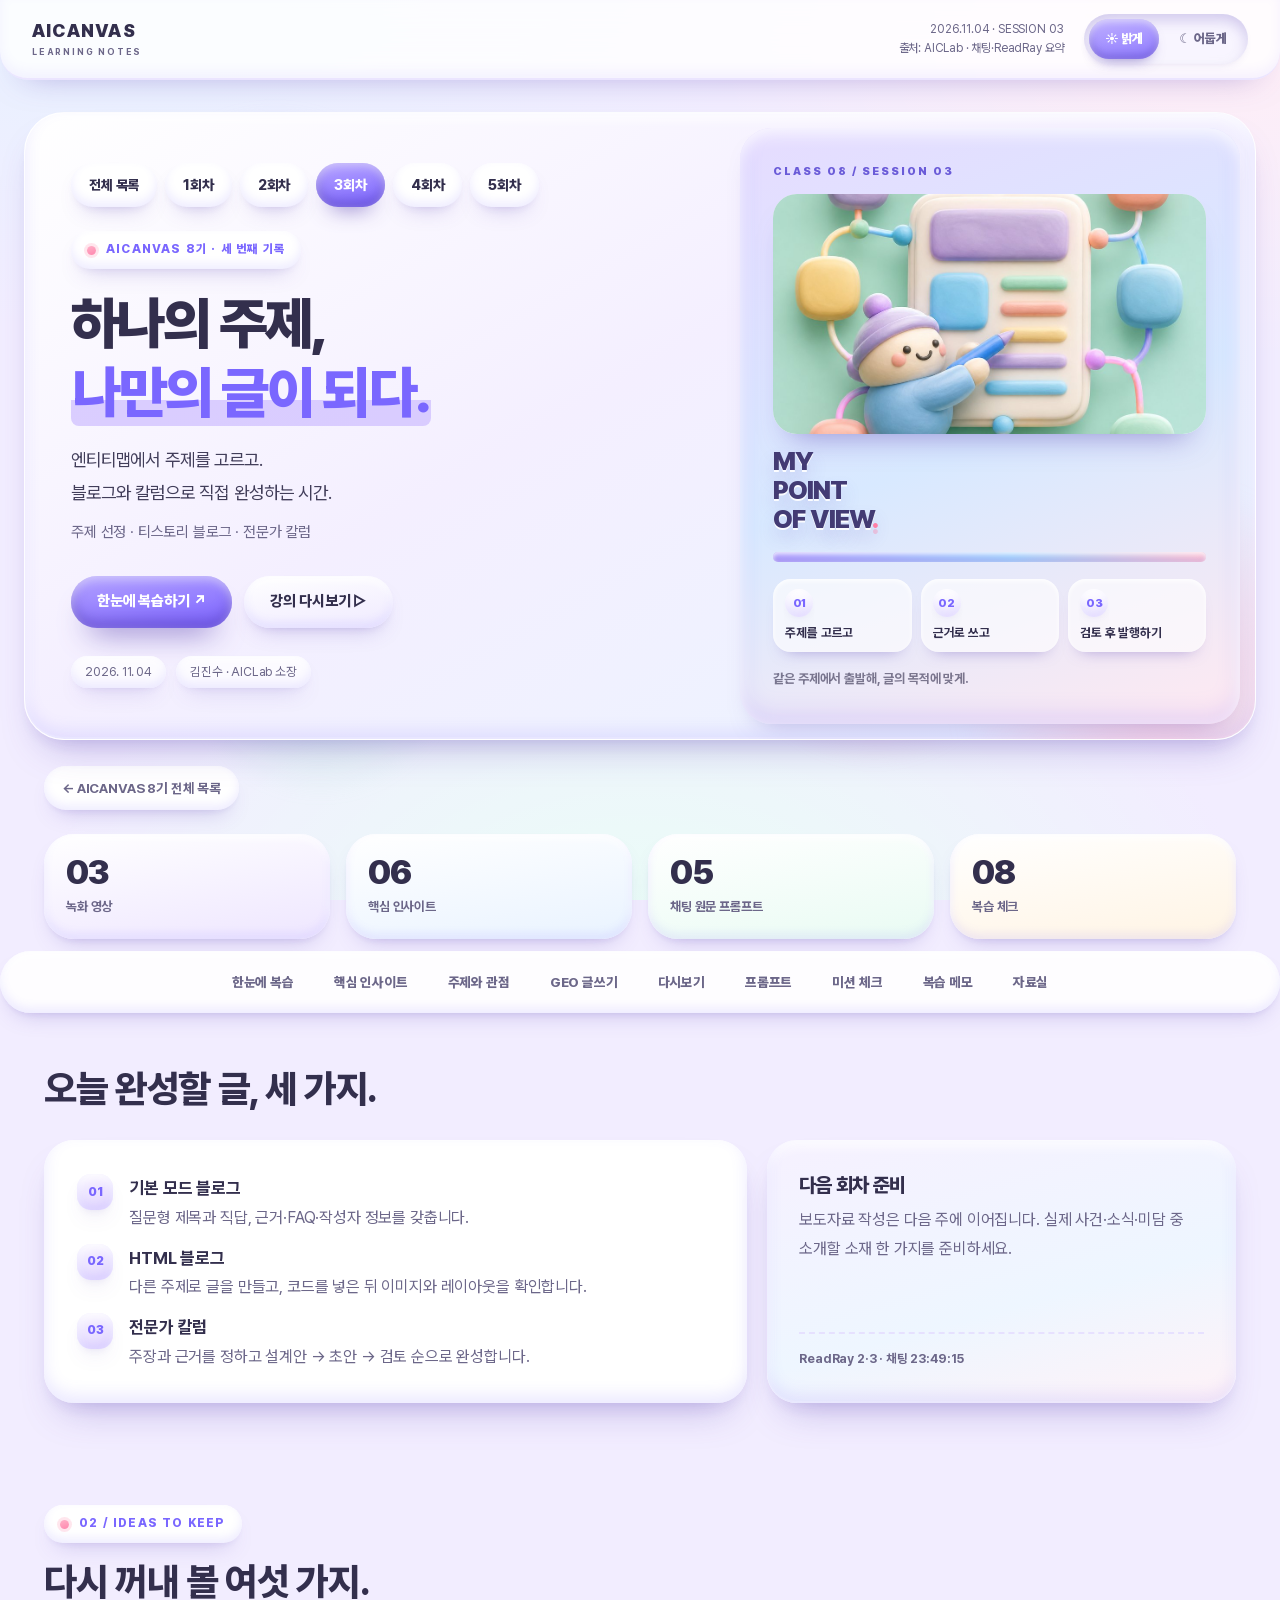
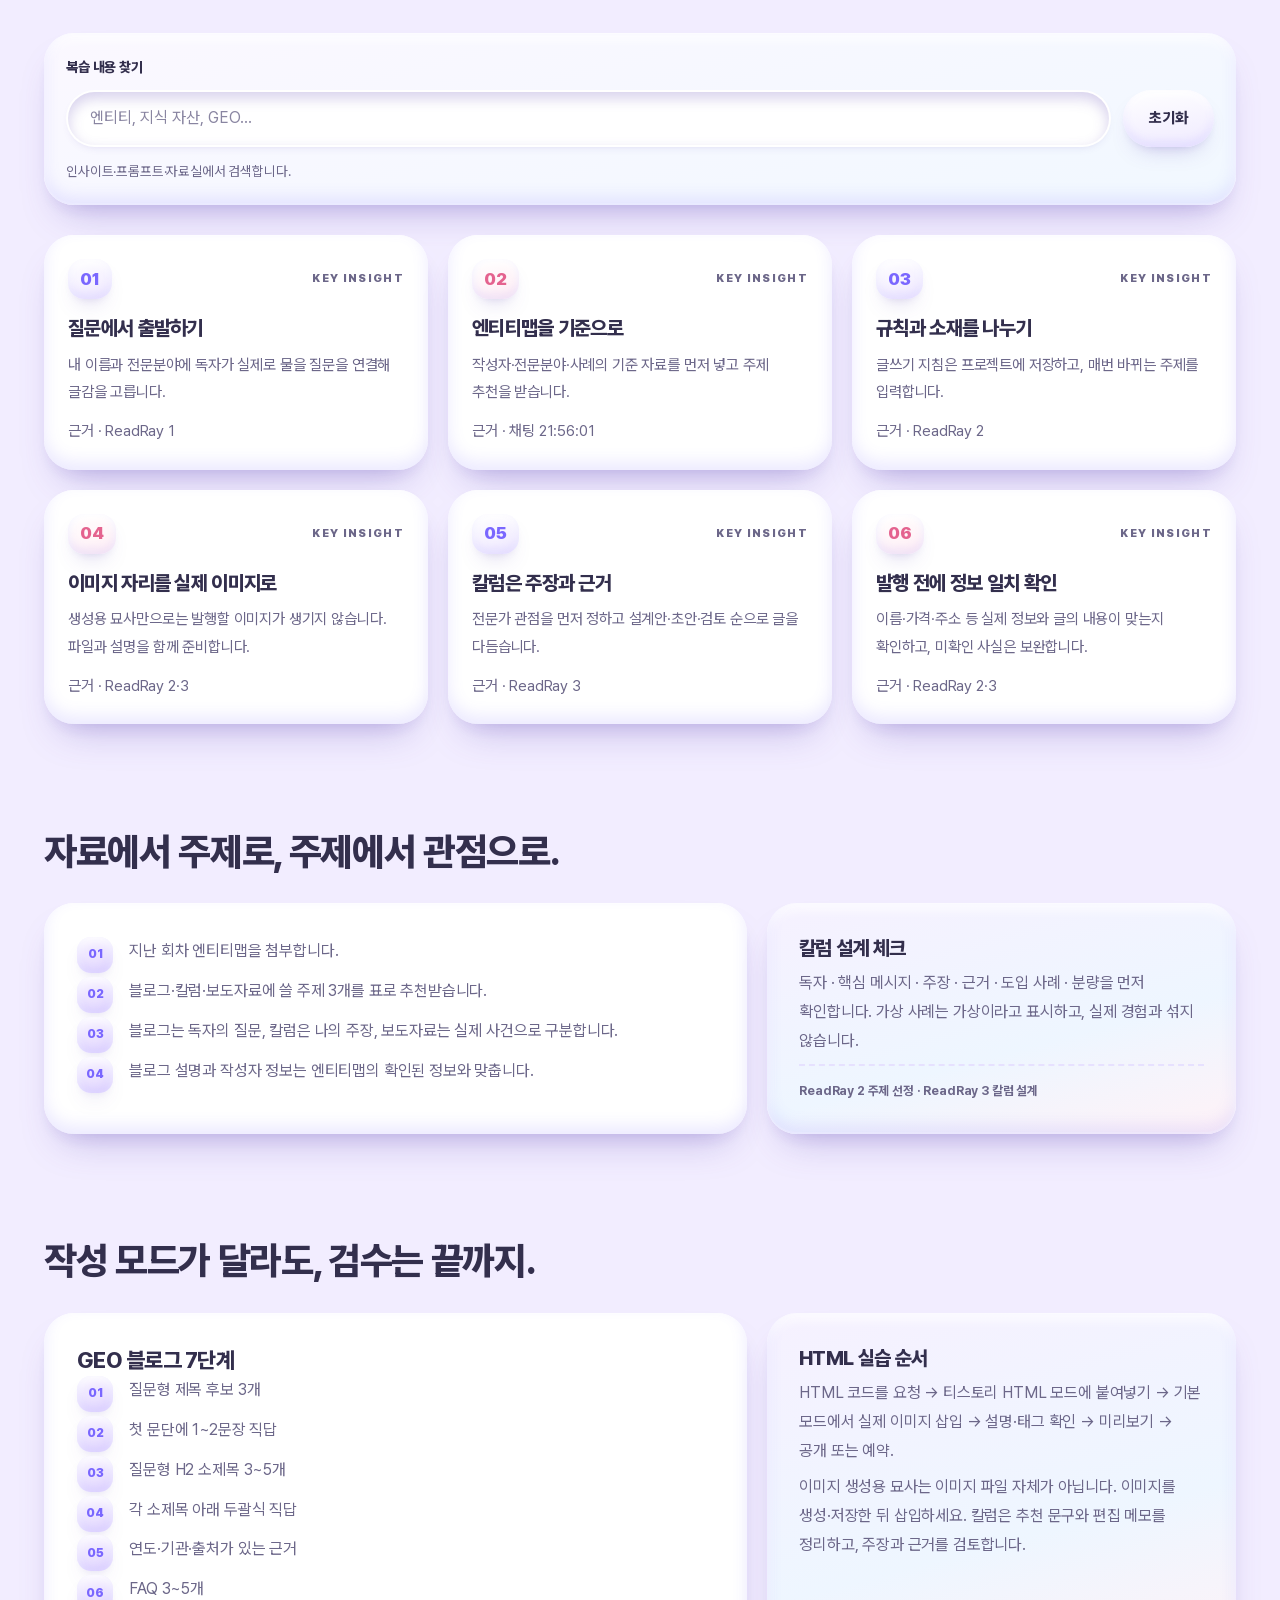
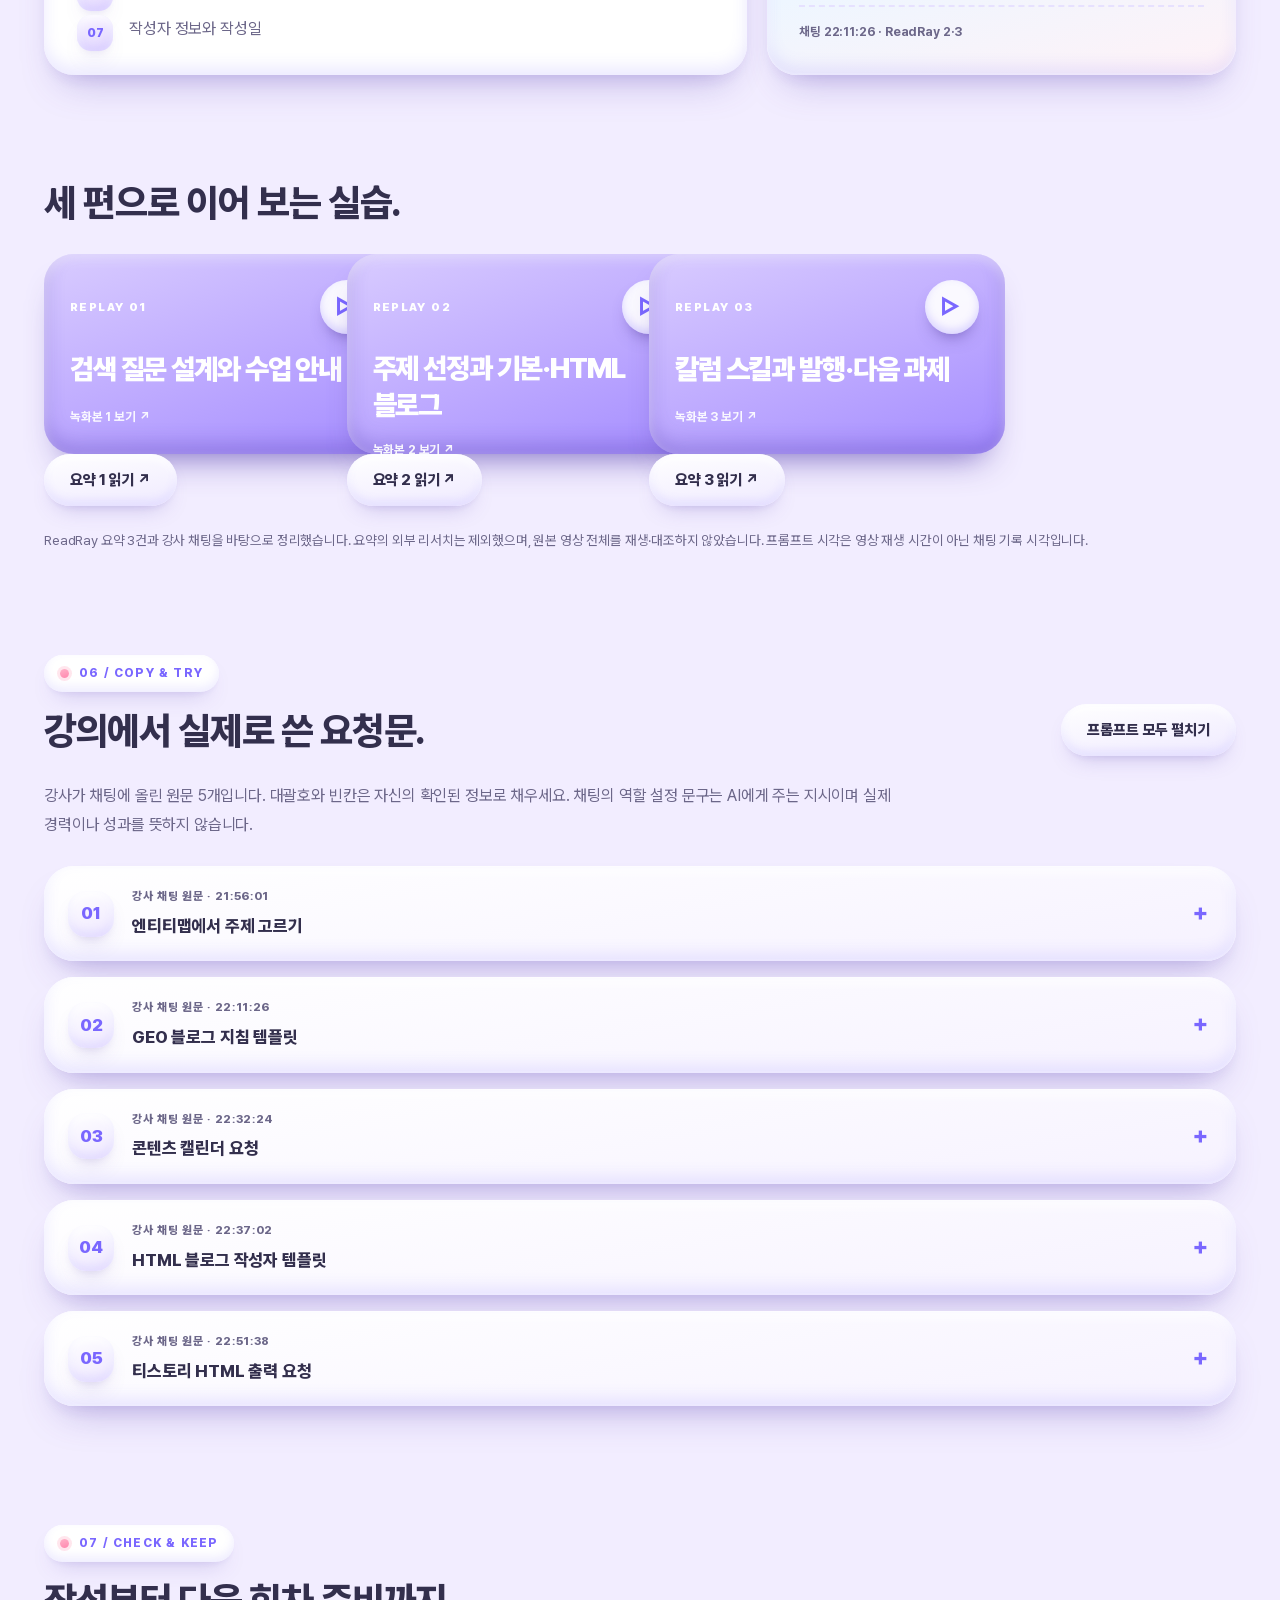
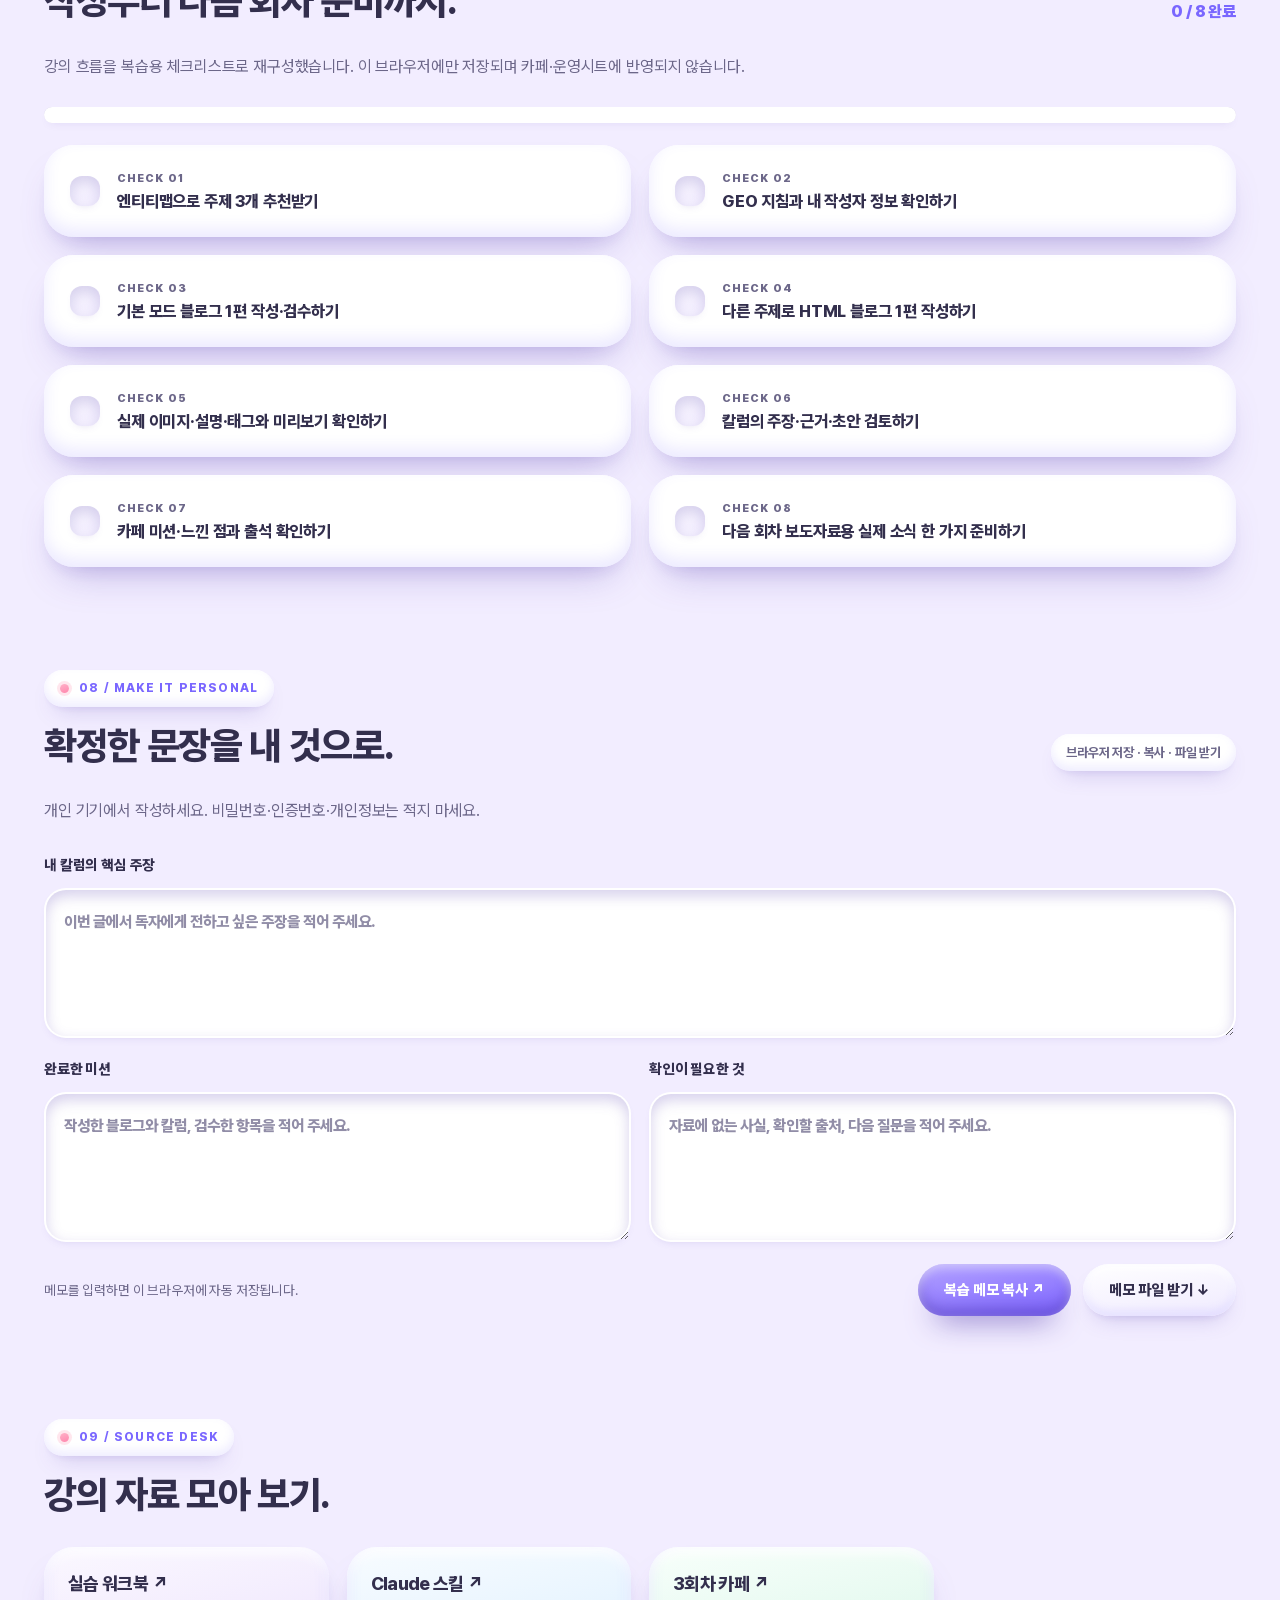
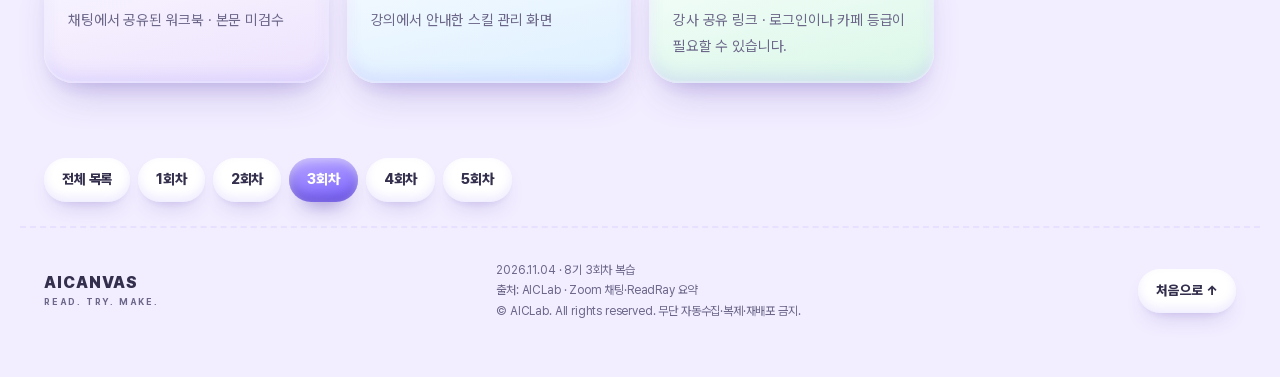
<file: sessions/03/index.html>
<!DOCTYPE html>
<html lang="ko" data-theme="light">
<head>
<meta charset="utf-8">
<meta name="viewport" content="width=device-width, initial-scale=1">
<title>AICANVAS 8기 3회차 · 엔티티맵에서 블로그와 칼럼으로</title>
<meta name="description" content="2026.11.04 AICANVAS 8기 3회차. 엔티티맵 주제 선정부터 티스토리 기본·HTML 블로그, 전문가 칼럼까지 복습합니다.">
<meta name="theme-color" content="#f2edff">
<meta name="referrer" content="strict-origin-when-cross-origin">
<meta http-equiv="Content-Security-Policy" content="default-src 'self'; img-src 'self' data:; style-src 'self'; script-src 'self'; connect-src 'none'; object-src 'none'; base-uri 'self'; form-action 'none'">
<!-- 구조·콘텐츠 원본: https://aicanvas-08-01.vercel.app/ · 디자인만 클레이모피즘으로 재구성한 복습용 클론 -->
<link rel="icon" href="../../favicon.svg" type="image/svg+xml">
<link rel="stylesheet" href="../../clay.css">
<script src="../../theme.js"></script>
<script src="../../app.js" defer></script>
<script src="../../session.js" defer></script>
</head>
<body class="session-page" data-session="aicanvas-08-03" data-note-title="AICANVAS 8기 3회차 · 2026.11.04">

<a class="skip" href="#main">본문 바로가기</a>
<header class="topbar"><a class="brand" href="../../index.html" aria-label="AICANVAS 8기 전체 목록"><span>AICANVAS<small>LEARNING NOTES</small></span></a><div class="header-source"><time datetime="2026-11-04">2026.11.04 · SESSION 03</time><span>출처: AICLab · 채팅·ReadRay 요약</span></div><div class="theme-switch" role="group" aria-label="화면 밝기"><button data-theme-set="light" aria-pressed="true">☀ 밝게</button><button data-theme-set="dark" aria-pressed="false">☾ 어둡게</button></div></header>
<main id="main">
  <section class="hero" id="top" aria-labelledby="hero-title">
    <div class="hero-copy"><!-- SESSION-LINKS --><nav class="session-links" aria-label="회차 이동"><a href="../../index.html">전체 목록</a><a href="../../sessions/01/index.html">1회차</a><a href="../../sessions/02/index.html">2회차</a><a href="../../sessions/03/index.html" aria-current="page">3회차</a><a href="../../sessions/04/index.html">4회차</a><a href="../../sessions/05/index.html">5회차</a></nav><!-- /SESSION-LINKS --><p class="eyebrow">AICANVAS 8기 · 세 번째 기록</p><h1 id="hero-title">하나의 주제,<br><em>나만의 글이 되다.</em></h1><p class="hero-lead">엔티티맵에서 주제를 고르고.<br>블로그와 칼럼으로 직접 완성하는 시간.</p><p class="hero-sub">주제 선정 · 티스토리 블로그 · 전문가 칼럼</p><div class="actions"><a class="button primary" href="#overview">한눈에 복습하기 ↗</a><a class="button secondary" href="#replay">강의 다시보기 ▷</a></div><p class="hero-meta"><time datetime="2026-11-04">2026. 11. 04</time><span>김진수 · AICLab 소장</span></p></div>
    <aside class="kinetic-art" aria-label="지식 자산을 만드는 흐름"><div class="art-kicker">CLASS 08 / SESSION 03</div><div class="art-type" aria-hidden="true">MY<br><span>POINT</span><br>OF VIEW<span class="red-dot">.</span></div>
<img class="clay-figure" src="../../assets/clay/session-03.jpg" alt="점토 캐릭터가 연결 고리를 이어 블로그 글로 완성하는 모습" width="1254" height="940" loading="eager" decoding="async"><div class="art-rule"></div><ol class="flow-graphic"><li><b>01</b>주제를 고르고</li><li><b>02</b>근거로 쓰고</li><li><b>03</b>검토 후 발행하기</li></ol><p class="art-caption">같은 주제에서 출발해, 글의 목적에 맞게.</p></aside>
  </section>
  <div class="breadcrumb wrapper"><a href="../../index.html">← AICANVAS 8기 전체 목록</a></div>
  <div class="summary-strip wrapper"><span><strong>03</strong>녹화 영상</span><span><strong>06</strong>핵심 인사이트</span><span><strong>05</strong>채팅 원문 프롬프트</span><span><strong>08</strong>복습 체크</span></div>
  <details class="mobile-menu" open=""><summary>☰ 복습 목차</summary><nav id="site-nav" class="wrapper" aria-label="페이지 목차"><a href="#overview">한눈에 복습</a><a href="#insights">핵심 인사이트</a><a href="#knowledge">주제와 관점</a><a href="#writing">GEO 글쓰기</a><a href="#replay">다시보기</a><a href="#prompts">프롬프트</a><a href="#missions">미션 체크</a><a href="#notes">복습 메모</a><a href="#resources">자료실</a></nav></details>
  <div class="wrapper reading">
    <section id="overview" class="section"><div class="section-heading"><h2>오늘 완성할 글, 세 가지.</h2></div><div class="chapter-layout"><article class="chapter-main"><ol class="key-points"><li><strong>기본 모드 블로그</strong><br>질문형 제목과 직답, 근거·FAQ·작성자 정보를 갖춥니다.</li><li><strong>HTML 블로그</strong><br>다른 주제로 글을 만들고, 코드를 넣은 뒤 이미지와 레이아웃을 확인합니다.</li><li><strong>전문가 칼럼</strong><br>주장과 근거를 정하고 설계안 → 초안 → 검토 순으로 완성합니다.</li></ol></article><aside class="factor-card"><h3>다음 회차 준비</h3><p>보도자료 작성은 다음 주에 이어집니다. 실제 사건·소식·미담 중 소개할 소재 한 가지를 준비하세요.</p><p class="source-tag">ReadRay 2·3 · 채팅 23:49:15</p></aside></div></section>
    <section id="insights" class="section"><div class="section-heading"><div><p class="eyebrow">02 / IDEAS TO KEEP</p><h2>다시 꺼내 볼 여섯 가지.</h2></div></div><div class="search-box"><label for="search">복습 내용 찾기</label><div><input id="search" type="search" placeholder="엔티티, 지식 자산, GEO…"><button id="search-clear" class="button secondary">초기화</button></div><p id="search-status" role="status">인사이트·프롬프트·자료실에서 검색합니다.</p></div><div class="insight-grid"><article class="insight" data-searchable=""><div class="card-top"><span>01</span><span>KEY INSIGHT</span></div><h3>질문에서 출발하기</h3><p>내 이름과 전문분야에 독자가 실제로 물을 질문을 연결해 글감을 고릅니다.</p><p class="source">근거 · ReadRay 1</p></article><article class="insight" data-searchable=""><div class="card-top"><span>02</span><span>KEY INSIGHT</span></div><h3>엔티티맵을 기준으로</h3><p>작성자·전문분야·사례의 기준 자료를 먼저 넣고 주제 추천을 받습니다.</p><p class="source">근거 · 채팅 21:56:01</p></article><article class="insight" data-searchable=""><div class="card-top"><span>03</span><span>KEY INSIGHT</span></div><h3>규칙과 소재를 나누기</h3><p>글쓰기 지침은 프로젝트에 저장하고, 매번 바뀌는 주제를 입력합니다.</p><p class="source">근거 · ReadRay 2</p></article><article class="insight" data-searchable=""><div class="card-top"><span>04</span><span>KEY INSIGHT</span></div><h3>이미지 자리를 실제 이미지로</h3><p>생성용 묘사만으로는 발행할 이미지가 생기지 않습니다. 파일과 설명을 함께 준비합니다.</p><p class="source">근거 · ReadRay 2·3</p></article><article class="insight" data-searchable=""><div class="card-top"><span>05</span><span>KEY INSIGHT</span></div><h3>칼럼은 주장과 근거</h3><p>전문가 관점을 먼저 정하고 설계안·초안·검토 순으로 글을 다듬습니다.</p><p class="source">근거 · ReadRay 3</p></article><article class="insight" data-searchable=""><div class="card-top"><span>06</span><span>KEY INSIGHT</span></div><h3>발행 전에 정보 일치 확인</h3><p>이름·가격·주소 등 실제 정보와 글의 내용이 맞는지 확인하고, 미확인 사실은 보완합니다.</p><p class="source">근거 · ReadRay 2·3</p></article></div><p id="no-results" class="callout" hidden="">검색 결과가 없습니다. 다른 단어로 검색해 보세요.</p></section>
    <section id="knowledge" class="section"><div class="section-heading"><h2>자료에서 주제로, 주제에서 관점으로.</h2></div><div class="chapter-layout"><article class="chapter-main"><ol class="key-points"><li>지난 회차 엔티티맵을 첨부합니다.</li><li>블로그·칼럼·보도자료에 쓸 주제 3개를 표로 추천받습니다.</li><li>블로그는 독자의 질문, 칼럼은 나의 주장, 보도자료는 실제 사건으로 구분합니다.</li><li>블로그 설명과 작성자 정보는 엔티티맵의 확인된 정보와 맞춥니다.</li></ol></article><aside class="factor-card"><h3>칼럼 설계 체크</h3><p>독자 · 핵심 메시지 · 주장 · 근거 · 도입 사례 · 분량을 먼저 확인합니다. 가상 사례는 가상이라고 표시하고, 실제 경험과 섞지 않습니다.</p><p class="source-tag">ReadRay 2 주제 선정 · ReadRay 3 칼럼 설계</p></aside></div></section>
    <section id="writing" class="section"><div class="section-heading"><h2>작성 모드가 달라도, 검수는 끝까지.</h2></div><div class="chapter-layout"><article class="chapter-main"><h3>GEO 블로그 7단계</h3><ol class="key-points"><li>질문형 제목 후보 3개</li><li>첫 문단에 1~2문장 직답</li><li>질문형 H2 소제목 3~5개</li><li>각 소제목 아래 두괄식 직답</li><li>연도·기관·출처가 있는 근거</li><li>FAQ 3~5개</li><li>작성자 정보와 작성일</li></ol></article><aside class="factor-card"><h3>HTML 실습 순서</h3><p>HTML 코드를 요청 → 티스토리 HTML 모드에 붙여넣기 → 기본 모드에서 실제 이미지 삽입 → 설명·태그 확인 → 미리보기 → 공개 또는 예약.</p><p>이미지 생성용 묘사는 이미지 파일 자체가 아닙니다. 이미지를 생성·저장한 뒤 삽입하세요. 칼럼은 추천 문구와 편집 메모를 정리하고, 주장과 근거를 검토합니다.</p><p class="source-tag">채팅 22:11:26 · ReadRay 2·3</p></aside></div></section>
    <section id="replay" class="section"><div class="section-heading"><h2>세 편으로 이어 보는 실습.</h2></div><div class="resource-grid"><article class="replay"><a class="video-cover" href="https://youtu.be/w_fZeep12jU" target="_blank" rel="noopener noreferrer"><span>REPLAY 01 <span class="play">▷</span></span><strong>검색 질문 설계와 수업 안내</strong><small>녹화본 1 보기 ↗</small></a><a class="button secondary" href="https://readray.ai/digest/12022721/15937603?noteVersionId=15319389" target="_blank" rel="noopener noreferrer">요약 1 읽기 ↗</a></article><article class="replay"><a class="video-cover" href="https://youtu.be/mDzzjm8TYXc" target="_blank" rel="noopener noreferrer"><span>REPLAY 02 <span class="play">▷</span></span><strong>주제 선정과 기본·HTML 블로그</strong><small>녹화본 2 보기 ↗</small></a><a class="button secondary" href="https://readray.ai/digest/12022742/15937626?noteVersionId=15319413" target="_blank" rel="noopener noreferrer">요약 2 읽기 ↗</a></article><article class="replay"><a class="video-cover" href="https://youtu.be/0Khm9hyKpY8" target="_blank" rel="noopener noreferrer"><span>REPLAY 03 <span class="play">▷</span></span><strong>칼럼 스킬과 발행·다음 과제</strong><small>녹화본 3 보기 ↗</small></a><a class="button secondary" href="https://readray.ai/digest/12022760/15937648?noteVersionId=15319437" target="_blank" rel="noopener noreferrer">요약 3 읽기 ↗</a></article></div><p class="footnote">ReadRay 요약 3건과 강사 채팅을 바탕으로 정리했습니다. 요약의 외부 리서치는 제외했으며, 원본 영상 전체를 재생·대조하지 않았습니다. 프롬프트 시각은 영상 재생 시간이 아닌 채팅 기록 시각입니다.</p></section>
    <section id="prompts" class="section"><div class="section-heading"><div><p class="eyebrow">06 / COPY &amp; TRY</p><h2>강의에서 실제로 쓴 요청문.</h2></div><button id="expand-prompts" class="button secondary" aria-expanded="false">프롬프트 모두 펼치기</button></div><p class="intro">강사가 채팅에 올린 원문 5개입니다. 대괄호와 빈칸은 자신의 확인된 정보로 채우세요. 채팅의 역할 설정 문구는 AI에게 주는 지시이며 실제 경력이나 성과를 뜻하지 않습니다.</p><details class="prompt" data-searchable=""><summary><span class="number">01</span><span><small>강사 채팅 원문 · 21:56:01</small>엔티티맵에서 주제 고르기</span><span class="plus">＋</span></summary><div class="prompt-body"><pre id="prompt-1">업로드한 자료(엔티티맵)를 바탕으로 주제를 추천해주세요. 
-----

블로그·칼럼·보도자료 세 형식으로 모두 쓰기 좋은 주제 3개를 추천해 주세요.
주제마다
1. 블로그 제목 (사람들이 실제로 묻는 질문형)
2. 칼럼 제목 (전문가 관점)
3. 보도자료 소재 (실제로 있었던 일 · 날짜가 필요한 경우 [확인 필요])
를 표로 정리해 주세요. 그중 1개를 오늘 주제로 고르겠습니다.</pre><button class="button" data-copy="prompt-1">프롬프트 복사 ↗</button></div></details><details class="prompt" data-searchable=""><summary><span class="number">02</span><span><small>강사 채팅 원문 · 22:11:26</small>GEO 블로그 지침 템플릿</span><span class="plus">＋</span></summary><div class="prompt-body"><pre id="prompt-2">템플릿
----
[역할]
당신은 15년 경력의 데이터 기반 디지털 마케터이자 티스토리 전문 블로거입니다.
구글 SEO와 생성형 AI 검색 최적화(GEO) 원리를 완벽히 이해하고 있습니다.
[항상 지킬 글 구조 — GEO 7단계]
① 질문형 제목 3개 제안 ② 첫 문단에 앤서너겟(1~2문장 완결형 직답)
③ H2 소제목은 질문형 3~5개 ④ 각 소제목 아래 두괄식 직답 먼저
⑤ 연도·기관·출처가 있는 데이터 문장 (없는 수치는 [확인 필요]로 표시)
⑥ FAQ 3~5개 ⑦ 하단에 작성자 직함·약력·작성일 연락처 _________________ 홈페이지 ______________________
----
하단에 작성자와 작성일 삽입하기
작성자 정보
작성자: 
직함: 
소속: 
주요 분야: 
약력: 
작성일: 
연락처: 
홈페이지: 
[함께 출력할 것]
· 썸네일 이미지 1장 + 본문 이미지 1~2장의 '생성용 묘사'와 alt(이미지 설명)
· 메타디스크립션(150자 이내) + 해시태그 10개
[문체]
정중한 존댓말, 단문 위주, 전문용어는 쉽게 풀어서. 과장 없이 근거 중심.</pre><button class="button" data-copy="prompt-2">프롬프트 복사 ↗</button></div></details><details class="prompt" data-searchable=""><summary><span class="number">03</span><span><small>강사 채팅 원문 · 22:32:24</small>콘텐츠 캘린더 요청</span><span class="plus">＋</span></summary><div class="prompt-body"><pre id="prompt-3">일관성있는 터지는 블로그 주제를 [       ]개 추천하고 컨텐츠캘린더로 만들어서 구글시트로 연결하세요.</pre><button class="button" data-copy="prompt-3">프롬프트 복사 ↗</button></div></details><details class="prompt" data-searchable=""><summary><span class="number">04</span><span><small>강사 채팅 원문 · 22:37:02</small>HTML 블로그 작성자 템플릿</span><span class="plus">＋</span></summary><div class="prompt-body"><pre id="prompt-4">HTML블로그쓰는 프로젝트 지침(템플릿)

첨부된 마크다운문서를 지침으로 적용할 것 
----
하단에 작성자와 작성일 삽입하기 
작성자 정보
작성자: 
표준 직함: 
소속: 
주요 분야: 
작성일: ______년 __월 __일
출처:</pre><button class="button" data-copy="prompt-4">프롬프트 복사 ↗</button></div></details><details class="prompt" data-searchable=""><summary><span class="number">05</span><span><small>강사 채팅 원문 · 22:51:38</small>티스토리 HTML 출력 요청</span><span class="plus">＋</span></summary><div class="prompt-body"><pre id="prompt-5">티스토리 HTML모드로 작성할 수 있게 코드로 출력해줘. 그리고 썸네일과 연관이미지와 이미지설명도 있어야 돼.</pre><button class="button" data-copy="prompt-5">프롬프트 복사 ↗</button></div></details></section>
    <section id="missions" class="section"><div class="section-heading"><div><p class="eyebrow">07 / CHECK &amp; KEEP</p><h2>작성부터 다음 회차 준비까지.</h2></div><strong id="mission-count" role="status">0 / 8 완료</strong></div><p class="intro">강의 흐름을 복습용 체크리스트로 재구성했습니다. 이 브라우저에만 저장되며 카페·운영시트에 반영되지 않습니다.</p><progress id="mission-progress" max="8" value="0" aria-label="미션 완료 수"></progress><div class="mission-grid"><article class="mission"><label><input type="checkbox" data-mission="1"><span><small>CHECK 01</small><strong>엔티티맵으로 주제 3개 추천받기</strong></span></label></article><article class="mission"><label><input type="checkbox" data-mission="2"><span><small>CHECK 02</small><strong>GEO 지침과 내 작성자 정보 확인하기</strong></span></label></article><article class="mission"><label><input type="checkbox" data-mission="3"><span><small>CHECK 03</small><strong>기본 모드 블로그 1편 작성·검수하기</strong></span></label></article><article class="mission"><label><input type="checkbox" data-mission="4"><span><small>CHECK 04</small><strong>다른 주제로 HTML 블로그 1편 작성하기</strong></span></label></article><article class="mission"><label><input type="checkbox" data-mission="5"><span><small>CHECK 05</small><strong>실제 이미지·설명·태그와 미리보기 확인하기</strong></span></label></article><article class="mission"><label><input type="checkbox" data-mission="6"><span><small>CHECK 06</small><strong>칼럼의 주장·근거·초안 검토하기</strong></span></label></article><article class="mission"><label><input type="checkbox" data-mission="7"><span><small>CHECK 07</small><strong>카페 미션·느낀 점과 출석 확인하기</strong></span></label></article><article class="mission"><label><input type="checkbox" data-mission="8"><span><small>CHECK 08</small><strong>다음 회차 보도자료용 실제 소식 한 가지 준비하기</strong></span></label></article></div></section>
    <section id="notes" class="section"><div class="section-heading"><div><p class="eyebrow">08 / MAKE IT PERSONAL</p><h2>확정한 문장을 내 것으로.</h2></div><span class="section-note">브라우저 저장 · 복사 · 파일 받기</span></div><p class="intro">개인 기기에서 작성하세요. 비밀번호·인증번호·개인정보는 적지 마세요.</p><div class="notes-grid"><label class="wide" for="note-identity">내 칼럼의 핵심 주장<textarea id="note-identity" data-note="identity" data-label="내 칼럼의 핵심 주장" maxlength="4000" placeholder="이번 글에서 독자에게 전하고 싶은 주장을 적어 주세요."></textarea></label><label for="note-mission">완료한 미션<textarea id="note-mission" data-note="mission" maxlength="4000" placeholder="작성한 블로그와 칼럼, 검수한 항목을 적어 주세요."></textarea></label><label for="note-question">확인이 필요한 것<textarea id="note-question" data-note="question" data-label="확인이 필요한 것" maxlength="4000" placeholder="자료에 없는 사실, 확인할 출처, 다음 질문을 적어 주세요."></textarea></label></div><div class="notes-toolbar"><p id="save-status" role="status">메모를 입력하면 이 브라우저에 자동 저장됩니다.</p><div class="actions"><button id="copy-notes" class="button primary">복습 메모 복사 ↗</button><button id="download-notes" class="button secondary">메모 파일 받기 ↓</button></div></div></section>
    <section id="resources" class="section"><div class="section-heading"><div><p class="eyebrow">09 / SOURCE DESK</p><h2>강의 자료 모아 보기.</h2></div></div><div class="resource-grid"><a class="resource" data-searchable="" href="https://claude.ai/artifact/1CdFftG6e4JytcVRPYCLve" target="_blank" rel="noopener noreferrer"><h3>실습 워크북 ↗</h3><p>채팅에서 공유된 워크북 · 본문 미검수</p></a><a class="resource" data-searchable="" href="https://claude.ai/customize/skills" target="_blank" rel="noopener noreferrer"><h3>Claude 스킬 ↗</h3><p>강의에서 안내한 스킬 관리 화면</p></a><a class="resource" data-searchable="" href="https://cafe.naver.com/aicanvaslab/352" target="_blank" rel="noopener noreferrer"><h3>3회차 카페 ↗</h3><p>강사 공유 링크 · 로그인이나 카페 등급이 필요할 수 있습니다.</p></a></div></section>
  </div>
<div class="wrapper"><!-- SESSION-LINKS --><nav class="session-links" aria-label="회차 이동"><a href="../../index.html">전체 목록</a><a href="../../sessions/01/index.html">1회차</a><a href="../../sessions/02/index.html">2회차</a><a href="../../sessions/03/index.html" aria-current="page">3회차</a><a href="../../sessions/04/index.html">4회차</a><a href="../../sessions/05/index.html">5회차</a></nav><!-- /SESSION-LINKS --></div></main>
<footer class="wrapper"><div class="brand"><span>AICANVAS<small>READ. TRY. MAKE.</small></span></div><p>2026.11.04 · 8기 3회차 복습<br>출처: AICLab · Zoom 채팅·ReadRay 요약<br>© AICLab. All rights reserved. 무단 자동수집·복제·재배포 금지.</p><a class="text-link" href="#top">처음으로 ↑</a></footer>
<div id="toast" class="toast" role="status" aria-live="polite"></div><dialog id="copy-fallback"><h2>직접 복사해 주세요</h2><p>브라우저가 자동 복사를 허용하지 않았습니다. 아래 내용을 선택해 복사하세요.</p><textarea id="copy-fallback-text" readonly="" aria-label="복사할 내용"></textarea><button id="close-copy" class="button primary">닫기</button></dialog>
<noscript><p class="wrapper">내용과 링크는 읽을 수 있습니다. 검색·복사·체크·메모 저장은 JavaScript가 필요합니다.</p></noscript>


</body>
</html>
</file>
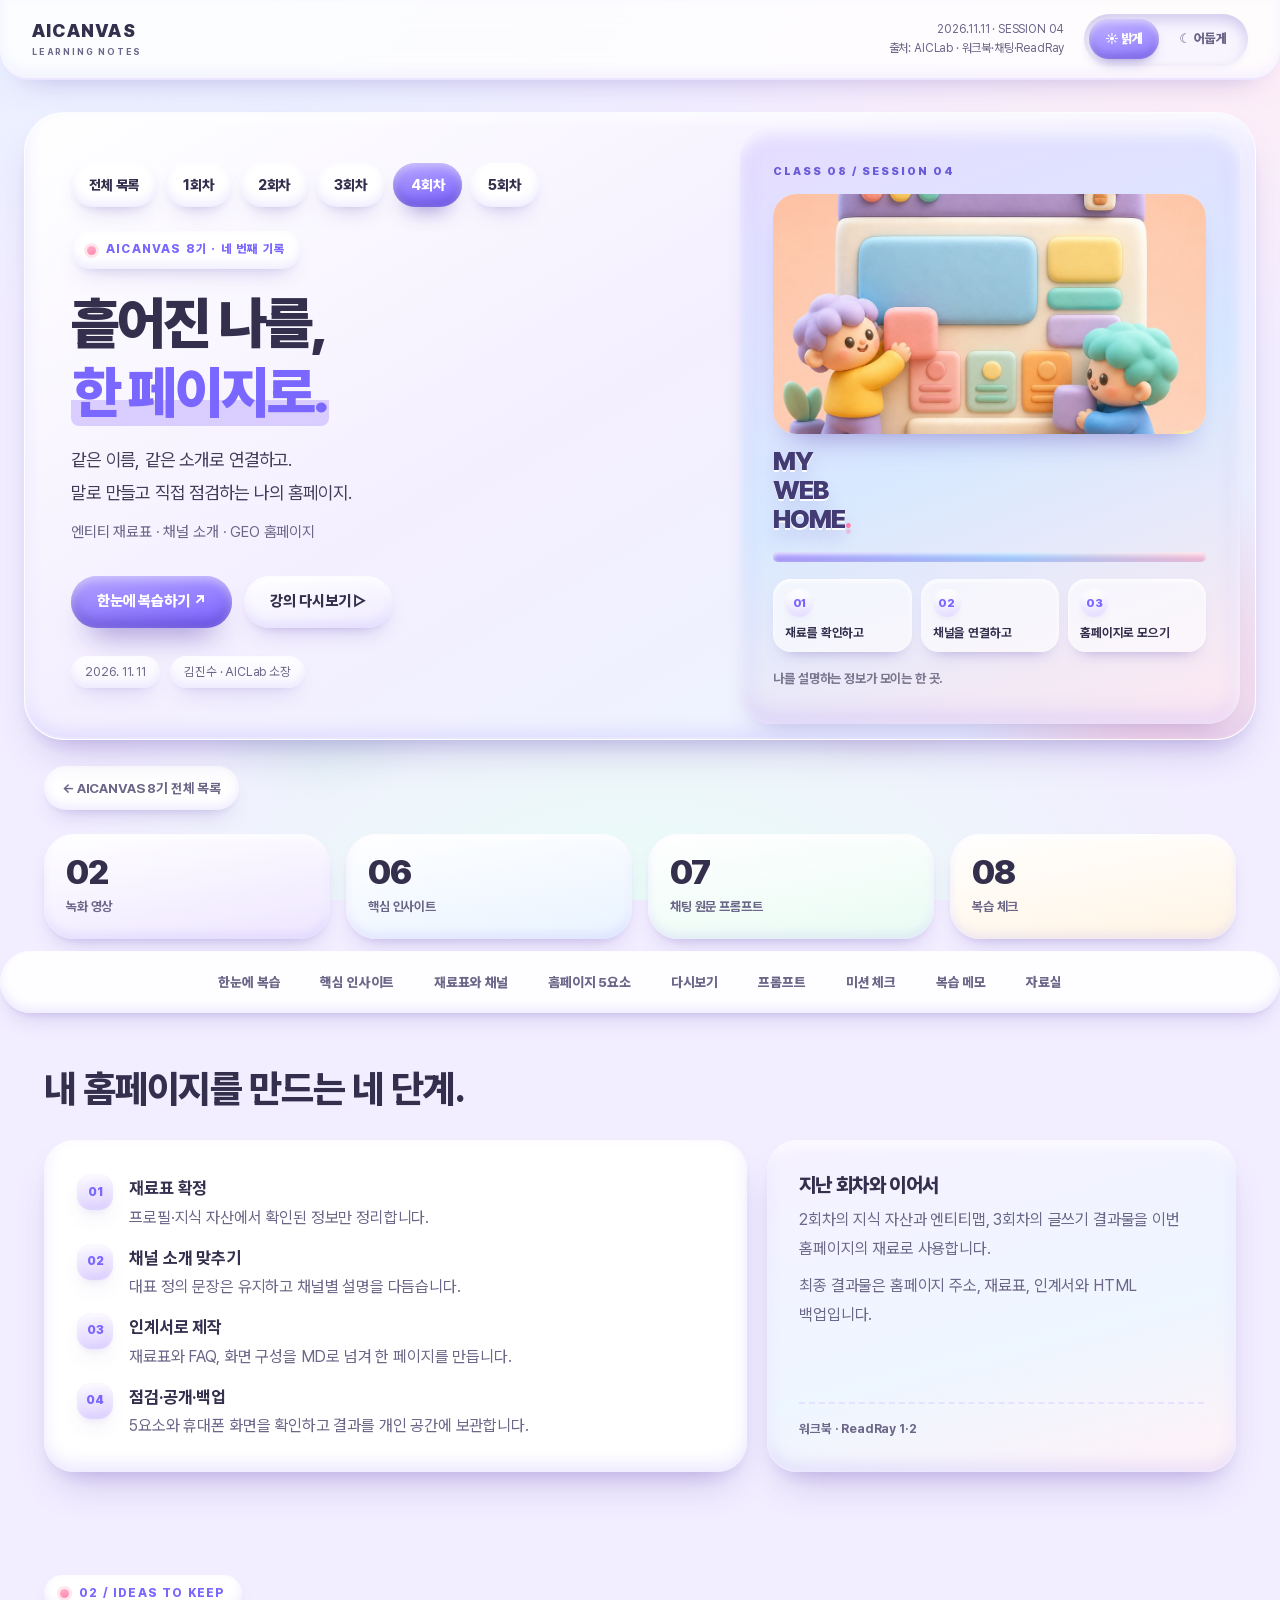
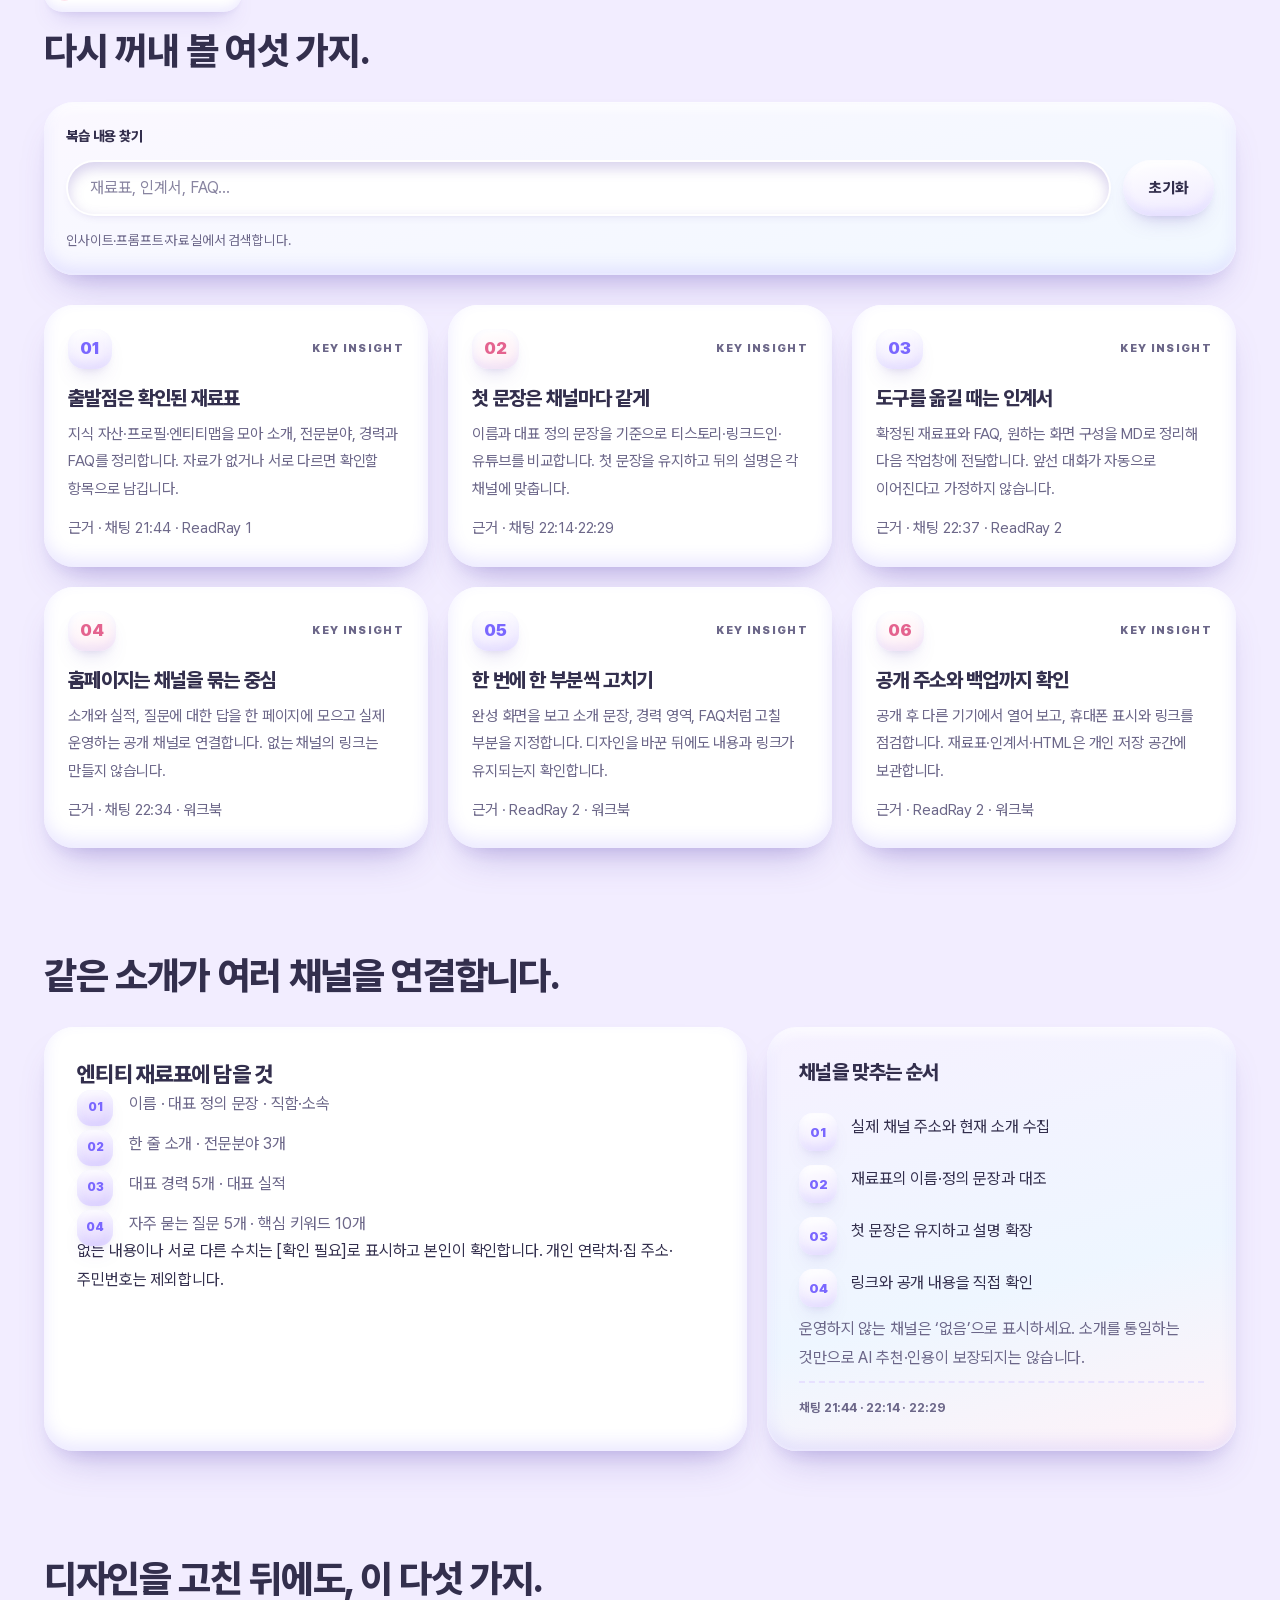
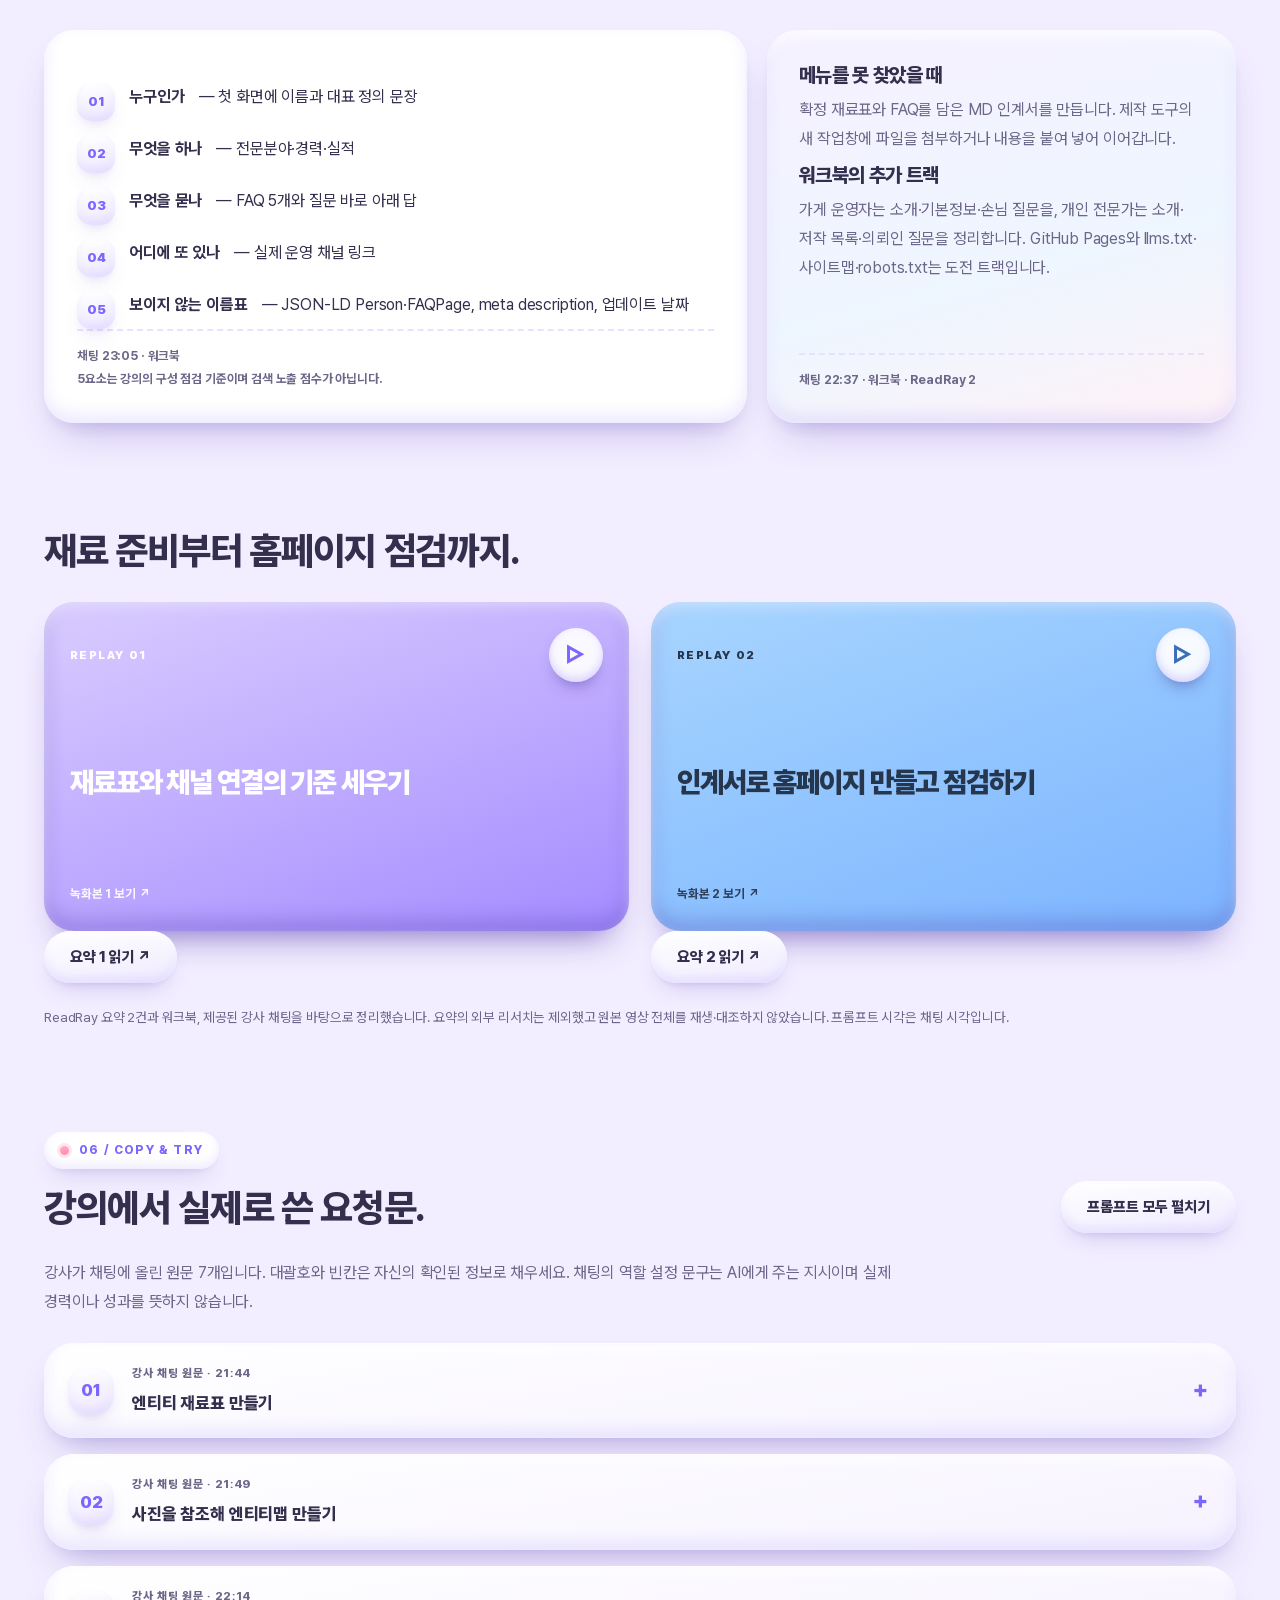
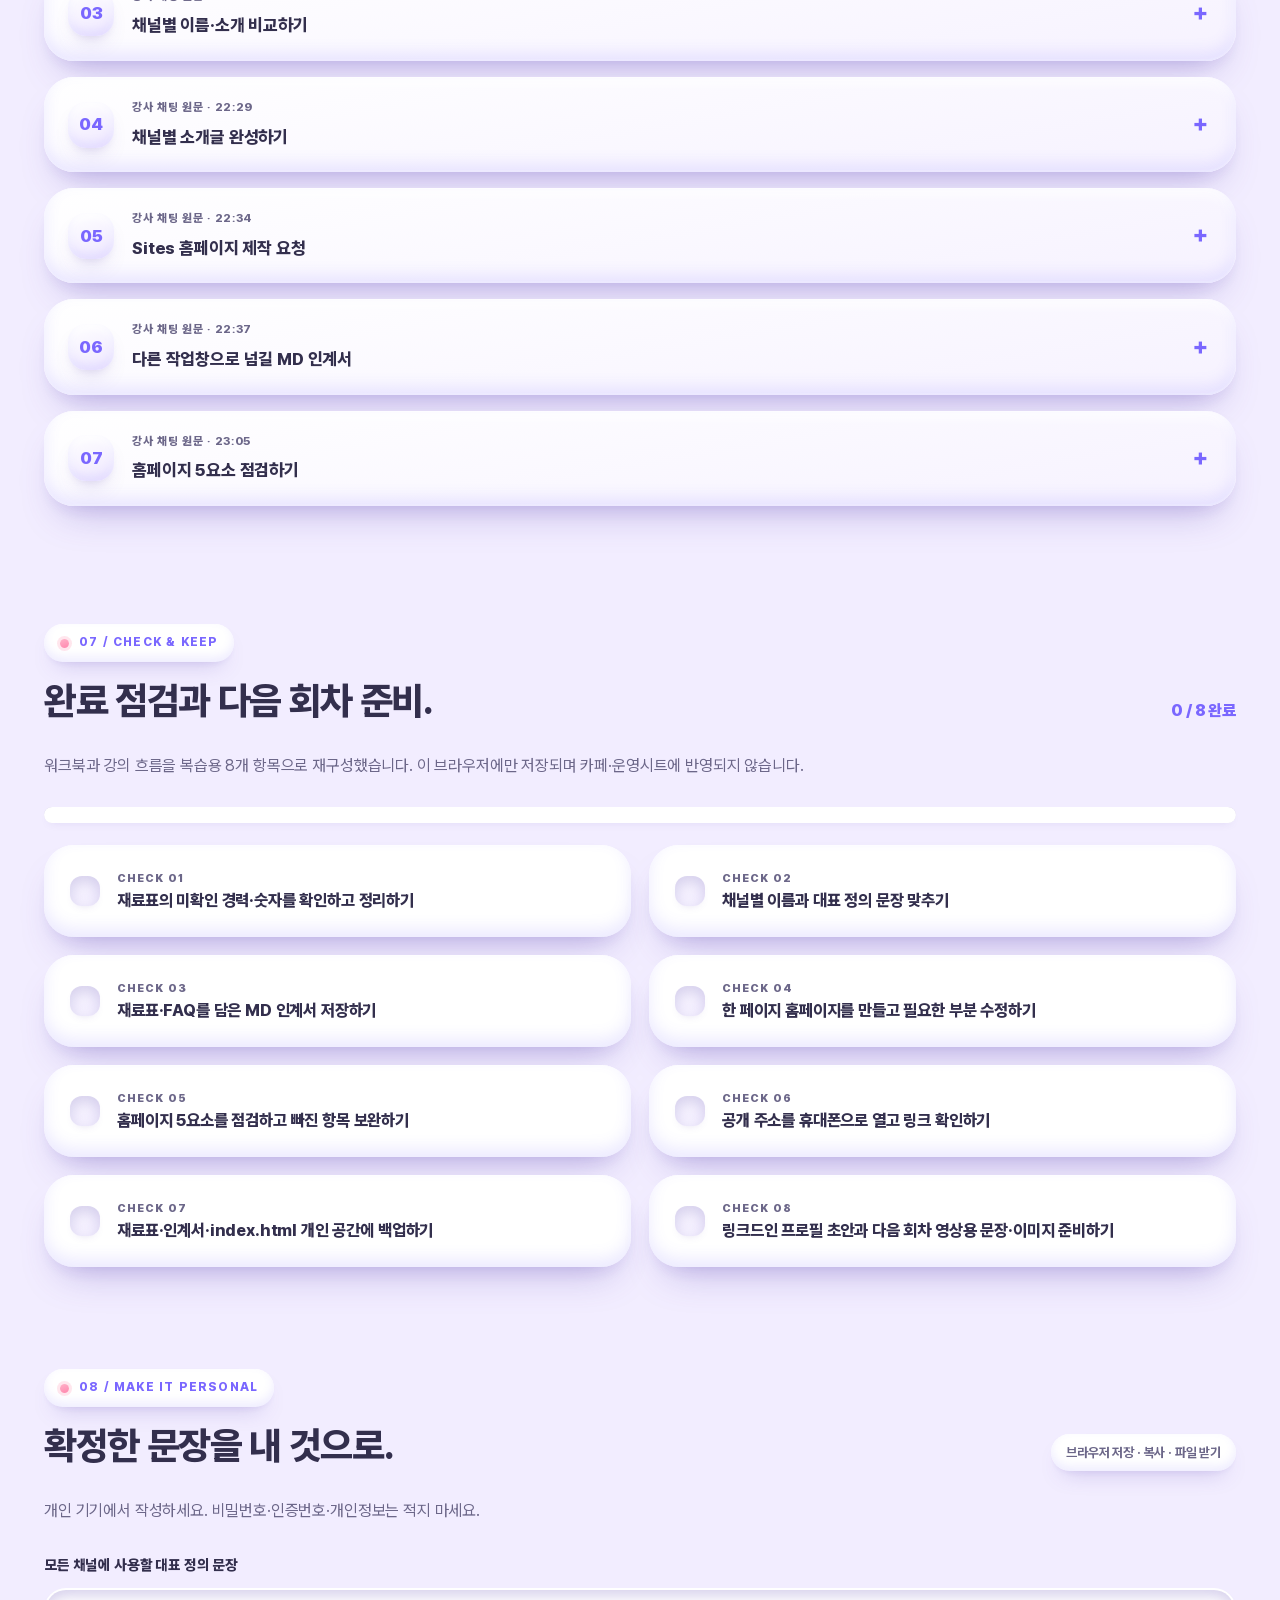
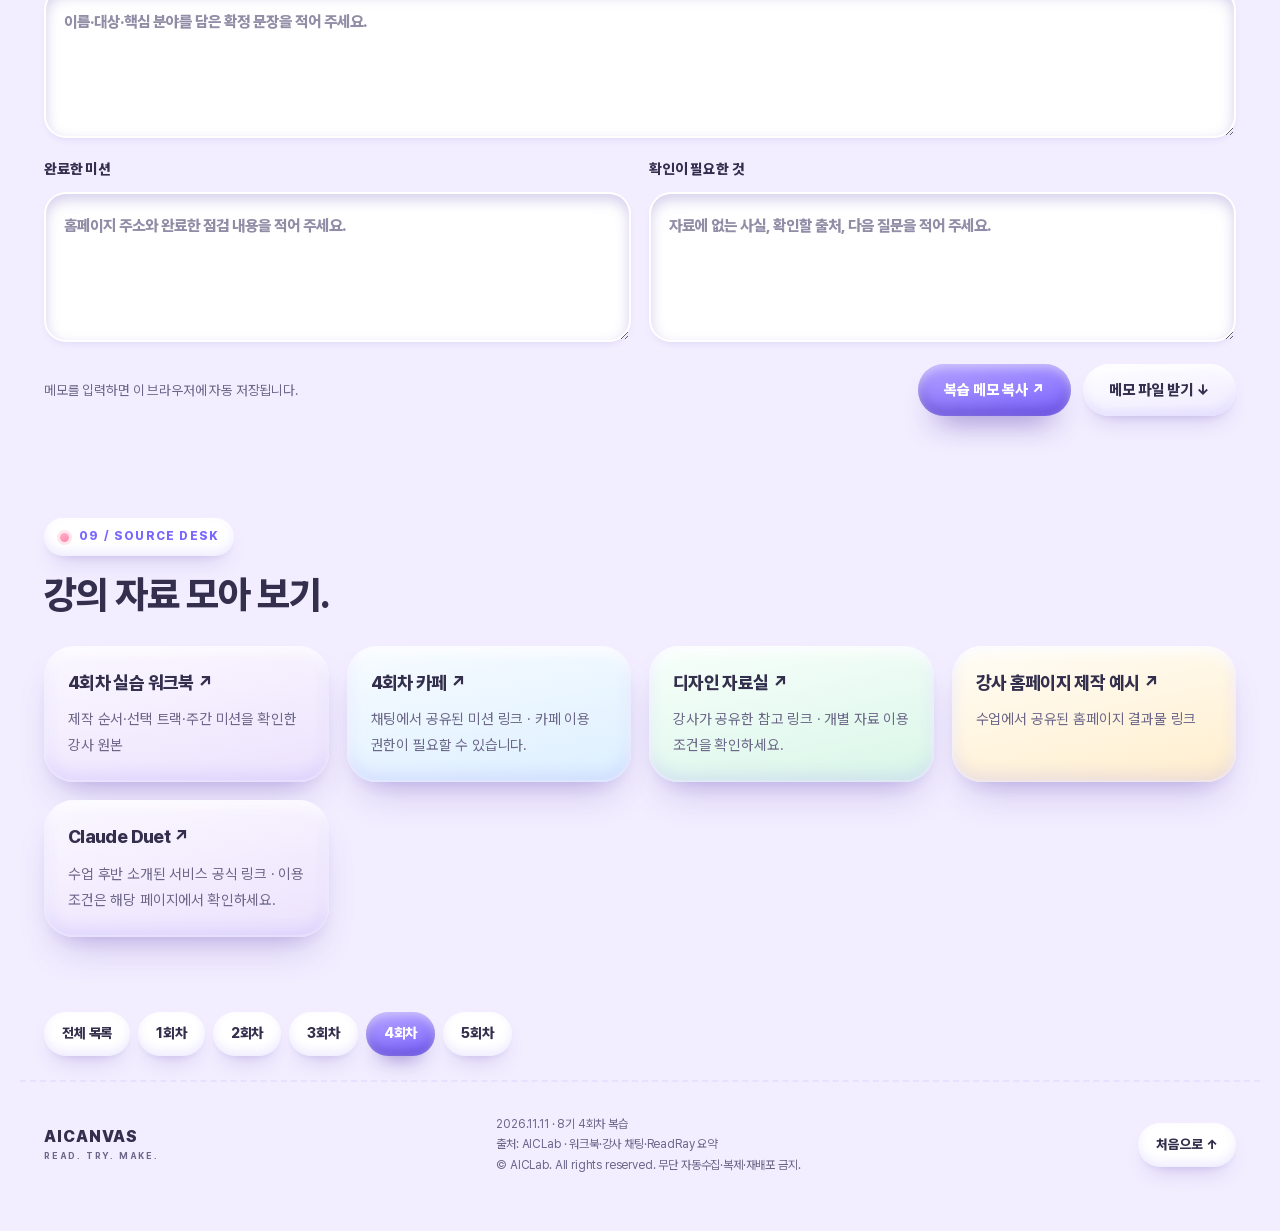
<file: sessions/04/index.html>
<!DOCTYPE html>
<html lang="ko" data-theme="light">
<head>
<meta charset="utf-8">
<meta name="viewport" content="width=device-width, initial-scale=1">
<title>AICANVAS 8기 4회차 · 바이브코딩 · 나의 GEO 홈페이지 만들기</title>
<meta name="description" content="2026.11.11 AICANVAS 8기 4회차. 재료표와 채널 소개를 정리하고, 인계서로 홈페이지를 만든 뒤 5요소를 점검합니다.">
<meta name="theme-color" content="#f2edff">
<meta name="referrer" content="strict-origin-when-cross-origin">
<meta http-equiv="Content-Security-Policy" content="default-src 'self'; img-src 'self' data:; style-src 'self'; script-src 'self'; connect-src 'none'; object-src 'none'; base-uri 'self'; form-action 'none'">
<!-- 구조·콘텐츠 원본: https://aicanvas-08-01.vercel.app/ · 디자인만 클레이모피즘으로 재구성한 복습용 클론 -->
<link rel="icon" href="../../favicon.svg" type="image/svg+xml">
<link rel="stylesheet" href="../../clay.css">
<script src="../../theme.js"></script>
<script src="../../app.js" defer></script>
<script src="../../session.js" defer></script>
</head>
<body class="session-page" data-session="aicanvas-08-04" data-note-title="AICANVAS 8기 4회차 · 2026.11.11">

<a class="skip" href="#main">본문 바로가기</a>
<header class="topbar"><a class="brand" href="../../index.html" aria-label="AICANVAS 8기 전체 목록"><span>AICANVAS<small>LEARNING NOTES</small></span></a><div class="header-source"><time datetime="2026-11-11">2026.11.11 · SESSION 04</time><span>출처: AICLab · 워크북·채팅·ReadRay</span></div><div class="theme-switch" role="group" aria-label="화면 밝기"><button data-theme-set="light" aria-pressed="true">☀ 밝게</button><button data-theme-set="dark" aria-pressed="false">☾ 어둡게</button></div></header>
<main id="main">
  <section class="hero" id="top" aria-labelledby="hero-title">
    <div class="hero-copy"><!-- SESSION-LINKS --><nav class="session-links" aria-label="회차 이동"><a href="../../index.html">전체 목록</a><a href="../../sessions/01/index.html">1회차</a><a href="../../sessions/02/index.html">2회차</a><a href="../../sessions/03/index.html">3회차</a><a href="../../sessions/04/index.html" aria-current="page">4회차</a><a href="../../sessions/05/index.html">5회차</a></nav><!-- /SESSION-LINKS --><p class="eyebrow">AICANVAS 8기 · 네 번째 기록</p><h1 id="hero-title">흩어진 나를,<br><em>한 페이지로.</em></h1><p class="hero-lead">같은 이름, 같은 소개로 연결하고.<br>말로 만들고 직접 점검하는 나의 홈페이지.</p><p class="hero-sub">엔티티 재료표 · 채널 소개 · GEO 홈페이지</p><div class="actions"><a class="button primary" href="#overview">한눈에 복습하기 ↗</a><a class="button secondary" href="#replay">강의 다시보기 ▷</a></div><p class="hero-meta"><time datetime="2026-11-11">2026. 11. 11</time><span>김진수 · AICLab 소장</span></p></div>
    <aside class="kinetic-art" aria-label="GEO 홈페이지 제작 흐름"><div class="art-kicker">CLASS 08 / SESSION 04</div><div class="art-type" aria-hidden="true">MY<br><span>WEB</span><br>HOME<span class="red-dot">.</span></div>
<img class="clay-figure" src="../../assets/clay/session-04.jpg" alt="점토 캐릭터들이 둥근 블록으로 나만의 홈페이지 화면을 만드는 모습" width="1254" height="940" loading="eager" decoding="async"><div class="art-rule"></div><ol class="flow-graphic"><li><b>01</b>재료를 확인하고</li><li><b>02</b>채널을 연결하고</li><li><b>03</b>홈페이지로 모으기</li></ol><p class="art-caption">나를 설명하는 정보가 모이는 한 곳.</p></aside>
  </section>
  <div class="breadcrumb wrapper"><a href="../../index.html">← AICANVAS 8기 전체 목록</a></div>
  <div class="summary-strip wrapper"><span><strong>02</strong>녹화 영상</span><span><strong>06</strong>핵심 인사이트</span><span><strong>07</strong>채팅 원문 프롬프트</span><span><strong>08</strong>복습 체크</span></div>
  <details class="mobile-menu" open=""><summary>☰ 복습 목차</summary><nav id="site-nav" class="wrapper" aria-label="페이지 목차"><a href="#overview">한눈에 복습</a><a href="#insights">핵심 인사이트</a><a href="#knowledge">재료표와 채널</a><a href="#writing">홈페이지 5요소</a><a href="#replay">다시보기</a><a href="#prompts">프롬프트</a><a href="#missions">미션 체크</a><a href="#notes">복습 메모</a><a href="#resources">자료실</a></nav></details>
  <div class="wrapper reading">
    <section id="overview" class="section"><div class="section-heading"><h2>내 홈페이지를 만드는 네 단계.</h2></div><div class="chapter-layout"><article class="chapter-main"><ol class="key-points">
<li><strong>재료표 확정</strong><br>프로필·지식 자산에서 확인된 정보만 정리합니다.</li>
<li><strong>채널 소개 맞추기</strong><br>대표 정의 문장은 유지하고 채널별 설명을 다듬습니다.</li>
<li><strong>인계서로 제작</strong><br>재료표와 FAQ, 화면 구성을 MD로 넘겨 한 페이지를 만듭니다.</li>
<li><strong>점검·공개·백업</strong><br>5요소와 휴대폰 화면을 확인하고 결과를 개인 공간에 보관합니다.</li>
</ol></article><aside class="factor-card"><h3>지난 회차와 이어서</h3><p>2회차의 지식 자산과 엔티티맵, 3회차의 글쓰기 결과물을 이번 홈페이지의 재료로 사용합니다.</p><p>최종 결과물은 홈페이지 주소, 재료표, 인계서와 HTML 백업입니다.</p><p class="source-tag">워크북 · ReadRay 1·2</p></aside></div></section>
    <section id="insights" class="section"><div class="section-heading"><div><p class="eyebrow">02 / IDEAS TO KEEP</p><h2>다시 꺼내 볼 여섯 가지.</h2></div></div><div class="search-box"><label for="search">복습 내용 찾기</label><div><input id="search" type="search" placeholder="재료표, 인계서, FAQ…"><button id="search-clear" class="button secondary">초기화</button></div><p id="search-status" role="status">인사이트·프롬프트·자료실에서 검색합니다.</p></div><div class="insight-grid"><article class="insight" data-searchable=""><div class="card-top"><span>01</span><span>KEY INSIGHT</span></div><h3>출발점은 확인된 재료표</h3><p>지식 자산·프로필·엔티티맵을 모아 소개, 전문분야, 경력과 FAQ를 정리합니다. 자료가 없거나 서로 다르면 확인할 항목으로 남깁니다.</p><p class="source">근거 · 채팅 21:44 · ReadRay 1</p></article><article class="insight" data-searchable=""><div class="card-top"><span>02</span><span>KEY INSIGHT</span></div><h3>첫 문장은 채널마다 같게</h3><p>이름과 대표 정의 문장을 기준으로 티스토리·링크드인·유튜브를 비교합니다. 첫 문장을 유지하고 뒤의 설명은 각 채널에 맞춥니다.</p><p class="source">근거 · 채팅 22:14·22:29</p></article><article class="insight" data-searchable=""><div class="card-top"><span>03</span><span>KEY INSIGHT</span></div><h3>도구를 옮길 때는 인계서</h3><p>확정된 재료표와 FAQ, 원하는 화면 구성을 MD로 정리해 다음 작업창에 전달합니다. 앞선 대화가 자동으로 이어진다고 가정하지 않습니다.</p><p class="source">근거 · 채팅 22:37 · ReadRay 2</p></article><article class="insight" data-searchable=""><div class="card-top"><span>04</span><span>KEY INSIGHT</span></div><h3>홈페이지는 채널을 묶는 중심</h3><p>소개와 실적, 질문에 대한 답을 한 페이지에 모으고 실제 운영하는 공개 채널로 연결합니다. 없는 채널의 링크는 만들지 않습니다.</p><p class="source">근거 · 채팅 22:34 · 워크북</p></article><article class="insight" data-searchable=""><div class="card-top"><span>05</span><span>KEY INSIGHT</span></div><h3>한 번에 한 부분씩 고치기</h3><p>완성 화면을 보고 소개 문장, 경력 영역, FAQ처럼 고칠 부분을 지정합니다. 디자인을 바꾼 뒤에도 내용과 링크가 유지되는지 확인합니다.</p><p class="source">근거 · ReadRay 2 · 워크북</p></article><article class="insight" data-searchable=""><div class="card-top"><span>06</span><span>KEY INSIGHT</span></div><h3>공개 주소와 백업까지 확인</h3><p>공개 후 다른 기기에서 열어 보고, 휴대폰 표시와 링크를 점검합니다. 재료표·인계서·HTML은 개인 저장 공간에 보관합니다.</p><p class="source">근거 · ReadRay 2 · 워크북</p></article></div><p id="no-results" class="callout" hidden="">검색 결과가 없습니다. 다른 단어로 검색해 보세요.</p></section>
    <section id="knowledge" class="section"><div class="section-heading"><h2>같은 소개가 여러 채널을 연결합니다.</h2></div><div class="chapter-layout"><article class="chapter-main"><h3>엔티티 재료표에 담을 것</h3><ul class="key-points"><li>이름 · 대표 정의 문장 · 직함·소속</li><li>한 줄 소개 · 전문분야 3개</li><li>대표 경력 5개 · 대표 실적</li><li>자주 묻는 질문 5개 · 핵심 키워드 10개</li></ul><p>없는 내용이나 서로 다른 수치는 [확인 필요]로 표시하고 본인이 확인합니다. 개인 연락처·집 주소·주민번호는 제외합니다.</p></article><aside class="factor-card"><h3>채널을 맞추는 순서</h3><ol class="step-list"><li>실제 채널 주소와 현재 소개 수집</li><li>재료표의 이름·정의 문장과 대조</li><li>첫 문장은 유지하고 설명 확장</li><li>링크와 공개 내용을 직접 확인</li></ol><p>운영하지 않는 채널은 ‘없음’으로 표시하세요. 소개를 통일하는 것만으로 AI 추천·인용이 보장되지는 않습니다.</p><p class="source-tag">채팅 21:44 · 22:14 · 22:29</p></aside></div></section>
    <section id="writing" class="section"><div class="section-heading"><h2>디자인을 고친 뒤에도, 이 다섯 가지.</h2></div><div class="chapter-layout"><article class="chapter-main"><ol class="step-list"><li><strong>누구인가</strong> — 첫 화면에 이름과 대표 정의 문장</li><li><strong>무엇을 하나</strong> — 전문분야·경력·실적</li><li><strong>무엇을 묻나</strong> — FAQ 5개와 질문 바로 아래 답</li><li><strong>어디에 또 있나</strong> — 실제 운영 채널 링크</li><li><strong>보이지 않는 이름표</strong> — JSON-LD Person·FAQPage, meta description, 업데이트 날짜</li></ol><p class="source-tag">채팅 23:05 · 워크북<br>5요소는 강의의 구성 점검 기준이며 검색 노출 점수가 아닙니다.</p></article><aside class="factor-card"><h3>메뉴를 못 찾았을 때</h3><p>확정 재료표와 FAQ를 담은 MD 인계서를 만듭니다. 제작 도구의 새 작업창에 파일을 첨부하거나 내용을 붙여 넣어 이어갑니다.</p><h3>워크북의 추가 트랙</h3><p>가게 운영자는 소개·기본정보·손님 질문을, 개인 전문가는 소개·저작 목록·의뢰인 질문을 정리합니다. GitHub Pages와 llms.txt·사이트맵·robots.txt는 도전 트랙입니다.</p><p class="source-tag">채팅 22:37 · 워크북 · ReadRay 2</p></aside></div></section>
    <section id="replay" class="section"><div class="section-heading"><h2>재료 준비부터 홈페이지 점검까지.</h2></div><div class="replay-grid"><article class="replay"><a class="video-cover" href="https://youtu.be/QcTLGBU_CEQ" target="_blank" rel="noopener noreferrer"><span>REPLAY 01 <span class="play">▷</span></span><strong>재료표와 채널 연결의 기준 세우기</strong><small>녹화본 1 보기 ↗</small></a><a class="button secondary" href="https://readray.ai/digest/12108857/16035179?noteVersionId=15423712" target="_blank" rel="noopener noreferrer">요약 1 읽기 ↗</a></article><article class="replay"><a class="video-cover" href="https://youtu.be/gC0ycSfMBjg" target="_blank" rel="noopener noreferrer"><span>REPLAY 02 <span class="play">▷</span></span><strong>인계서로 홈페이지 만들고 점검하기</strong><small>녹화본 2 보기 ↗</small></a><a class="button secondary" href="https://readray.ai/digest/12111042/16037476?noteVersionId=15426196" target="_blank" rel="noopener noreferrer">요약 2 읽기 ↗</a></article></div><p class="footnote">ReadRay 요약 2건과 워크북, 제공된 강사 채팅을 바탕으로 정리했습니다. 요약의 외부 리서치는 제외했고 원본 영상 전체를 재생·대조하지 않았습니다. 프롬프트 시각은 채팅 시각입니다.</p></section>
    <section id="prompts" class="section"><div class="section-heading"><div><p class="eyebrow">06 / COPY &amp; TRY</p><h2>강의에서 실제로 쓴 요청문.</h2></div><button id="expand-prompts" class="button secondary" aria-expanded="false">프롬프트 모두 펼치기</button></div><p class="intro">강사가 채팅에 올린 원문 7개입니다. 대괄호와 빈칸은 자신의 확인된 정보로 채우세요. 채팅의 역할 설정 문구는 AI에게 주는 지시이며 실제 경력이나 성과를 뜻하지 않습니다.</p><details class="prompt" data-searchable=""><summary><span class="number">01</span><span><small>강사 채팅 원문 · 21:44</small>엔티티 재료표 만들기</span><span class="plus" aria-hidden="true">＋</span></summary><div class="prompt-body"><pre id="prompt-1">첨부한 지식 자산 문서와 홈페이지 자료 목록, 아래 정보로 나의 엔티티 재료표를 만들어 줘.
이름 / 대표 정의 문장 / 직함·소속 / 주요 분야
표 항목 : 한 줄 소개 · 전문분야 3개 · 대표 경력 5개 · 대표 실적 · 자주 묻는 질문 5개 · 핵심 키워드 10개
없는 내용은 [확인 필요], 주민번호·집 주소·개인 연락처 제외</pre><button class="button" data-copy="prompt-1">프롬프트 복사 ↗</button></div></details><details class="prompt" data-searchable=""><summary><span class="number">02</span><span><small>강사 채팅 원문 · 21:49</small>사진을 참조해 엔티티맵 만들기</span><span class="plus" aria-hidden="true">＋</span></summary><div class="prompt-body"><pre id="prompt-2">업로드한 이미지를 참조하여 나에 관한 엔티티맵을 만들어줘. 프로필사진은 이걸 사용해</pre><button class="button" data-copy="prompt-2">프롬프트 복사 ↗</button></div></details><details class="prompt" data-searchable=""><summary><span class="number">03</span><span><small>강사 채팅 원문 · 22:14</small>채널별 이름·소개 비교하기</span><span class="plus" aria-hidden="true">＋</span></summary><div class="prompt-body"><pre id="prompt-3">아래는 내 채널 주소와 지금 쓰고 있는 이름 · 한 줄 소개입니다.
- 티스토리: [주소] / [블로그명] / [소개]
- 링크드인: [주소 또는 없음] / [헤드라인]
- 유튜브: [주소 또는 없음] / [채널명] / [설명 첫 문장]
재료표의 이름 · 대표 정의 문장과 비교해 채널마다 다른 곳을 표로 보여 주고,
채널별로 바꿔 넣을 문장을 대표 정의 문장 그대로 제안해 주세요.</pre><button class="button" data-copy="prompt-3">프롬프트 복사 ↗</button></div></details><details class="prompt" data-searchable=""><summary><span class="number">04</span><span><small>강사 채팅 원문 · 22:29</small>채널별 소개글 완성하기</span><span class="plus" aria-hidden="true">＋</span></summary><div class="prompt-body"><pre id="prompt-4">소개글의 첫문장을 유지하고 이어서 채널별로 소개글을 GEO최적화로 완성해서 코드블럭으로 만들어줘. 복붙해서 수정할 수 있게</pre><button class="button" data-copy="prompt-4">프롬프트 복사 ↗</button></div></details><details class="prompt" data-searchable=""><summary><span class="number">05</span><span><small>강사 채팅 원문 · 22:34</small>Sites 홈페이지 제작 요청</span><span class="plus" aria-hidden="true">＋</span></summary><div class="prompt-body"><pre id="prompt-5">@Sites위 재료표로 나의 GEO 홈페이지 website를 만들어 줘.
1. 첫 화면: 이름 + 대표 정의 문장
2. 전문분야 3개 · 대표 경력 · 대표 실적
3. FAQ 5개: 질문 바로 아래 두괄식 답
4. 푸터: 티스토리 · 링크드인 · 유튜브 링크 (없는 채널은 빼기)
5. 보이지 않는 이름표: JSON-LD Person · FAQPage, meta description, 최종 업데이트 날짜(오늘)
6. 한국어, 휴대폰에서도 읽기 쉬운 한 페이지
재료표에 없는 경력·숫자는 넣지 말고 [확인 필요]로 표시해 줘.</pre><button class="button" data-copy="prompt-5">프롬프트 복사 ↗</button></div></details><details class="prompt" data-searchable=""><summary><span class="number">06</span><span><small>강사 채팅 원문 · 22:37</small>다른 작업창으로 넘길 MD 인계서</span><span class="plus" aria-hidden="true">＋</span></summary><div class="prompt-body"><pre id="prompt-6">sites 에 가서 직접 할 수 있도록 재료표가 있는 인계서를 md파일로 만들어줘</pre><button class="button" data-copy="prompt-6">프롬프트 복사 ↗</button></div></details><details class="prompt" data-searchable=""><summary><span class="number">07</span><span><small>강사 채팅 원문 · 23:05</small>홈페이지 5요소 점검하기</span><span class="plus" aria-hidden="true">＋</span></summary><div class="prompt-body"><pre id="prompt-7">첨부한 홈페이지 코드를 아래 5요소로 점검해 줘.
1. 누구인가: 첫 화면에 이름 + 대표 정의 문장
2. 무엇을 하나: 전문분야 3개 · 경력 · 실적
3. 무엇을 묻나: FAQ 5개 · 두괄식 답
4. 어디에 또 있나: 푸터에 유튜브 · 티스토리 · 링크드인
5. 보이지 않는 이름표: JSON-LD(Person · FAQPage) · meta description · 업데이트 날짜
항목별 ○/× 표로 정리하고, ×인 항목은 고칠 문장만 알려 줘.</pre><button class="button" data-copy="prompt-7">프롬프트 복사 ↗</button></div></details></section>
    <section id="missions" class="section"><div class="section-heading"><div><p class="eyebrow">07 / CHECK &amp; KEEP</p><h2>완료 점검과 다음 회차 준비.</h2></div><strong id="mission-count" role="status">0 / 8 완료</strong></div><p class="intro">워크북과 강의 흐름을 복습용 8개 항목으로 재구성했습니다. 이 브라우저에만 저장되며 카페·운영시트에 반영되지 않습니다.</p><progress id="mission-progress" max="8" value="0" aria-label="미션 완료 수"></progress><div class="mission-grid"><article class="mission"><label><input type="checkbox" data-mission="1"><span><small>CHECK 01</small><strong>재료표의 미확인 경력·숫자를 확인하고 정리하기</strong></span></label></article><article class="mission"><label><input type="checkbox" data-mission="2"><span><small>CHECK 02</small><strong>채널별 이름과 대표 정의 문장 맞추기</strong></span></label></article><article class="mission"><label><input type="checkbox" data-mission="3"><span><small>CHECK 03</small><strong>재료표·FAQ를 담은 MD 인계서 저장하기</strong></span></label></article><article class="mission"><label><input type="checkbox" data-mission="4"><span><small>CHECK 04</small><strong>한 페이지 홈페이지를 만들고 필요한 부분 수정하기</strong></span></label></article><article class="mission"><label><input type="checkbox" data-mission="5"><span><small>CHECK 05</small><strong>홈페이지 5요소를 점검하고 빠진 항목 보완하기</strong></span></label></article><article class="mission"><label><input type="checkbox" data-mission="6"><span><small>CHECK 06</small><strong>공개 주소를 휴대폰으로 열고 링크 확인하기</strong></span></label></article><article class="mission"><label><input type="checkbox" data-mission="7"><span><small>CHECK 07</small><strong>재료표·인계서·index.html 개인 공간에 백업하기</strong></span></label></article><article class="mission"><label><input type="checkbox" data-mission="8"><span><small>CHECK 08</small><strong>링크드인 프로필 초안과 다음 회차 영상용 문장·이미지 준비하기</strong></span></label></article></div></section>
    <section id="notes" class="section"><div class="section-heading"><div><p class="eyebrow">08 / MAKE IT PERSONAL</p><h2>확정한 문장을 내 것으로.</h2></div><span class="section-note">브라우저 저장 · 복사 · 파일 받기</span></div><p class="intro">개인 기기에서 작성하세요. 비밀번호·인증번호·개인정보는 적지 마세요.</p><div class="notes-grid"><label class="wide" for="note-identity">모든 채널에 사용할 대표 정의 문장<textarea id="note-identity" data-note="identity" data-label="모든 채널에 사용할 대표 정의 문장" maxlength="4000" placeholder="이름·대상·핵심 분야를 담은 확정 문장을 적어 주세요."></textarea></label><label for="note-mission">완료한 미션<textarea id="note-mission" data-note="mission" maxlength="4000" placeholder="홈페이지 주소와 완료한 점검 내용을 적어 주세요."></textarea></label><label for="note-question">확인이 필요한 것<textarea id="note-question" data-note="question" data-label="확인이 필요한 것" maxlength="4000" placeholder="자료에 없는 사실, 확인할 출처, 다음 질문을 적어 주세요."></textarea></label></div><div class="notes-toolbar"><p id="save-status" role="status">메모를 입력하면 이 브라우저에 자동 저장됩니다.</p><div class="actions"><button id="copy-notes" class="button primary">복습 메모 복사 ↗</button><button id="download-notes" class="button secondary">메모 파일 받기 ↓</button></div></div></section>
    <section id="resources" class="section"><div class="section-heading"><div><p class="eyebrow">09 / SOURCE DESK</p><h2>강의 자료 모아 보기.</h2></div></div><div class="resource-grid"><a class="resource" data-searchable="" href="https://claude.ai/artifact/83gvCppS6gyQ6fWjg5SXU9" target="_blank" rel="noopener noreferrer"><h3>4회차 실습 워크북 ↗</h3><p>제작 순서·선택 트랙·주간 미션을 확인한 강사 원본</p></a><a class="resource" data-searchable="" href="https://cafe.naver.com/aicanvaslab/353" target="_blank" rel="noopener noreferrer"><h3>4회차 카페 ↗</h3><p>채팅에서 공유된 미션 링크 · 카페 이용 권한이 필요할 수 있습니다.</p></a><a class="resource" data-searchable="" href="https://design.aiclab.kr/#home" target="_blank" rel="noopener noreferrer"><h3>디자인 자료실 ↗</h3><p>강사가 공유한 참고 링크 · 개별 자료 이용 조건을 확인하세요.</p></a><a class="resource" data-searchable="" href="https://kimjinsoo-geo-profile-1111.aimay.chatgpt.site" target="_blank" rel="noopener noreferrer"><h3>강사 홈페이지 제작 예시 ↗</h3><p>수업에서 공유된 홈페이지 결과물 링크</p></a><a class="resource" data-searchable="" href="https://claude.com/product/claude-duet" target="_blank" rel="noopener noreferrer"><h3>Claude Duet ↗</h3><p>수업 후반 소개된 서비스 공식 링크 · 이용 조건은 해당 페이지에서 확인하세요.</p></a></div></section>
  </div>
<div class="wrapper"><!-- SESSION-LINKS --><nav class="session-links" aria-label="회차 이동"><a href="../../index.html">전체 목록</a><a href="../../sessions/01/index.html">1회차</a><a href="../../sessions/02/index.html">2회차</a><a href="../../sessions/03/index.html">3회차</a><a href="../../sessions/04/index.html" aria-current="page">4회차</a><a href="../../sessions/05/index.html">5회차</a></nav><!-- /SESSION-LINKS --></div></main>
<footer class="wrapper"><div class="brand"><span>AICANVAS<small>READ. TRY. MAKE.</small></span></div><p>2026.11.11 · 8기 4회차 복습<br>출처: AICLab · 워크북·강사 채팅·ReadRay 요약<br>© AICLab. All rights reserved. 무단 자동수집·복제·재배포 금지.</p><a class="text-link" href="#top">처음으로 ↑</a></footer>
<div id="toast" class="toast" role="status" aria-live="polite"></div><dialog id="copy-fallback"><h2>직접 복사해 주세요</h2><p>브라우저가 자동 복사를 허용하지 않았습니다. 아래 내용을 선택해 복사하세요.</p><textarea id="copy-fallback-text" readonly="" aria-label="복사할 내용"></textarea><button id="close-copy" class="button primary">닫기</button></dialog>
<noscript><p class="wrapper">내용과 링크는 읽을 수 있습니다. 검색·복사·체크·메모 저장은 JavaScript가 필요합니다.</p></noscript>


</body>
</html>
</file>
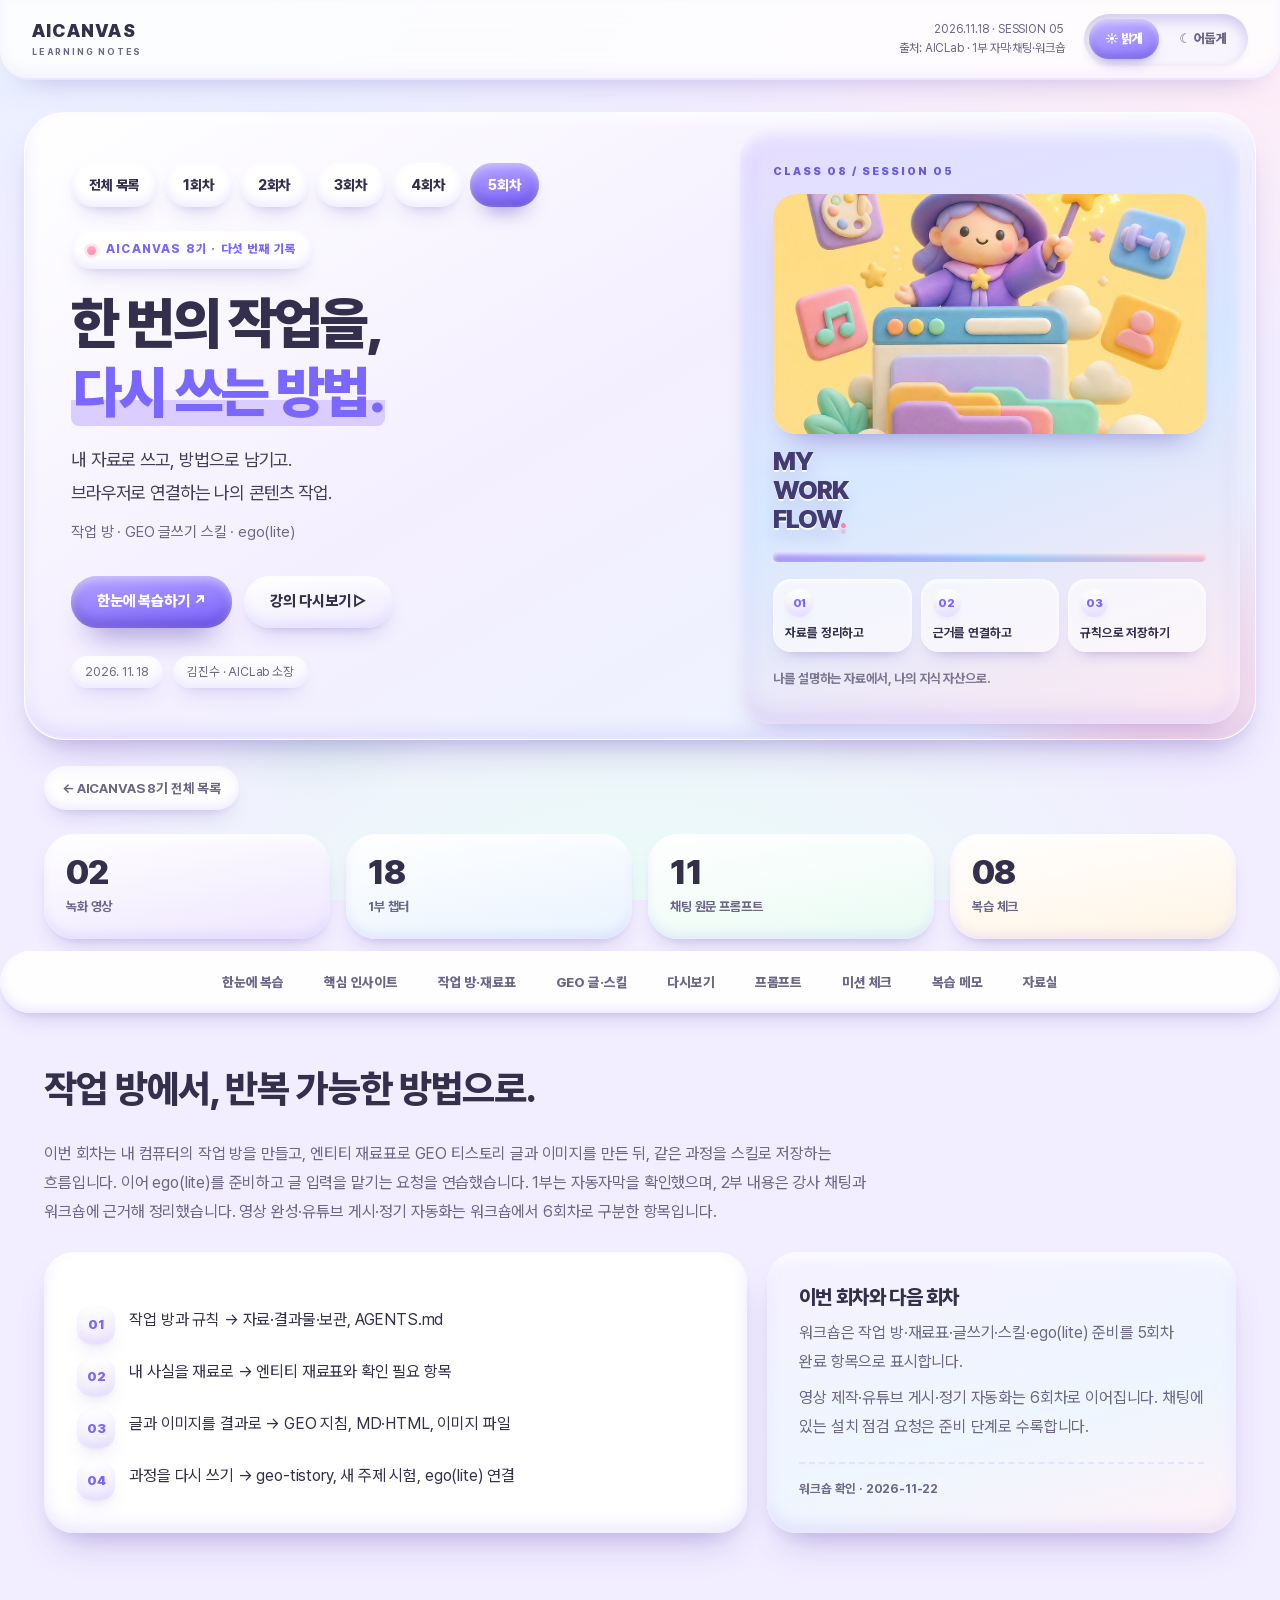
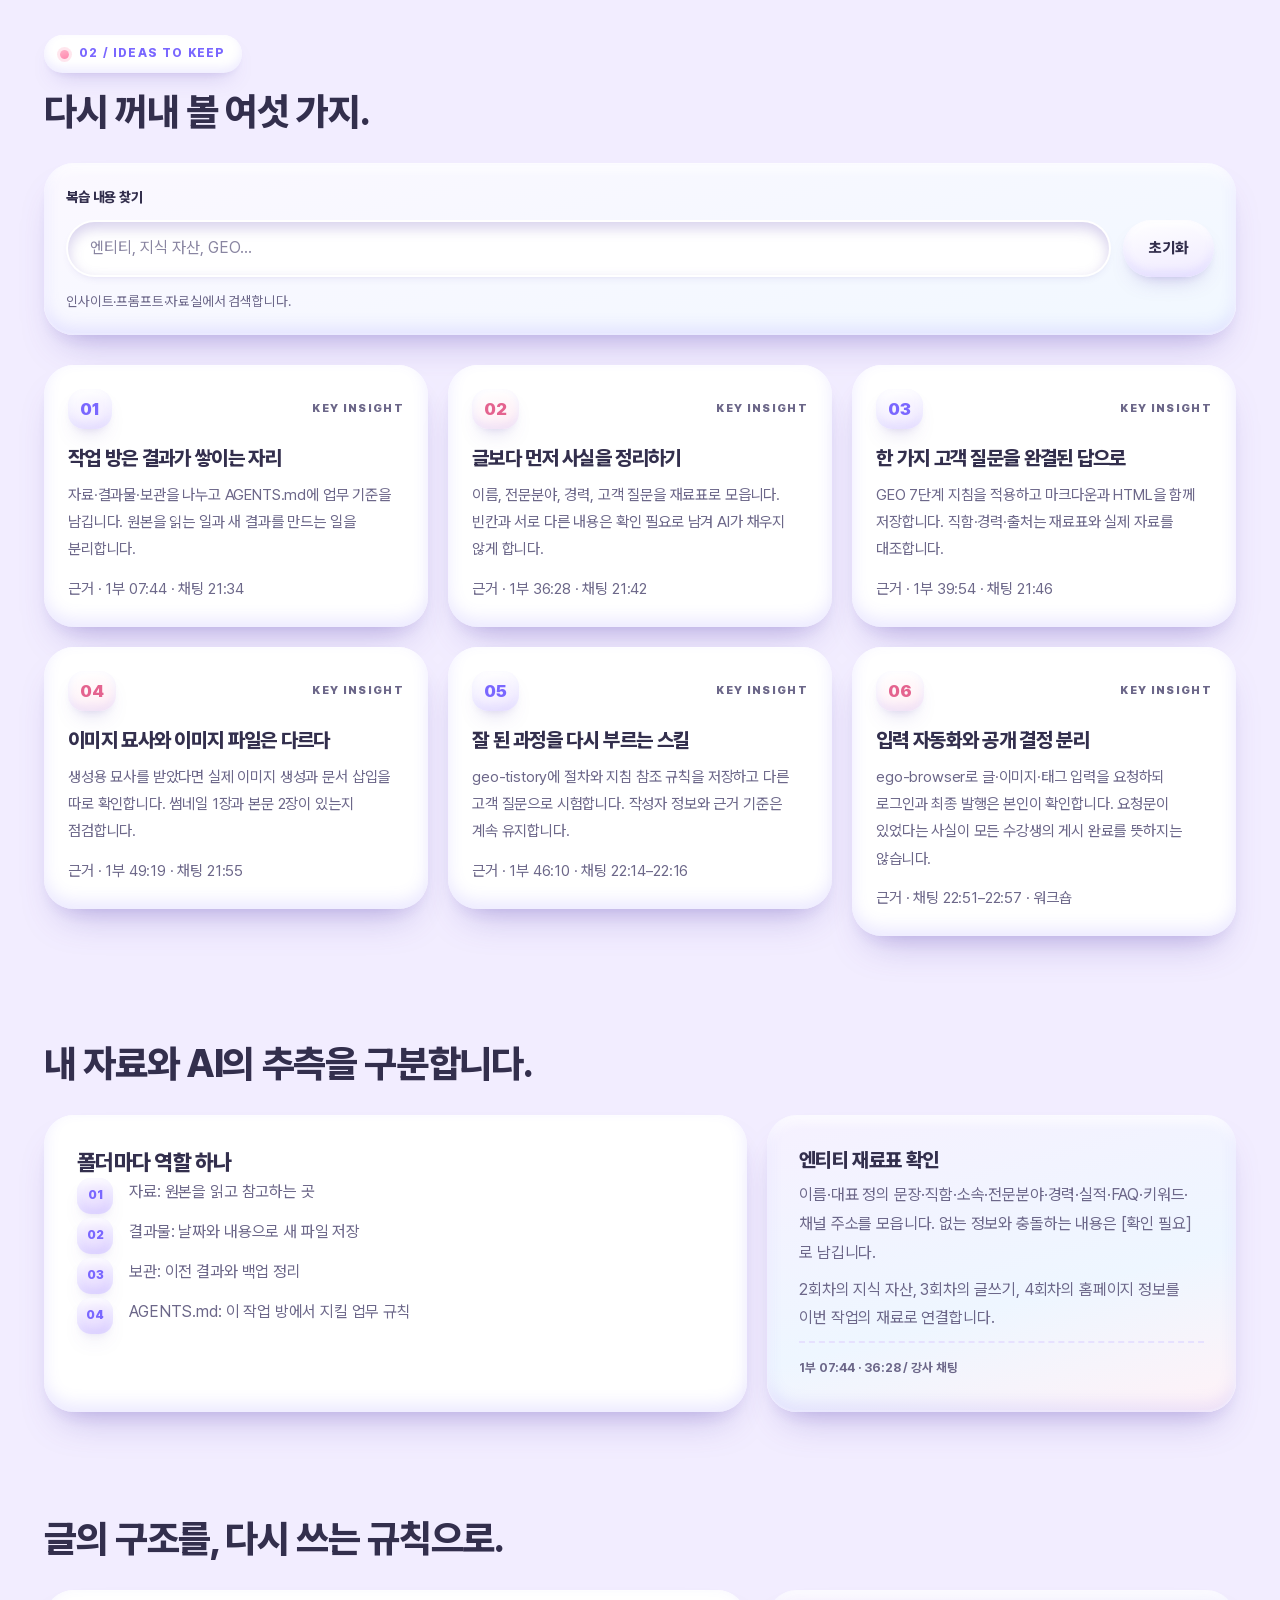
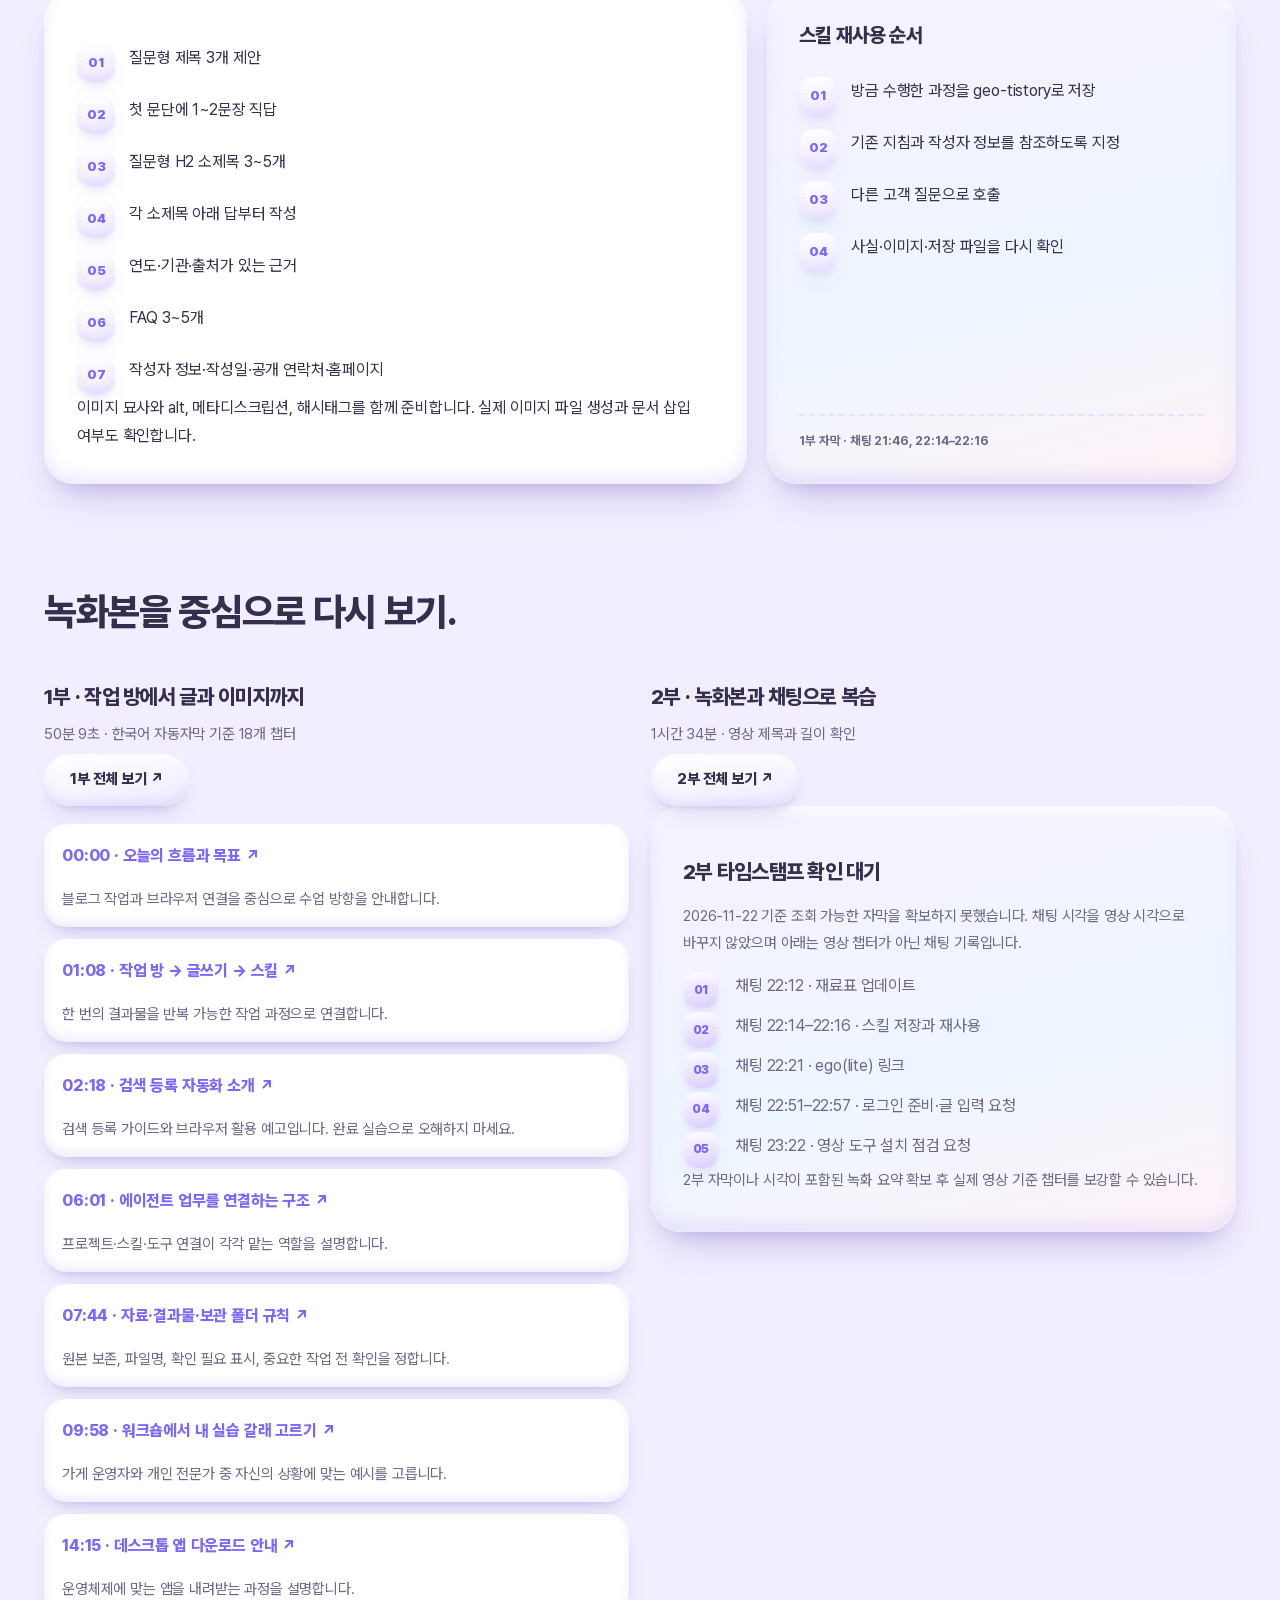
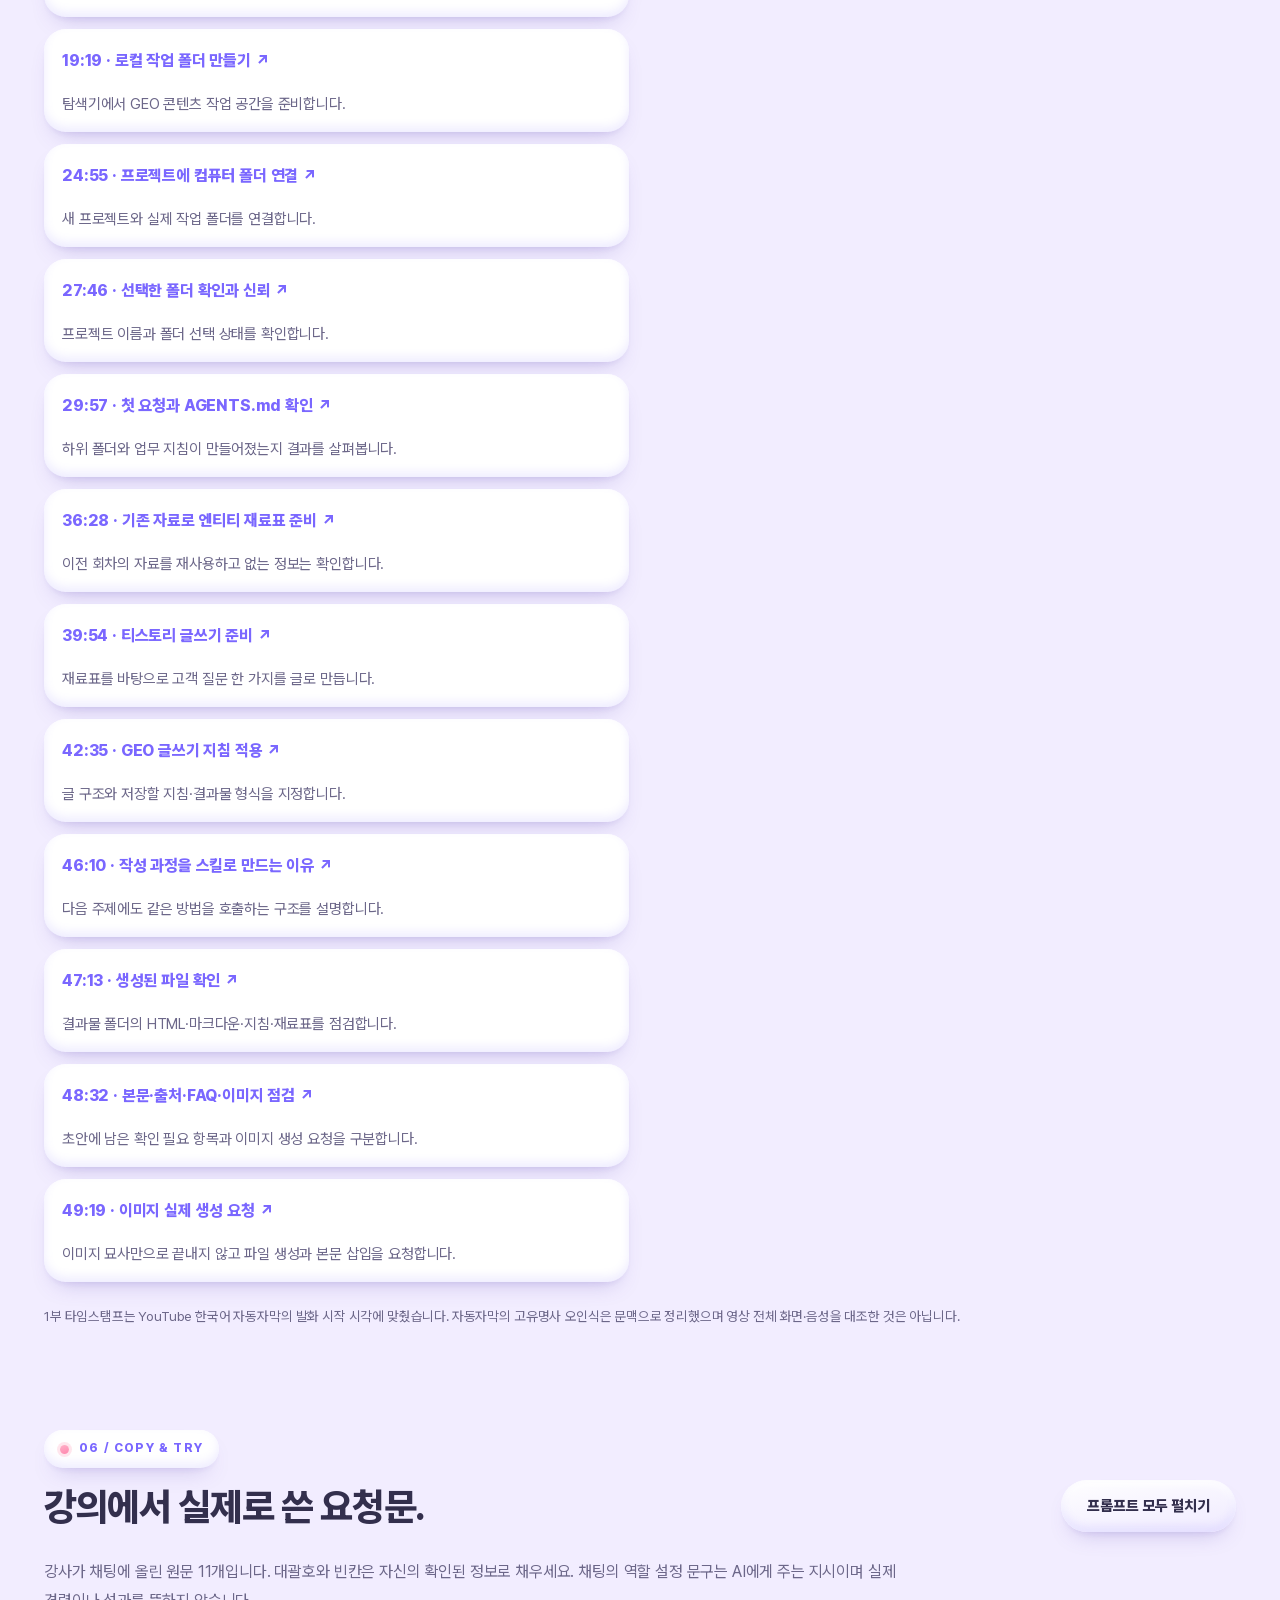
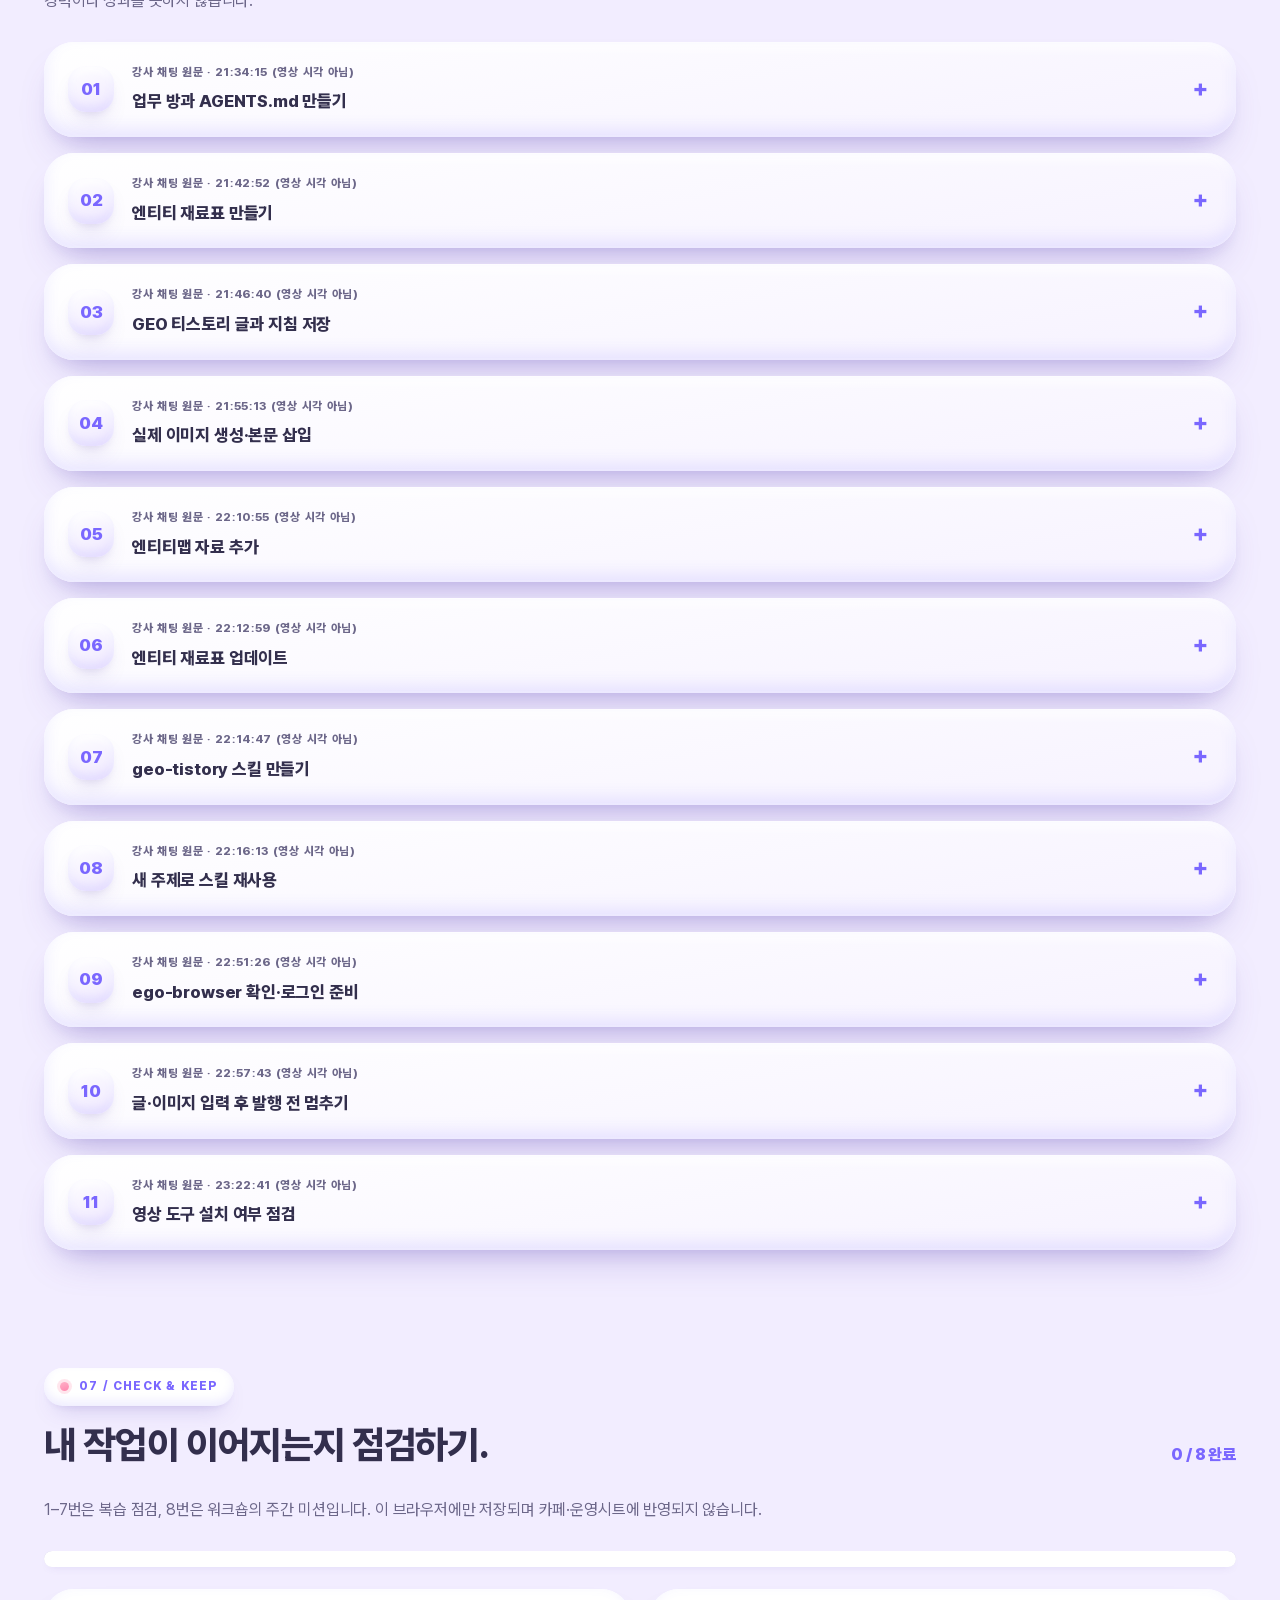
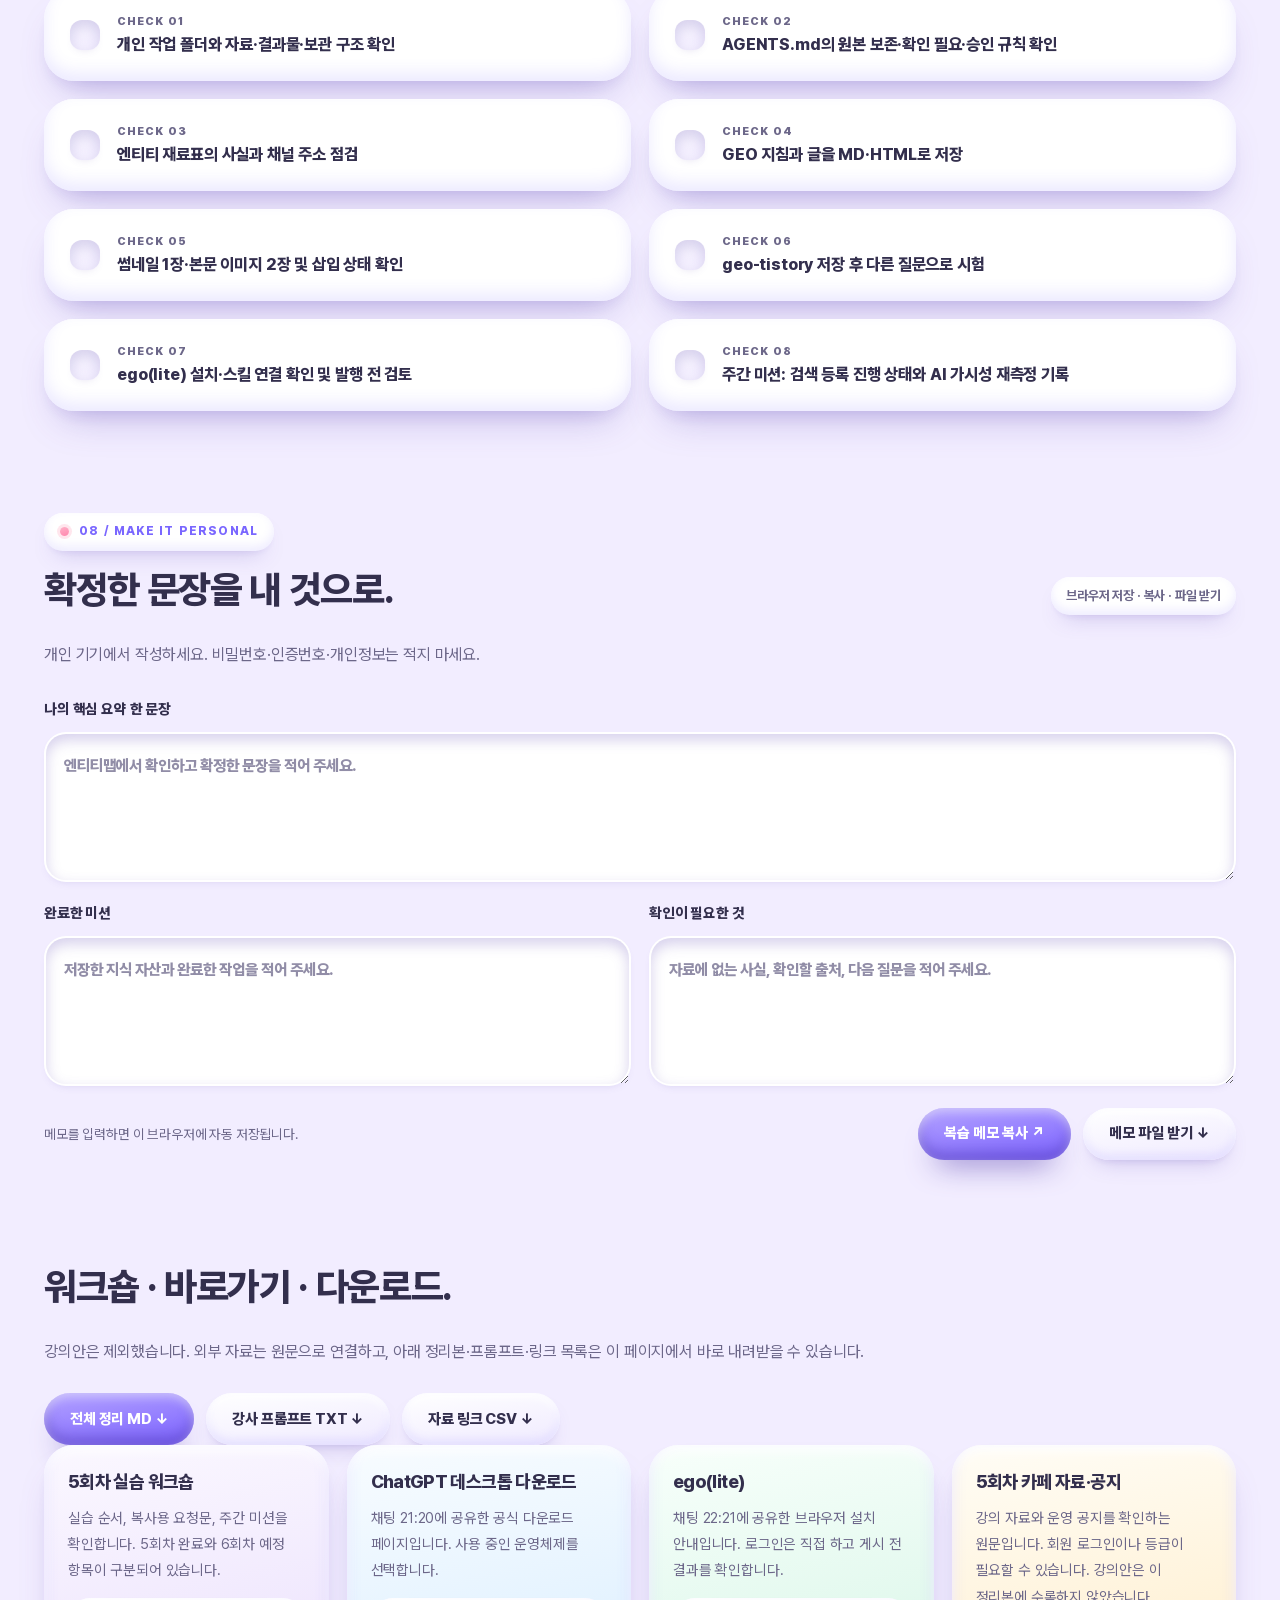
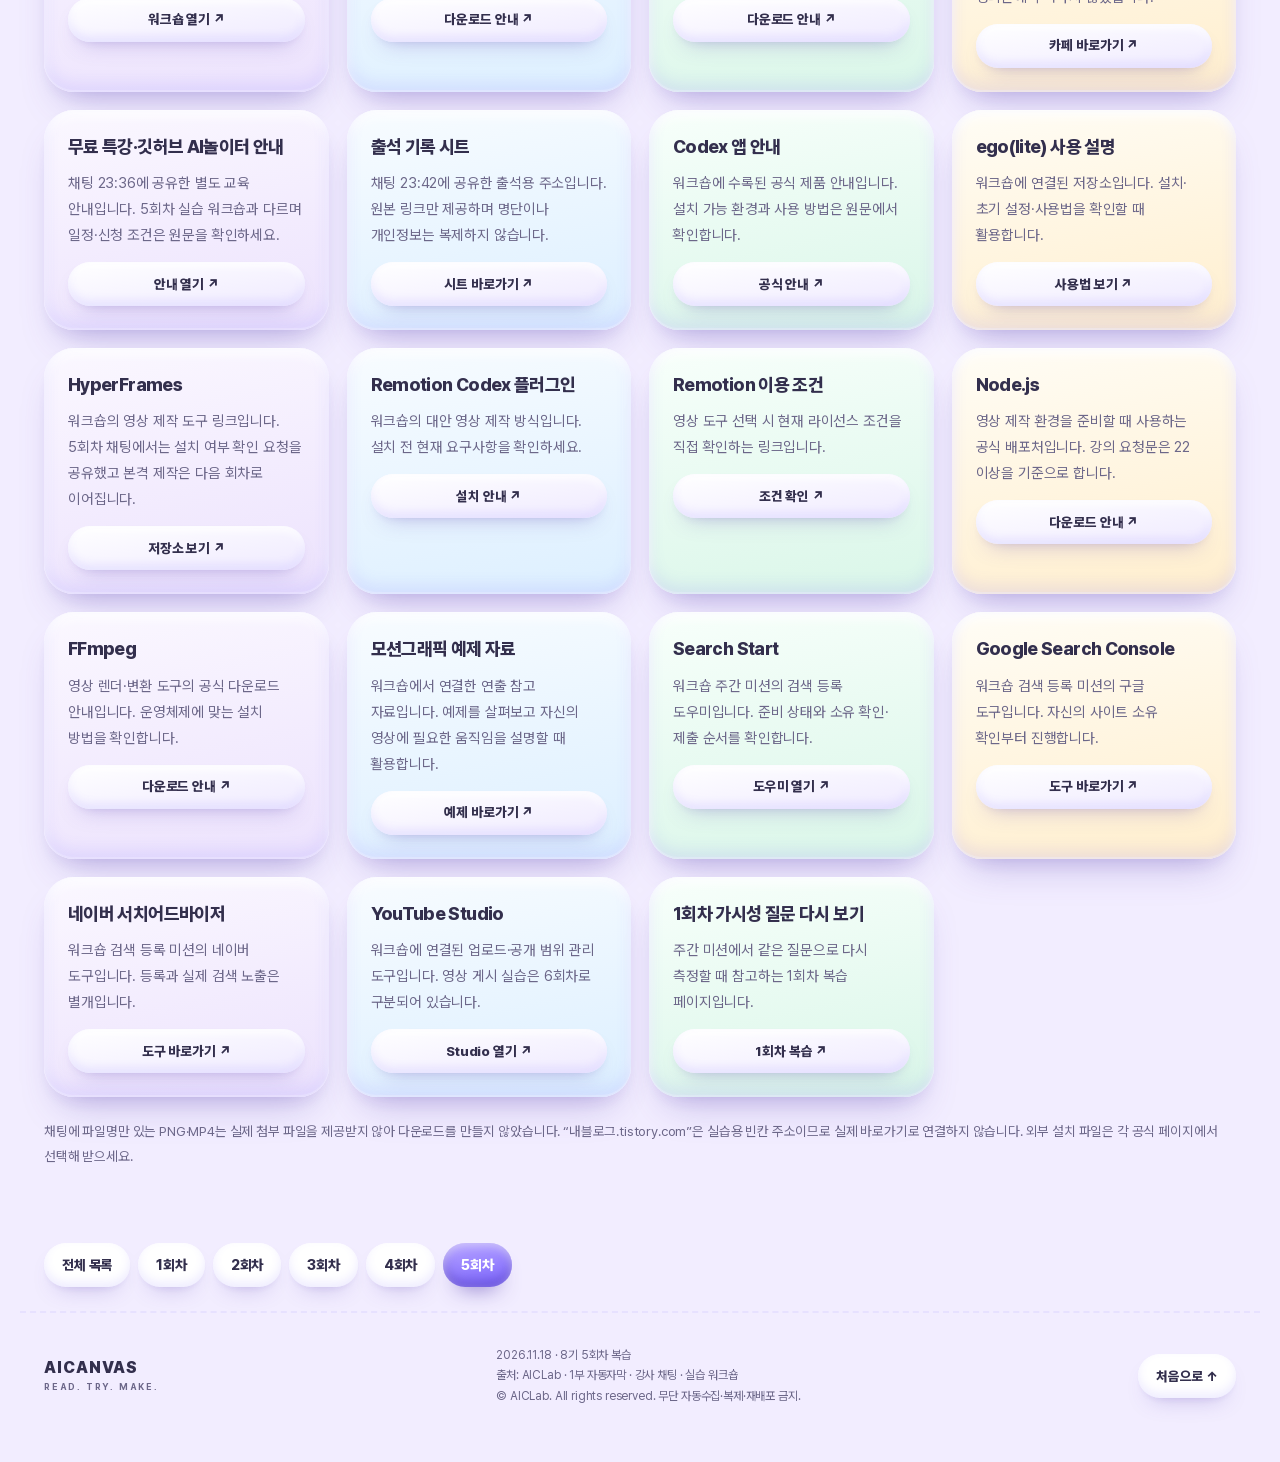
<file: sessions/05/index.html>
<!DOCTYPE html>
<html lang="ko" data-theme="light">
<head>
<meta charset="utf-8">
<meta name="viewport" content="width=device-width, initial-scale=1">
<title>AICANVAS 8기 5회차 · GEO 글쓰기 스킬 · 브라우저로 이어지는 작업</title>
<meta name="description" content="2026.11.18 AICANVAS 8기 5회차. 작업 방·재료표·GEO 글쓰기·스킬·ego(lite)를 복습합니다. 1부 타임스탬프와 실습 자료를 제공합니다.">
<meta name="theme-color" content="#f2edff">
<meta name="referrer" content="strict-origin-when-cross-origin">
<meta http-equiv="Content-Security-Policy" content="default-src 'self'; img-src 'self' data:; style-src 'self'; script-src 'self'; connect-src 'none'; object-src 'none'; base-uri 'self'; form-action 'none'">
<!-- 구조·콘텐츠 원본: https://aicanvas-08-01.vercel.app/ · 디자인만 클레이모피즘으로 재구성한 복습용 클론 -->
<link rel="icon" href="../../favicon.svg" type="image/svg+xml">
<link rel="stylesheet" href="../../clay.css">
<script src="../../theme.js"></script>
<script src="../../app.js" defer></script>
<script src="../../session.js" defer></script>
</head>
<body class="session-page" data-session="aicanvas-08-05" data-note-title="AICANVAS 8기 5회차 · 2026.11.18">

<a class="skip" href="#main">본문 바로가기</a>
<header class="topbar"><a class="brand" href="../../index.html" aria-label="AICANVAS 8기 전체 목록"><span>AICANVAS<small>LEARNING NOTES</small></span></a><div class="header-source"><time datetime="2026-11-18">2026.11.18 · SESSION 05</time><span>출처: AICLab · 1부 자막·채팅·워크숍</span></div><div class="theme-switch" role="group" aria-label="화면 밝기"><button data-theme-set="light" aria-pressed="true">☀ 밝게</button><button data-theme-set="dark" aria-pressed="false">☾ 어둡게</button></div></header>
<main id="main">
  <section class="hero" id="top" aria-labelledby="hero-title">
    <div class="hero-copy"><!-- SESSION-LINKS --><nav class="session-links" aria-label="회차 이동"><a href="../../index.html">전체 목록</a><a href="../../sessions/01/index.html">1회차</a><a href="../../sessions/02/index.html">2회차</a><a href="../../sessions/03/index.html">3회차</a><a href="../../sessions/04/index.html">4회차</a><a href="../../sessions/05/index.html" aria-current="page">5회차</a></nav><!-- /SESSION-LINKS --><p class="eyebrow">AICANVAS 8기 · 다섯 번째 기록</p><h1 id="hero-title">한 번의 작업을,<br><em>다시 쓰는 방법.</em></h1><p class="hero-lead">내 자료로 쓰고, 방법으로 남기고.<br>브라우저로 연결하는 나의 콘텐츠 작업.</p><p class="hero-sub">작업 방 · GEO 글쓰기 스킬 · ego(lite)</p><div class="actions"><a class="button primary" href="#overview">한눈에 복습하기 ↗</a><a class="button secondary" href="#replay">강의 다시보기 ▷</a></div><p class="hero-meta"><time datetime="2026-11-18">2026. 11. 18</time><span>김진수 · AICLab 소장</span></p></div>
    <aside class="kinetic-art" aria-label="지식 자산을 만드는 흐름"><div class="art-kicker">CLASS 08 / SESSION 05</div><div class="art-type" aria-hidden="true">MY<br><span>WORK</span><br>FLOW<span class="red-dot">.</span></div>
<img class="clay-figure" src="../../assets/clay/session-05.jpg" alt="점토 캐릭터가 반짝이는 지팡이로 폴더와 브라우저 화면을 정리하는 모습" width="1254" height="940" loading="eager" decoding="async"><div class="art-rule"></div><ol class="flow-graphic"><li><b>01</b>자료를 정리하고</li><li><b>02</b>근거를 연결하고</li><li><b>03</b>규칙으로 저장하기</li></ol><p class="art-caption">나를 설명하는 자료에서, 나의 지식 자산으로.</p></aside>
  </section>
  <div class="breadcrumb wrapper"><a href="../../index.html">← AICANVAS 8기 전체 목록</a></div>
  <div class="summary-strip wrapper"><span><strong>02</strong>녹화 영상</span><span><strong>18</strong>1부 챕터</span><span><strong>11</strong>채팅 원문 프롬프트</span><span><strong>08</strong>복습 체크</span></div>
  <details class="mobile-menu" open=""><summary>☰ 복습 목차</summary><nav id="site-nav" class="wrapper" aria-label="페이지 목차"><a href="#overview">한눈에 복습</a><a href="#insights">핵심 인사이트</a><a href="#knowledge">작업 방·재료표</a><a href="#writing">GEO 글·스킬</a><a href="#replay">다시보기</a><a href="#prompts">프롬프트</a><a href="#missions">미션 체크</a><a href="#notes">복습 메모</a><a href="#resources">자료실</a></nav></details>
  <div class="wrapper reading">
    <section id="overview" class="section"><div class="section-heading"><h2>작업 방에서, 반복 가능한 방법으로.</h2></div><p class="intro">이번 회차는 내 컴퓨터의 작업 방을 만들고, 엔티티 재료표로 GEO 티스토리 글과 이미지를 만든 뒤, 같은 과정을 스킬로 저장하는 흐름입니다. 이어 ego(lite)를 준비하고 글 입력을 맡기는 요청을 연습했습니다. 1부는 자동자막을 확인했으며, 2부 내용은 강사 채팅과 워크숍에 근거해 정리했습니다. 영상 완성·유튜브 게시·정기 자동화는 워크숍에서 6회차로 구분한 항목입니다.</p><div class="chapter-layout"><article class="chapter-main"><ol class="step-list"><li>작업 방과 규칙 → 자료·결과물·보관, AGENTS.md</li><li>내 사실을 재료로 → 엔티티 재료표와 확인 필요 항목</li><li>글과 이미지를 결과로 → GEO 지침, MD·HTML, 이미지 파일</li><li>과정을 다시 쓰기 → geo-tistory, 새 주제 시험, ego(lite) 연결</li></ol></article><aside class="factor-card"><h3>이번 회차와 다음 회차</h3><p>워크숍은 작업 방·재료표·글쓰기·스킬·ego(lite) 준비를 5회차 완료 항목으로 표시합니다.</p><p>영상 제작·유튜브 게시·정기 자동화는 6회차로 이어집니다. 채팅에 있는 설치 점검 요청은 준비 단계로 수록합니다.</p><p class="source-tag">워크숍 확인 · 2026-11-22</p></aside></div></section>
    <section id="insights" class="section"><div class="section-heading"><div><p class="eyebrow">02 / IDEAS TO KEEP</p><h2>다시 꺼내 볼 여섯 가지.</h2></div></div><div class="search-box"><label for="search">복습 내용 찾기</label><div><input id="search" type="search" placeholder="엔티티, 지식 자산, GEO…"><button id="search-clear" class="button secondary">초기화</button></div><p id="search-status" role="status">인사이트·프롬프트·자료실에서 검색합니다.</p></div><div class="insight-grid"><article class="insight" data-searchable=""><div class="card-top"><span>01</span><span>KEY INSIGHT</span></div><h3>작업 방은 결과가 쌓이는 자리</h3><p>자료·결과물·보관을 나누고 AGENTS.md에 업무 기준을 남깁니다. 원본을 읽는 일과 새 결과를 만드는 일을 분리합니다.</p><p class="source">근거 · 1부 07:44 · 채팅 21:34</p></article><article class="insight" data-searchable=""><div class="card-top"><span>02</span><span>KEY INSIGHT</span></div><h3>글보다 먼저 사실을 정리하기</h3><p>이름, 전문분야, 경력, 고객 질문을 재료표로 모읍니다. 빈칸과 서로 다른 내용은 확인 필요로 남겨 AI가 채우지 않게 합니다.</p><p class="source">근거 · 1부 36:28 · 채팅 21:42</p></article><article class="insight" data-searchable=""><div class="card-top"><span>03</span><span>KEY INSIGHT</span></div><h3>한 가지 고객 질문을 완결된 답으로</h3><p>GEO 7단계 지침을 적용하고 마크다운과 HTML을 함께 저장합니다. 직함·경력·출처는 재료표와 실제 자료를 대조합니다.</p><p class="source">근거 · 1부 39:54 · 채팅 21:46</p></article><article class="insight" data-searchable=""><div class="card-top"><span>04</span><span>KEY INSIGHT</span></div><h3>이미지 묘사와 이미지 파일은 다르다</h3><p>생성용 묘사를 받았다면 실제 이미지 생성과 문서 삽입을 따로 확인합니다. 썸네일 1장과 본문 2장이 있는지 점검합니다.</p><p class="source">근거 · 1부 49:19 · 채팅 21:55</p></article><article class="insight" data-searchable=""><div class="card-top"><span>05</span><span>KEY INSIGHT</span></div><h3>잘 된 과정을 다시 부르는 스킬</h3><p>geo-tistory에 절차와 지침 참조 규칙을 저장하고 다른 고객 질문으로 시험합니다. 작성자 정보와 근거 기준은 계속 유지합니다.</p><p class="source">근거 · 1부 46:10 · 채팅 22:14–22:16</p></article><article class="insight" data-searchable=""><div class="card-top"><span>06</span><span>KEY INSIGHT</span></div><h3>입력 자동화와 공개 결정 분리</h3><p>ego-browser로 글·이미지·태그 입력을 요청하되 로그인과 최종 발행은 본인이 확인합니다. 요청문이 있었다는 사실이 모든 수강생의 게시 완료를 뜻하지는 않습니다.</p><p class="source">근거 · 채팅 22:51–22:57 · 워크숍</p></article></div><p id="no-results" class="callout" hidden="">검색 결과가 없습니다. 다른 단어로 검색해 보세요.</p></section>
    <section id="knowledge" class="section"><div class="section-heading"><h2>내 자료와 AI의 추측을 구분합니다.</h2></div><div class="chapter-layout"><article class="chapter-main"><h3>폴더마다 역할 하나</h3><ul class="key-points"><li>자료: 원본을 읽고 참고하는 곳</li><li>결과물: 날짜와 내용으로 새 파일 저장</li><li>보관: 이전 결과와 백업 정리</li><li>AGENTS.md: 이 작업 방에서 지킬 업무 규칙</li></ul></article><aside class="factor-card"><h3>엔티티 재료표 확인</h3><p>이름·대표 정의 문장·직함·소속·전문분야·경력·실적·FAQ·키워드·채널 주소를 모읍니다. 없는 정보와 충돌하는 내용은 [확인 필요]로 남깁니다.</p><p>2회차의 지식 자산, 3회차의 글쓰기, 4회차의 홈페이지 정보를 이번 작업의 재료로 연결합니다.</p><p class="source-tag">1부 07:44 · 36:28 / 강사 채팅</p></aside></div></section>
    <section id="writing" class="section"><div class="section-heading"><h2>글의 구조를, 다시 쓰는 규칙으로.</h2></div><div class="chapter-layout"><article class="chapter-main"><ol class="step-list"><li>질문형 제목 3개 제안</li><li>첫 문단에 1~2문장 직답</li><li>질문형 H2 소제목 3~5개</li><li>각 소제목 아래 답부터 작성</li><li>연도·기관·출처가 있는 근거</li><li>FAQ 3~5개</li><li>작성자 정보·작성일·공개 연락처·홈페이지</li></ol><p>이미지 묘사와 alt, 메타디스크립션, 해시태그를 함께 준비합니다. 실제 이미지 파일 생성과 문서 삽입 여부도 확인합니다.</p></article><aside class="factor-card"><h3>스킬 재사용 순서</h3><ol class="step-list"><li>방금 수행한 과정을 geo-tistory로 저장</li><li>기존 지침과 작성자 정보를 참조하도록 지정</li><li>다른 고객 질문으로 호출</li><li>사실·이미지·저장 파일을 다시 확인</li></ol><p class="source-tag">1부 자막 · 채팅 21:46, 22:14–22:16</p></aside></div></section>
    <section id="replay" class="section"><div class="section-heading"><h2>녹화본을 중심으로 다시 보기.</h2></div><div class="replay-grid"><article class="replay"><h3>1부 · 작업 방에서 글과 이미지까지</h3><p>50분 9초 · 한국어 자동자막 기준 18개 챕터</p><a class="button secondary" href="https://youtube.com/live/7GsRUmkS-vI" target="_blank" rel="noopener noreferrer">1부 전체 보기 ↗</a><ol class="chapter-list"><li><a class="chapter-link" href="https://youtu.be/7GsRUmkS-vI?t=0" target="_blank" rel="noopener noreferrer">00:00 · 오늘의 흐름과 목표 ↗</a><p>블로그 작업과 브라우저 연결을 중심으로 수업 방향을 안내합니다.</p></li><li><a class="chapter-link" href="https://youtu.be/7GsRUmkS-vI?t=68" target="_blank" rel="noopener noreferrer">01:08 · 작업 방 → 글쓰기 → 스킬 ↗</a><p>한 번의 결과물을 반복 가능한 작업 과정으로 연결합니다.</p></li><li><a class="chapter-link" href="https://youtu.be/7GsRUmkS-vI?t=138" target="_blank" rel="noopener noreferrer">02:18 · 검색 등록 자동화 소개 ↗</a><p>검색 등록 가이드와 브라우저 활용 예고입니다. 완료 실습으로 오해하지 마세요.</p></li><li><a class="chapter-link" href="https://youtu.be/7GsRUmkS-vI?t=361" target="_blank" rel="noopener noreferrer">06:01 · 에이전트 업무를 연결하는 구조 ↗</a><p>프로젝트·스킬·도구 연결이 각각 맡는 역할을 설명합니다.</p></li><li><a class="chapter-link" href="https://youtu.be/7GsRUmkS-vI?t=464" target="_blank" rel="noopener noreferrer">07:44 · 자료·결과물·보관 폴더 규칙 ↗</a><p>원본 보존, 파일명, 확인 필요 표시, 중요한 작업 전 확인을 정합니다.</p></li><li><a class="chapter-link" href="https://youtu.be/7GsRUmkS-vI?t=598" target="_blank" rel="noopener noreferrer">09:58 · 워크숍에서 내 실습 갈래 고르기 ↗</a><p>가게 운영자와 개인 전문가 중 자신의 상황에 맞는 예시를 고릅니다.</p></li><li><a class="chapter-link" href="https://youtu.be/7GsRUmkS-vI?t=855" target="_blank" rel="noopener noreferrer">14:15 · 데스크톱 앱 다운로드 안내 ↗</a><p>운영체제에 맞는 앱을 내려받는 과정을 설명합니다.</p></li><li><a class="chapter-link" href="https://youtu.be/7GsRUmkS-vI?t=1159" target="_blank" rel="noopener noreferrer">19:19 · 로컬 작업 폴더 만들기 ↗</a><p>탐색기에서 GEO 콘텐츠 작업 공간을 준비합니다.</p></li><li><a class="chapter-link" href="https://youtu.be/7GsRUmkS-vI?t=1495" target="_blank" rel="noopener noreferrer">24:55 · 프로젝트에 컴퓨터 폴더 연결 ↗</a><p>새 프로젝트와 실제 작업 폴더를 연결합니다.</p></li><li><a class="chapter-link" href="https://youtu.be/7GsRUmkS-vI?t=1666" target="_blank" rel="noopener noreferrer">27:46 · 선택한 폴더 확인과 신뢰 ↗</a><p>프로젝트 이름과 폴더 선택 상태를 확인합니다.</p></li><li><a class="chapter-link" href="https://youtu.be/7GsRUmkS-vI?t=1797" target="_blank" rel="noopener noreferrer">29:57 · 첫 요청과 AGENTS.md 확인 ↗</a><p>하위 폴더와 업무 지침이 만들어졌는지 결과를 살펴봅니다.</p></li><li><a class="chapter-link" href="https://youtu.be/7GsRUmkS-vI?t=2188" target="_blank" rel="noopener noreferrer">36:28 · 기존 자료로 엔티티 재료표 준비 ↗</a><p>이전 회차의 자료를 재사용하고 없는 정보는 확인합니다.</p></li><li><a class="chapter-link" href="https://youtu.be/7GsRUmkS-vI?t=2394" target="_blank" rel="noopener noreferrer">39:54 · 티스토리 글쓰기 준비 ↗</a><p>재료표를 바탕으로 고객 질문 한 가지를 글로 만듭니다.</p></li><li><a class="chapter-link" href="https://youtu.be/7GsRUmkS-vI?t=2555" target="_blank" rel="noopener noreferrer">42:35 · GEO 글쓰기 지침 적용 ↗</a><p>글 구조와 저장할 지침·결과물 형식을 지정합니다.</p></li><li><a class="chapter-link" href="https://youtu.be/7GsRUmkS-vI?t=2770" target="_blank" rel="noopener noreferrer">46:10 · 작성 과정을 스킬로 만드는 이유 ↗</a><p>다음 주제에도 같은 방법을 호출하는 구조를 설명합니다.</p></li><li><a class="chapter-link" href="https://youtu.be/7GsRUmkS-vI?t=2833" target="_blank" rel="noopener noreferrer">47:13 · 생성된 파일 확인 ↗</a><p>결과물 폴더의 HTML·마크다운·지침·재료표를 점검합니다.</p></li><li><a class="chapter-link" href="https://youtu.be/7GsRUmkS-vI?t=2912" target="_blank" rel="noopener noreferrer">48:32 · 본문·출처·FAQ·이미지 점검 ↗</a><p>초안에 남은 확인 필요 항목과 이미지 생성 요청을 구분합니다.</p></li><li><a class="chapter-link" href="https://youtu.be/7GsRUmkS-vI?t=2959" target="_blank" rel="noopener noreferrer">49:19 · 이미지 실제 생성 요청 ↗</a><p>이미지 묘사만으로 끝내지 않고 파일 생성과 본문 삽입을 요청합니다.</p></li></ol></article><article class="replay"><h3>2부 · 녹화본과 채팅으로 복습</h3><p>1시간 34분 · 영상 제목과 길이 확인</p><a class="button secondary" href="https://youtu.be/oKGWrU5u6E4" target="_blank" rel="noopener noreferrer">2부 전체 보기 ↗</a><div class="factor-card"><h3>2부 타임스탬프 확인 대기</h3><p>2026-11-22 기준 조회 가능한 자막을 확보하지 못했습니다. 채팅 시각을 영상 시각으로 바꾸지 않았으며 아래는 영상 챕터가 아닌 채팅 기록입니다.</p><ul class="key-points"><li>채팅 22:12 · 재료표 업데이트</li><li>채팅 22:14–22:16 · 스킬 저장과 재사용</li><li>채팅 22:21 · ego(lite) 링크</li><li>채팅 22:51–22:57 · 로그인 준비·글 입력 요청</li><li>채팅 23:22 · 영상 도구 설치 점검 요청</li></ul><p>2부 자막이나 시각이 포함된 녹화 요약 확보 후 실제 영상 기준 챕터를 보강할 수 있습니다.</p></div></article></div><p class="footnote">1부 타임스탬프는 YouTube 한국어 자동자막의 발화 시작 시각에 맞췄습니다. 자동자막의 고유명사 오인식은 문맥으로 정리했으며 영상 전체 화면·음성을 대조한 것은 아닙니다.</p></section>
    <section id="prompts" class="section"><div class="section-heading"><div><p class="eyebrow">06 / COPY &amp; TRY</p><h2>강의에서 실제로 쓴 요청문.</h2></div><button id="expand-prompts" class="button secondary" aria-expanded="false">프롬프트 모두 펼치기</button></div><p class="intro">강사가 채팅에 올린 원문 11개입니다. 대괄호와 빈칸은 자신의 확인된 정보로 채우세요. 채팅의 역할 설정 문구는 AI에게 주는 지시이며 실제 경력이나 성과를 뜻하지 않습니다.</p><details class="prompt" data-searchable=""><summary><span class="number">01</span><span><small>강사 채팅 원문 · 21:34:15 (영상 시각 아님)</small>업무 방과 AGENTS.md 만들기</span><span class="plus" aria-hidden="true">＋</span></summary><div class="prompt-body"><pre id="prompt-1">이 폴더를 '[이름] GEO 콘텐츠' 업무 방으로 쓸 거야. 자료, 결과물, 보관 하위 폴더를 만들고, 지금 폴더에 있는 파일은 자료 폴더로 옮겨 줘. 그리고 AGENTS.md를 써줘. · 자료 폴더는 읽기만 하고 고치지 않기 · 결과물은 YYYY-MM-DD_내용 이름으로 저장 · 자료에 없는 경력 · 숫자 · 날짜는 [확인 필요] · 게시 · 메일 발송 · 삭제 · 결제는 먼저 물어보기 · 끝나면 만든 파일과 확인할 점 3가지 알려주기</pre><button class="button" data-copy="prompt-1">프롬프트 복사 ↗</button></div></details><details class="prompt" data-searchable=""><summary><span class="number">02</span><span><small>강사 채팅 원문 · 21:42:52 (영상 시각 아님)</small>엔티티 재료표 만들기</span><span class="plus" aria-hidden="true">＋</span></summary><div class="prompt-body"><pre id="prompt-2">자료 폴더의 파일(지식 자산 문서 · 엔티티맵 이미지 · 재료표 · 자기소개 등)을 모두 읽고 나의 엔티티 재료표를 만들어 줘. 파일은 고치지 마.
표 항목: 이름 · 대표 정의 문장 · 직함·소속 · 한 줄 소개 · 전문분야 3개 · 대표 경력 5개 · 대표 실적 · 자주 묻는 질문 5개 · 핵심 키워드 10개 · 홈페이지 · 티스토리 · 유튜브 주소
자료에 없거나 서로 다른 내용은 [확인 필요]로 두고, 빈칸은 나에게 한 번에 하나씩 질문해서 내 답으로만 채워 줘.
주민번호 · 집 주소 · 개인 연락처는 넣지 말고, 결과물 폴더에 '엔티티_재료표.md'로 저장해 줘.</pre><button class="button" data-copy="prompt-2">프롬프트 복사 ↗</button></div></details><details class="prompt" data-searchable=""><summary><span class="number">03</span><span><small>강사 채팅 원문 · 21:46:40 (영상 시각 아님)</small>GEO 티스토리 글과 지침 저장</span><span class="plus" aria-hidden="true">＋</span></summary><div class="prompt-body"><pre id="prompt-3">[주제: 고객 질문 1개]를 GEO에 최적화된 티스토리 글로 작성해줘. 아래 지침을 따르고, 지침은 결과물 폴더에 'GEO_티스토리_지침.md'로 따로 저장해둬.
----
[역할]
당신은 15년 경력의 데이터 기반 디지털 마케터이자 티스토리 전문 블로거입니다.
구글 SEO와 생성형 AI 검색 최적화(GEO) 원리를 이해하고 있습니다.
[항상 지킬 글 구조 — GEO 7단계]
① 질문형 제목 3개 제안 ② 첫 문단에 앤서너겟(1~2문장 완결형 직답)
③ H2 소제목은 질문형 3~5개 ④ 각 소제목 아래 두괄식 직답 먼저
⑤ 연도 · 기관 · 출처가 있는 데이터 문장 (없는 수치는 [확인 필요])
⑥ FAQ 3~5개 ⑦ 하단에 작성자 직함 · 약력 · 작성일 · 연락처 · 홈페이지
[작성자 정보]
작성자: [이름] / 직함: [직함] / 소속: [소속] / 주요 분야: [전문분야 3개]
약력: [재료표의 대표 경력 1~2줄] / 작성일: 오늘 / 연락처: [공개 이메일] / 홈페이지: [주소]
[함께 출력할 것]
· 썸네일 이미지 1장 + 본문 이미지 1~2장의 '생성용 묘사'와 alt(이미지 설명)
· 메타디스크립션(150자 이내) + 해시태그 10개
[문체]
정중한 존댓말, 단문 위주, 전문용어는 쉽게 풀어서. 과장 없이 근거 중심
----
글은 마크다운과 HTML 두 가지로 결과물 폴더에 저장해줘.</pre><button class="button" data-copy="prompt-3">프롬프트 복사 ↗</button></div></details><details class="prompt" data-searchable=""><summary><span class="number">04</span><span><small>강사 채팅 원문 · 21:55:13 (영상 시각 아님)</small>실제 이미지 생성·본문 삽입</span><span class="plus" aria-hidden="true">＋</span></summary><div class="prompt-body"><pre id="prompt-4">작성한 생성용 묘사로 썸네일 1장과 본문 이미지 2장을 실제로 만들어서 결과물 폴더에 저장하고, 마크다운과 HTML에도 이미지를 넣어줘.</pre><button class="button" data-copy="prompt-4">프롬프트 복사 ↗</button></div></details><details class="prompt" data-searchable=""><summary><span class="number">05</span><span><small>강사 채팅 원문 · 22:10:55 (영상 시각 아님)</small>엔티티맵 자료 추가</span><span class="plus" aria-hidden="true">＋</span></summary><div class="prompt-body"><pre id="prompt-5">이거 자료 폴더에 넣어줘 (엔티티맵 이미지 첨부)</pre><button class="button" data-copy="prompt-5">프롬프트 복사 ↗</button></div></details><details class="prompt" data-searchable=""><summary><span class="number">06</span><span><small>강사 채팅 원문 · 22:12:59 (영상 시각 아님)</small>엔티티 재료표 업데이트</span><span class="plus" aria-hidden="true">＋</span></summary><div class="prompt-body"><pre id="prompt-6">자료 폴더에 넣은 엔티티맵과 앞서 웹에서 확인한 작성자 정보를 반영해서 엔티티 재료표를 업데이트해줘. 서로 다른 내용은 [확인 필요]로 남기고, 필요한 질문은 하나씩 해줘.</pre><button class="button" data-copy="prompt-6">프롬프트 복사 ↗</button></div></details><details class="prompt" data-searchable=""><summary><span class="number">07</span><span><small>강사 채팅 원문 · 22:14:47 (영상 시각 아님)</small>geo-tistory 스킬 만들기</span><span class="plus" aria-hidden="true">＋</span></summary><div class="prompt-body"><pre id="prompt-7">지금 이 세션에서 GEO 티스토리 글을 만든 과정을 'geo-tistory' 스킬로 만들어줘.
· description에는 언제 쓰는지 한 줄로
· 순서는 번호로 4단계 이내
· 지침 파일(GEO_티스토리_지침.md)과 작성자 정보를 그대로 쓰는 규칙 포함
· 근거 없는 수치 · 후기는 쓰지 않는 규칙 포함
저장한 뒤 SKILL.md 내용을 보여줘.</pre><button class="button" data-copy="prompt-7">프롬프트 복사 ↗</button></div></details><details class="prompt" data-searchable=""><summary><span class="number">08</span><span><small>강사 채팅 원문 · 22:16:13 (영상 시각 아님)</small>새 주제로 스킬 재사용</span><span class="plus" aria-hidden="true">＋</span></summary><div class="prompt-body"><pre id="prompt-8">$geo-tistory
[새 주제: 고객 질문 5개 중 다른 하나]로 글을 써줘.</pre><button class="button" data-copy="prompt-8">프롬프트 복사 ↗</button></div></details><details class="prompt" data-searchable=""><summary><span class="number">09</span><span><small>강사 채팅 원문 · 22:51:26 (영상 시각 아님)</small>ego-browser 확인·로그인 준비</span><span class="plus" aria-hidden="true">＋</span></summary><div class="prompt-body"><pre id="prompt-9">ego-browser 스킬이 설치되어 있는지 확인해 줘.
있으면 ego(lite)로 내 티스토리 관리 페이지 [https://내블로그.tistory.com/manage]를 열어 줘.
로그인은 내가 직접 할 테니, 로그인 화면이 나오면 멈추고 알려 줘.</pre><button class="button" data-copy="prompt-9">프롬프트 복사 ↗</button></div></details><details class="prompt" data-searchable=""><summary><span class="number">10</span><span><small>강사 채팅 원문 · 22:57:43 (영상 시각 아님)</small>글·이미지 입력 후 발행 전 멈추기</span><span class="plus" aria-hidden="true">＋</span></summary><div class="prompt-body"><pre id="prompt-10">ego(lite)로 티스토리 글쓰기 화면을 열고, 이번에 만든 ‘[작성된 블로그제목 쓰기 ______]’ 글과 이미지 3장을 넣어줘. 제목과 태그도 입력하고, 발행은 누르지 말고 내가 확인할 수 있게 멈춰줘.</pre><button class="button" data-copy="prompt-10">프롬프트 복사 ↗</button></div></details><details class="prompt" data-searchable=""><summary><span class="number">11</span><span><small>강사 채팅 원문 · 23:22:41 (영상 시각 아님)</small>영상 도구 설치 여부 점검</span><span class="plus" aria-hidden="true">＋</span></summary><div class="prompt-body"><pre id="prompt-11">HyperFrames와 Remotion으로 30초 영상을 만들 거야.
1. 내 컴퓨터의 운영체제와 아래 도구의 설치 여부 · 버전을 표로 확인해 줘
   Node.js(22 이상) · FFmpeg · HyperFrames 스킬 · Remotion 플러그인
2. 없는 것은 무엇을 어떤 명령으로 설치할지 먼저 보여 주고, 내가 '진행'이라고 하면 하나씩 설치해 줘
   (Windows: winget / macOS: Homebrew)
3. HyperFrames 스킬은 npx skills add heygen-com/hyperframes 로 추가
4. 끝나면 node -v · ffmpeg -version 결과로 확인해 줘
설치 외의 파일은 지우거나 바꾸지 마.</pre><button class="button" data-copy="prompt-11">프롬프트 복사 ↗</button></div></details></section>
    <section id="missions" class="section"><div class="section-heading"><div><p class="eyebrow">07 / CHECK &amp; KEEP</p><h2>내 작업이 이어지는지 점검하기.</h2></div><strong id="mission-count" role="status">0 / 8 완료</strong></div><p class="intro">1–7번은 복습 점검, 8번은 워크숍의 주간 미션입니다. 이 브라우저에만 저장되며 카페·운영시트에 반영되지 않습니다.</p><progress id="mission-progress" max="8" value="0" aria-label="미션 완료 수"></progress><div class="mission-grid"><article class="mission"><label><input type="checkbox" data-mission="1"><span><small>CHECK 01</small><strong>개인 작업 폴더와 자료·결과물·보관 구조 확인</strong></span></label></article><article class="mission"><label><input type="checkbox" data-mission="2"><span><small>CHECK 02</small><strong>AGENTS.md의 원본 보존·확인 필요·승인 규칙 확인</strong></span></label></article><article class="mission"><label><input type="checkbox" data-mission="3"><span><small>CHECK 03</small><strong>엔티티 재료표의 사실과 채널 주소 점검</strong></span></label></article><article class="mission"><label><input type="checkbox" data-mission="4"><span><small>CHECK 04</small><strong>GEO 지침과 글을 MD·HTML로 저장</strong></span></label></article><article class="mission"><label><input type="checkbox" data-mission="5"><span><small>CHECK 05</small><strong>썸네일 1장·본문 이미지 2장 및 삽입 상태 확인</strong></span></label></article><article class="mission"><label><input type="checkbox" data-mission="6"><span><small>CHECK 06</small><strong>geo-tistory 저장 후 다른 질문으로 시험</strong></span></label></article><article class="mission"><label><input type="checkbox" data-mission="7"><span><small>CHECK 07</small><strong>ego(lite) 설치·스킬 연결 확인 및 발행 전 검토</strong></span></label></article><article class="mission"><label><input type="checkbox" data-mission="8"><span><small>CHECK 08</small><strong>주간 미션: 검색 등록 진행 상태와 AI 가시성 재측정 기록</strong></span></label></article></div></section>
    <section id="notes" class="section"><div class="section-heading"><div><p class="eyebrow">08 / MAKE IT PERSONAL</p><h2>확정한 문장을 내 것으로.</h2></div><span class="section-note">브라우저 저장 · 복사 · 파일 받기</span></div><p class="intro">개인 기기에서 작성하세요. 비밀번호·인증번호·개인정보는 적지 마세요.</p><div class="notes-grid"><label class="wide" for="note-identity">나의 핵심 요약 한 문장<textarea id="note-identity" data-note="identity" data-label="나의 핵심 요약 한 문장" maxlength="4000" placeholder="엔티티맵에서 확인하고 확정한 문장을 적어 주세요."></textarea></label><label for="note-mission">완료한 미션<textarea id="note-mission" data-note="mission" maxlength="4000" placeholder="저장한 지식 자산과 완료한 작업을 적어 주세요."></textarea></label><label for="note-question">확인이 필요한 것<textarea id="note-question" data-note="question" data-label="확인이 필요한 것" maxlength="4000" placeholder="자료에 없는 사실, 확인할 출처, 다음 질문을 적어 주세요."></textarea></label></div><div class="notes-toolbar"><p id="save-status" role="status">메모를 입력하면 이 브라우저에 자동 저장됩니다.</p><div class="actions"><button id="copy-notes" class="button primary">복습 메모 복사 ↗</button><button id="download-notes" class="button secondary">메모 파일 받기 ↓</button></div></div></section>
    <section id="resources" class="section"><div class="section-heading"><h2>워크숍 · 바로가기 · 다운로드.</h2></div><p class="intro">강의안은 제외했습니다. 외부 자료는 원문으로 연결하고, 아래 정리본·프롬프트·링크 목록은 이 페이지에서 바로 내려받을 수 있습니다.</p><div class="actions"><a class="button primary" href="downloads/review.md" download="">전체 정리 MD ↓</a><a class="button secondary" href="downloads/prompts.txt" download="">강사 프롬프트 TXT ↓</a><a class="button secondary" href="downloads/links.csv" download="">자료 링크 CSV ↓</a></div><div class="resource-grid"><article class="resource" data-searchable=""><h3>5회차 실습 워크숍</h3><p>실습 순서, 복사용 요청문, 주간 미션을 확인합니다. 5회차 완료와 6회차 예정 항목이 구분되어 있습니다.</p><a class="button secondary" href="https://claude.ai/artifact/Y4mVRngvByvB38PXABzqjQ" target="_blank" rel="noopener noreferrer">워크숍 열기 ↗</a></article><article class="resource" data-searchable=""><h3>ChatGPT 데스크톱 다운로드</h3><p>채팅 21:20에 공유한 공식 다운로드 페이지입니다. 사용 중인 운영체제를 선택합니다.</p><a class="button secondary" href="https://chatgpt.com/ko-KR/download/" target="_blank" rel="noopener noreferrer">다운로드 안내 ↗</a></article><article class="resource" data-searchable=""><h3>ego(lite)</h3><p>채팅 22:21에 공유한 브라우저 설치 안내입니다. 로그인은 직접 하고 게시 전 결과를 확인합니다.</p><a class="button secondary" href="https://lite.ego.app/" target="_blank" rel="noopener noreferrer">다운로드 안내 ↗</a></article><article class="resource" data-searchable=""><h3>5회차 카페 자료·공지</h3><p>강의 자료와 운영 공지를 확인하는 원문입니다. 회원 로그인이나 등급이 필요할 수 있습니다. 강의안은 이 정리본에 수록하지 않았습니다.</p><a class="button secondary" href="https://cafe.naver.com/aicanvaslab/354" target="_blank" rel="noopener noreferrer">카페 바로가기 ↗</a></article><article class="resource" data-searchable=""><h3>무료 특강·깃허브 AI놀이터 안내</h3><p>채팅 23:36에 공유한 별도 교육 안내입니다. 5회차 실습 워크숍과 다르며 일정·신청 조건은 원문을 확인하세요.</p><a class="button secondary" href="https://claude.ai/artifact/TrbUk5BjQwUiRZJtpVsLUd" target="_blank" rel="noopener noreferrer">안내 열기 ↗</a></article><article class="resource" data-searchable=""><h3>출석 기록 시트</h3><p>채팅 23:42에 공유한 출석용 주소입니다. 원본 링크만 제공하며 명단이나 개인정보는 복제하지 않습니다.</p><a class="button secondary" href="https://docs.google.com/spreadsheets/d/1MHwuFQTl1SJJrLuyMKZj_Tu9s07XtPCHEvk6cPObS6c/edit?gid=2124613779#gid=2124613779" target="_blank" rel="noopener noreferrer">시트 바로가기 ↗</a></article><article class="resource" data-searchable=""><h3>Codex 앱 안내</h3><p>워크숍에 수록된 공식 제품 안내입니다. 설치 가능 환경과 사용 방법은 원문에서 확인합니다.</p><a class="button secondary" href="https://openai.com/codex" target="_blank" rel="noopener noreferrer">공식 안내 ↗</a></article><article class="resource" data-searchable=""><h3>ego(lite) 사용 설명</h3><p>워크숍에 연결된 저장소입니다. 설치·초기 설정·사용법을 확인할 때 활용합니다.</p><a class="button secondary" href="https://github.com/citrolabs/ego-lite" target="_blank" rel="noopener noreferrer">사용법 보기 ↗</a></article><article class="resource" data-searchable=""><h3>HyperFrames</h3><p>워크숍의 영상 제작 도구 링크입니다. 5회차 채팅에서는 설치 여부 확인 요청을 공유했고 본격 제작은 다음 회차로 이어집니다.</p><a class="button secondary" href="https://github.com/heygen-com/hyperframes" target="_blank" rel="noopener noreferrer">저장소 보기 ↗</a></article><article class="resource" data-searchable=""><h3>Remotion Codex 플러그인</h3><p>워크숍의 대안 영상 제작 방식입니다. 설치 전 현재 요구사항을 확인하세요.</p><a class="button secondary" href="https://www.remotion.dev/docs/ai/codex-plugin" target="_blank" rel="noopener noreferrer">설치 안내 ↗</a></article><article class="resource" data-searchable=""><h3>Remotion 이용 조건</h3><p>영상 도구 선택 시 현재 라이선스 조건을 직접 확인하는 링크입니다.</p><a class="button secondary" href="https://www.remotion.dev/license" target="_blank" rel="noopener noreferrer">조건 확인 ↗</a></article><article class="resource" data-searchable=""><h3>Node.js</h3><p>영상 제작 환경을 준비할 때 사용하는 공식 배포처입니다. 강의 요청문은 22 이상을 기준으로 합니다.</p><a class="button secondary" href="https://nodejs.org/" target="_blank" rel="noopener noreferrer">다운로드 안내 ↗</a></article><article class="resource" data-searchable=""><h3>FFmpeg</h3><p>영상 렌더·변환 도구의 공식 다운로드 안내입니다. 운영체제에 맞는 설치 방법을 확인합니다.</p><a class="button secondary" href="https://ffmpeg.org/download.html" target="_blank" rel="noopener noreferrer">다운로드 안내 ↗</a></article><article class="resource" data-searchable=""><h3>모션그래픽 예제 자료</h3><p>워크숍에서 연결한 연출 참고 자료입니다. 예제를 살펴보고 자신의 영상에 필요한 움직임을 설명할 때 활용합니다.</p><a class="button secondary" href="https://design-motion-graphic.vercel.app/resources" target="_blank" rel="noopener noreferrer">예제 바로가기 ↗</a></article><article class="resource" data-searchable=""><h3>Search Start</h3><p>워크숍 주간 미션의 검색 등록 도우미입니다. 준비 상태와 소유 확인·제출 순서를 확인합니다.</p><a class="button secondary" href="https://search-start.vercel.app/" target="_blank" rel="noopener noreferrer">도우미 열기 ↗</a></article><article class="resource" data-searchable=""><h3>Google Search Console</h3><p>워크숍 검색 등록 미션의 구글 도구입니다. 자신의 사이트 소유 확인부터 진행합니다.</p><a class="button secondary" href="https://search.google.com/search-console" target="_blank" rel="noopener noreferrer">도구 바로가기 ↗</a></article><article class="resource" data-searchable=""><h3>네이버 서치어드바이저</h3><p>워크숍 검색 등록 미션의 네이버 도구입니다. 등록과 실제 검색 노출은 별개입니다.</p><a class="button secondary" href="https://searchadvisor.naver.com/" target="_blank" rel="noopener noreferrer">도구 바로가기 ↗</a></article><article class="resource" data-searchable=""><h3>YouTube Studio</h3><p>워크숍에 연결된 업로드·공개 범위 관리 도구입니다. 영상 게시 실습은 6회차로 구분되어 있습니다.</p><a class="button secondary" href="https://studio.youtube.com/" target="_blank" rel="noopener noreferrer">Studio 열기 ↗</a></article><article class="resource" data-searchable=""><h3>1회차 가시성 질문 다시 보기</h3><p>주간 미션에서 같은 질문으로 다시 측정할 때 참고하는 1회차 복습 페이지입니다.</p><a class="button secondary" href="https://aicanvas-08-01.vercel.app/sessions/01/" target="_blank" rel="noopener noreferrer">1회차 복습 ↗</a></article></div><p class="footnote">채팅에 파일명만 있는 PNG·MP4는 실제 첨부 파일을 제공받지 않아 다운로드를 만들지 않았습니다. “내블로그.tistory.com”은 실습용 빈칸 주소이므로 실제 바로가기로 연결하지 않습니다. 외부 설치 파일은 각 공식 페이지에서 선택해 받으세요.</p></section>
  </div>
<div class="wrapper"><!-- SESSION-LINKS --><nav class="session-links" aria-label="회차 이동"><a href="../../index.html">전체 목록</a><a href="../../sessions/01/index.html">1회차</a><a href="../../sessions/02/index.html">2회차</a><a href="../../sessions/03/index.html">3회차</a><a href="../../sessions/04/index.html">4회차</a><a href="../../sessions/05/index.html" aria-current="page">5회차</a></nav><!-- /SESSION-LINKS --></div></main>
<footer class="wrapper"><div class="brand"><span>AICANVAS<small>READ. TRY. MAKE.</small></span></div><p>2026.11.18 · 8기 5회차 복습<br>출처: AICLab · 1부 자동자막 · 강사 채팅 · 실습 워크숍<br>© AICLab. All rights reserved. 무단 자동수집·복제·재배포 금지.</p><a class="text-link" href="#top">처음으로 ↑</a></footer>
<div id="toast" class="toast" role="status" aria-live="polite"></div><dialog id="copy-fallback"><h2>직접 복사해 주세요</h2><p>브라우저가 자동 복사를 허용하지 않았습니다. 아래 내용을 선택해 복사하세요.</p><textarea id="copy-fallback-text" readonly="" aria-label="복사할 내용"></textarea><button id="close-copy" class="button primary">닫기</button></dialog>
<noscript><p class="wrapper">내용과 링크는 읽을 수 있습니다. 검색·복사·체크·메모 저장은 JavaScript가 필요합니다.</p></noscript>


</body>
</html>
</file>
<file: clay.css>
/* ==========================================================================
   AICANVAS 8기 복습 아카이브 · CLAYMORPHISM EDITION
   구조·콘텐츠·상호작용은 원본과 동일, 시각 언어만 클레이모피즘으로 재구성.
   - 부드러운 3D 점토 질감(내부 하이라이트 + 부드러운 그림자)
   - 둥글게 부푼 형태(과감한 radius, 알약형 버튼)
   - 친근한 파스텔 컬러(라벤더·스카이·민트·버터·피치·핑크)
   ========================================================================== */

/* ---------- 글꼴 (오프라인 내장) ---------- */
@font-face{
  font-family:'Pretendard Variable';
  src:url('assets/fonts/PretendardVariable.woff2') format('woff2-variations');
  font-weight:45 920;
  font-style:normal;
  font-display:swap;
}

:root{
  color-scheme: light;
  --bg:#f2edff;
  --bg-tint-1:#e6f2ff;
  --bg-tint-2:#ffeef6;
  --bg-tint-3:#e9fff6;
  --surface:#ffffff;
  --surface-2:#f8f5ff;
  --ink:#332f4d;
  --muted:#6c6789;
  --line:#e6dfff;
  --accent:#7a67ff;
  --accent-ink:#ffffff;
  --accent-soft:#e4dcff;
  --pink:#ffafc9;
  --mint:#a5e8cd;
  --butter:#ffe3a0;
  --peach:#ffc6aa;
  --lav:#cdbcff;
  --sky:#a8d5ff;
  --ok:#3fbf95;
  --radius-xl:40px;
  --radius-lg:30px;
  --radius-md:22px;
  --radius-sm:16px;

  /* 점토 질감: 바깥으로 퍼지는 부드러운 그림자 + 안쪽 하이라이트/음영 */
  --clay:
    0 22px 38px -18px rgba(96,74,180,.38),
    0 10px 20px -12px rgba(96,74,180,.22),
    inset 0 -8px 16px rgba(122,103,255,.14),
    inset 0 6px 12px rgba(255,255,255,.95),
    inset 0 -2px 0 rgba(255,255,255,.35);
  --clay-sm:
    0 12px 22px -12px rgba(96,74,180,.34),
    0 4px 10px -6px rgba(96,74,180,.20),
    inset 0 -5px 10px rgba(122,103,255,.12),
    inset 0 4px 8px rgba(255,255,255,.95);
  --clay-press:
    inset 0 6px 14px rgba(96,74,180,.26),
    inset 0 -4px 10px rgba(255,255,255,.55),
    0 4px 10px -6px rgba(96,74,180,.25);
  --ring:0 0 0 4px rgba(122,103,255,.25);
  --font:'Pretendard Variable',Pretendard,'Noto Sans KR',-apple-system,BlinkMacSystemFont,"Apple SD Gothic Neo","Segoe UI","Malgun Gothic",system-ui,sans-serif;
}

:root[data-theme=dark]{
  color-scheme: dark;
  --bg:#211d33;
  --bg-tint-1:#262344;
  --bg-tint-2:#2c2140;
  --bg-tint-3:#1e2b34;
  --surface:#2e2947;
  --surface-2:#362f55;
  --ink:#f4f1ff;
  --muted:#b9b2d6;
  --line:#413a63;
  --accent:#a795ff;
  --accent-ink:#231e3a;
  --accent-soft:#3d3468;
  --pink:#c9809c;
  --mint:#6fb69d;
  --butter:#c9ad6a;
  --peach:#c98f74;
  --lav:#8f7ec4;
  --sky:#6d94bd;
  --ok:#5fd0a8;
  --clay:
    0 22px 40px -20px rgba(0,0,0,.65),
    0 8px 18px -10px rgba(0,0,0,.45),
    inset 0 -8px 18px rgba(0,0,0,.34),
    inset 0 6px 14px rgba(167,149,255,.20);
  --clay-sm:
    0 12px 22px -14px rgba(0,0,0,.6),
    inset 0 -5px 12px rgba(0,0,0,.3),
    inset 0 4px 10px rgba(167,149,255,.18);
  --clay-press:
    inset 0 8px 16px rgba(0,0,0,.5),
    inset 0 -4px 10px rgba(167,149,255,.16);
  --ring:0 0 0 4px rgba(167,149,255,.35);
}

/* ---------- 기본 ---------- */
*{box-sizing:border-box}
html{scroll-padding-top:150px;-webkit-text-size-adjust:100%}
body{
  margin:0;
  min-height:100vh;
  color:var(--ink);
  font:16px/1.8 var(--font);
  letter-spacing:-.01em;
  word-break:keep-all;
  overflow-wrap:anywhere;
  background:
    radial-gradient(1100px 620px at 8% -6%, var(--bg-tint-1) 0%, transparent 62%),
    radial-gradient(900px 560px at 96% 4%, var(--bg-tint-2) 0%, transparent 58%),
    radial-gradient(1000px 700px at 50% 108%, var(--bg-tint-3) 0%, transparent 62%),
    var(--bg);
  background-attachment:fixed;
}
body::before{
  /* 배경에 떠 있는 점토 덩어리 */
  content:"";
  position:fixed;
  z-index:-1;
  inset:0;
  pointer-events:none;
  background:
    radial-gradient(closest-side, rgba(205,188,255,.55), transparent) 12% 18%/320px 320px no-repeat,
    radial-gradient(closest-side, rgba(168,213,255,.45), transparent) 88% 26%/260px 260px no-repeat,
    radial-gradient(closest-side, rgba(255,175,201,.38), transparent) 74% 78%/300px 300px no-repeat,
    radial-gradient(closest-side, rgba(165,232,205,.40), transparent) 18% 84%/280px 280px no-repeat;
  filter:blur(6px);
}
:root[data-theme=dark] body::before{opacity:.5}
button,input,textarea,select{font:inherit;color:inherit}
button,summary{cursor:pointer}
button{border:0;background:none}
a{color:inherit;text-underline-offset:5px}
img,svg{max-width:100%}
[hidden]{display:none!important}
h1,h2,h3,p{margin:0}
h1,h2,h3{font-weight:800;line-height:1.32;letter-spacing:-.035em}
h1{font-size:clamp(32px,4.4vw,58px)}
h2{font-size:clamp(26px,3vw,38px)}
h3{font-size:22px}
em{font-style:normal}
small{font-size:13px}
:focus-visible{outline:3px solid var(--accent);outline-offset:4px;border-radius:12px}
::selection{background:var(--accent-soft);color:var(--ink)}

.wrapper{width:100%;max-width:1240px;margin-inline:auto;padding-inline:24px}
.skip{position:fixed;top:-100px;left:24px;z-index:120;background:var(--surface);color:var(--ink);padding:12px 20px;border-radius:999px;box-shadow:var(--clay-sm)}
.skip:focus{top:14px}

/* ---------- 상단 바 ---------- */
.topbar{
  position:fixed;top:0;left:0;right:0;z-index:60;
  min-height:80px;
  padding:12px 32px;
  display:flex;align-items:center;justify-content:space-between;gap:20px;
  background:color-mix(in srgb, var(--surface) 82%, transparent);
  backdrop-filter:blur(16px) saturate(140%);
  -webkit-backdrop-filter:blur(16px) saturate(140%);
  border-bottom:2px solid color-mix(in srgb, var(--line) 80%, transparent);
  border-radius:0 0 28px 28px;
  box-shadow:0 18px 34px -26px rgba(96,74,180,.55), inset 0 -6px 12px rgba(122,103,255,.07);
}
.brand{display:flex;align-items:center;gap:12px;text-decoration:none;font-size:18px;font-weight:900;letter-spacing:.06em;line-height:1.15}
.brand-icon{display:grid;place-items:center;width:40px;height:40px;border-radius:16px;background:linear-gradient(160deg,var(--lav),var(--sky));color:#3b3363;font-size:19px;font-weight:900;box-shadow:var(--clay-sm)}
.brand small{display:block;font-size:9px;font-weight:700;letter-spacing:.2em;margin-top:5px;color:var(--muted)}
.header-source{margin-left:auto;display:grid;text-align:right;font-size:12px;line-height:1.6;color:var(--muted)}
.header-source span:last-child{color:var(--muted)}
.theme-switch{display:flex;align-items:center;gap:4px;padding:5px;border-radius:999px;background:var(--surface-2);box-shadow:var(--clay-press)}
.theme-switch button{
  min-height:40px;padding:6px 16px;border-radius:999px;font-size:13px;font-weight:800;color:var(--muted);
  white-space:nowrap;transition:background-color .25s,color .25s,transform .2s;
}
.theme-switch button:hover{color:var(--ink)}
.theme-switch button[aria-pressed=true]{
  background:linear-gradient(170deg,#c0b1ff,#8f7bff);color:#fff;
  box-shadow:0 8px 14px -8px rgba(96,74,180,.7), inset 0 3px 6px rgba(255,255,255,.5), inset 0 -4px 8px rgba(70,48,160,.35);
}
:root[data-theme=dark] .theme-switch button[aria-pressed=true]{background:linear-gradient(170deg,#b6a5ff,#7b63ff);color:#1c1730}

/* ---------- 회차 이동 칩 ---------- */
.session-links{display:flex;flex-wrap:wrap;gap:8px;margin:0 0 24px;padding:0}
.session-links a{
  display:inline-flex;align-items:center;justify-content:center;min-height:44px;padding:8px 18px;
  border-radius:999px;background:var(--surface);color:var(--ink);
  font-size:14px;font-weight:800;text-decoration:none;
  box-shadow:var(--clay-sm);
  transition:transform .2s, box-shadow .2s, background-color .25s;
}
.session-links a:hover{transform:translateY(-2px)}
.session-links a[aria-current=page]{
  background:linear-gradient(170deg,#b7a5ff,#7a63ff);color:#fff;
  box-shadow:0 14px 22px -14px rgba(96,74,180,.85), inset 0 3px 8px rgba(255,255,255,.45), inset 0 -6px 12px rgba(64,44,150,.35);
}
:root[data-theme=dark] .session-links a[aria-current=page]{color:#1c1730}

/* ---------- 히어로 ---------- */
.hero{
  position:relative;isolation:isolate;
  width:calc(100% - 48px);max-width:1240px;
  margin:112px auto 0;
  padding:0;
  display:grid;grid-template-columns:minmax(0,1.32fr) minmax(0,1fr);
  gap:0;
  text-align:left;
  background:linear-gradient(150deg,#ffffff 0%,#f4efff 46%,#eaf4ff 100%);
  color:var(--ink);
  border-radius:var(--radius-xl);
  border:1px solid rgba(255,255,255,.85);
  box-shadow:var(--clay);
  overflow:hidden;
  height:auto;max-height:none;min-height:0;
}
:root[data-theme=dark] .hero{background:linear-gradient(150deg,#2c2745 0%,#332c53 48%,#26344a 100%);border-color:rgba(167,149,255,.22)}
.hero::after{
  content:"";position:absolute;inset:auto -120px -160px auto;width:420px;height:420px;border-radius:50%;
  background:radial-gradient(closest-side, rgba(255,175,201,.55), transparent);filter:blur(10px);z-index:-1;
}
.archive-hero.hero{margin-top:104px}
.hero-copy{display:flex;flex-direction:column;align-items:flex-start;justify-content:center;padding:clamp(26px,3.6vw,52px);min-width:0}
.eyebrow{
  display:inline-flex;align-items:center;gap:10px;
  font-size:12px;font-weight:800;letter-spacing:.1em;color:var(--accent);
  padding:8px 16px;border-radius:999px;background:var(--surface);
  box-shadow:var(--clay-sm);
}
.eyebrow::before{content:"";width:9px;height:9px;border-radius:50%;background:linear-gradient(160deg,#ffb1c8,#ff87ae);box-shadow:0 0 0 3px rgba(255,143,174,.22)}
.hero .eyebrow{margin-bottom:20px}
.hero h1{margin:0 0 18px;font-size:clamp(32px,4.4vw,58px);line-height:1.22;letter-spacing:-.05em;font-weight:900}
.hero h1 em{
  color:var(--accent);
  background:linear-gradient(180deg,transparent 62%, rgba(205,188,255,.7) 62%);
  border-radius:8px;padding-inline:2px;
}
.hero-lead{font-size:clamp(16px,1.4vw,19px);color:var(--ink);opacity:.92}
.hero-sub{font-size:15px;color:var(--muted);margin-top:10px}
.actions{display:flex;flex-wrap:wrap;gap:12px}
.hero .actions{margin-top:30px;justify-content:flex-start}
.hero-meta{display:flex;flex-wrap:wrap;gap:10px;align-items:center;margin-top:28px;font-size:12.5px;color:var(--muted)}
.hero-meta>span,.hero-meta>time{padding:5px 14px;border-radius:999px;background:rgba(255,255,255,.75);box-shadow:var(--clay-sm)}
:root[data-theme=dark] .hero-meta>span,:root[data-theme=dark] .hero-meta>time{background:rgba(255,255,255,.08)}

/* 점토 버튼 */
.button{
  --btn-bg:linear-gradient(170deg,#ffffff,#f0eaff);
  --btn-ink:var(--ink);
  min-height:52px;display:inline-flex;align-items:center;justify-content:center;gap:10px;
  padding:13px 26px;border-radius:999px;
  font-size:15px;font-weight:800;text-decoration:none;line-height:1.4;
  background:var(--btn-bg);color:var(--btn-ink);
  box-shadow:var(--clay-sm);
  transition:transform .18s ease, box-shadow .22s ease, filter .2s;
}
.button:hover{transform:translateY(-2px);filter:brightness(1.02)}
.button:active{transform:translateY(1px);box-shadow:var(--clay-press)}
.primary{--btn-bg:linear-gradient(170deg,#b3a2ff,#7c63ff);--btn-ink:#fff;box-shadow:0 20px 30px -18px rgba(96,74,180,.9), inset 0 4px 10px rgba(255,255,255,.45), inset 0 -8px 14px rgba(64,44,150,.35)}
:root[data-theme=dark] .primary{--btn-bg:linear-gradient(170deg,#c0b0ff,#8b73ff);--btn-ink:#1b1630}
.primary:hover{--btn-bg:linear-gradient(170deg,#c0b0ff,#8b73ff)}
.secondary{--btn-bg:linear-gradient(170deg,#ffffff,#efeaff)}
:root[data-theme=dark] .secondary{--btn-bg:linear-gradient(170deg,#3a3358,#332c50)}

/* 히어로 오른쪽 점토 아트 패널 */
.kinetic-art{
  position:relative;min-width:0;
  display:flex;flex-direction:column;justify-content:center;gap:13px;
  padding:clamp(22px,2.6vw,36px);
  border-radius:calc(var(--radius-xl) - 8px);
  margin:clamp(10px,1.2vw,16px);
  background:linear-gradient(160deg,#e6dcff 0%,#d8e9ff 52%,#ffe9f1 100%);
  color:var(--ink);
  box-shadow:inset 0 6px 16px rgba(255,255,255,.85), inset 0 -10px 22px rgba(150,128,255,.22), 0 14px 26px -18px rgba(96,74,180,.5);
  overflow:hidden;
}
:root[data-theme=dark] .kinetic-art{background:linear-gradient(160deg,#3b3260 0%,#2f3d59 52%,#4a2f45 100%);box-shadow:inset 0 6px 16px rgba(167,149,255,.18), inset 0 -10px 24px rgba(0,0,0,.35)}
.art-kicker{order:1;font-size:11px;font-weight:900;letter-spacing:.18em;color:color-mix(in srgb,var(--accent) 78%, var(--ink));text-transform:uppercase}
.art-type{
  order:3;
  font-family:inherit;
  font-size:clamp(19px,2vw,27px);font-weight:900;line-height:1.08;letter-spacing:-.045em;
  color:color-mix(in srgb,var(--ink) 78%, var(--accent));
  text-shadow:0 2px 0 rgba(255,255,255,.9), 0 10px 18px rgba(96,74,180,.18);
  transition:letter-spacing .3s ease;
}
.art-type>span:not(.red-dot){color:inherit}
.kinetic-art:hover .art-type{letter-spacing:-.045em}
.red-dot{color:#ff7fa6;text-shadow:0 6px 0 rgba(255,127,166,.35)}
.art-rule{order:4;height:10px;border-radius:999px;background:linear-gradient(90deg,#b3a2ff,#a8d5ff 55%,#ffc7d8);box-shadow:inset 0 2px 4px rgba(255,255,255,.8), inset 0 -3px 6px rgba(120,96,200,.25);margin:6px 0 4px}
.flow-graphic{order:5;list-style:none;margin:0;padding:0;display:grid;gap:10px}
.flow-graphic li{display:flex;align-items:center;gap:12px;font-size:15px;font-weight:700}
.flow-graphic b{
  display:grid;place-items:center;flex:none;width:34px;height:34px;border-radius:50%;
  background:linear-gradient(165deg,#ffffff,#efe8ff);color:var(--accent);
  font-size:12px;font-weight:900;
  box-shadow:var(--clay-sm);
}
.art-caption{order:6;font-size:13px;font-weight:700;color:color-mix(in srgb,var(--ink) 62%, transparent);margin-top:2px}
.clay-figure{
  order:2;
  width:100%;display:block;aspect-ratio:16/10;max-height:min(30vh,240px);object-fit:cover;
  border-radius:24px;
  box-shadow:0 20px 30px -18px rgba(96,74,180,.55), inset 0 0 0 3px rgba(255,255,255,.7);
}
:root[data-theme=dark] .clay-figure{box-shadow:0 20px 30px -18px rgba(0,0,0,.7), inset 0 0 0 3px rgba(255,255,255,.12)}

/* ---------- 빵부스러기 ---------- */
.breadcrumb{padding-top:26px}
.breadcrumb a{
  display:inline-flex;align-items:center;gap:8px;min-height:44px;padding:8px 18px;border-radius:999px;
  background:var(--surface);color:var(--muted);font-size:13.5px;font-weight:700;text-decoration:none;
  box-shadow:var(--clay-sm);
}
.breadcrumb a:hover{color:var(--ink)}

/* ---------- 요약 스트립 ---------- */
.summary-strip{
  display:grid;grid-template-columns:repeat(4,minmax(0,1fr));gap:16px;
  padding-block:24px 12px;
}
.summary-strip>span{
  display:flex;flex-direction:column;align-items:flex-start;gap:4px;
  padding:20px 22px;border-radius:var(--radius-lg);
  font-size:13px;font-weight:700;color:var(--muted);
  background:linear-gradient(170deg,#ffffff,#f4efff);
  box-shadow:var(--clay-sm);
}
.summary-strip>span:nth-child(1){background:linear-gradient(170deg,#ffffff,#eee6ff)}
.summary-strip>span:nth-child(2){background:linear-gradient(170deg,#ffffff,#e9f3ff)}
.summary-strip>span:nth-child(3){background:linear-gradient(170deg,#ffffff,#e9fbf3)}
.summary-strip>span:nth-child(4){background:linear-gradient(170deg,#ffffff,#fff4e4)}
.summary-strip strong{font-size:34px;font-weight:900;line-height:1.1;color:var(--ink);letter-spacing:-.04em}
:root[data-theme=dark] .summary-strip>span{background:linear-gradient(170deg,var(--surface),var(--surface-2))}

/* ---------- 목차 ---------- */
.mobile-menu{display:block}
.mobile-menu>summary{display:none}
.mobile-menu:not([open])>nav{display:flex}
#site-nav{
  position:sticky;top:92px;z-index:50;
  display:flex;justify-content:center;flex-wrap:nowrap;gap:8px;
  max-width:none;margin:0 auto;padding:10px 24px;
  overflow-x:auto;scrollbar-width:none;
  background:color-mix(in srgb, var(--surface) 88%, transparent);
  backdrop-filter:blur(12px);
  border-radius:999px;
  box-shadow:var(--clay-sm);
}
#site-nav::-webkit-scrollbar{display:none}
#site-nav a{
  flex:none;white-space:nowrap;display:inline-flex;align-items:center;min-height:42px;
  padding:8px 16px;border-radius:999px;text-decoration:none;font-size:13.5px;font-weight:800;color:var(--muted);
  transition:background-color .22s,color .22s,transform .18s;
}
#site-nav a:hover{color:var(--ink);background:var(--surface-2)}
#site-nav a[aria-current=location]{
  background:linear-gradient(170deg,#b7a5ff,#7a63ff);color:#fff;
  box-shadow:0 10px 18px -12px rgba(96,74,180,.85), inset 0 2px 6px rgba(255,255,255,.4);
}
:root[data-theme=dark] #site-nav a[aria-current=location]{color:#1c1730}

/* ---------- 섹션 공통 ---------- */
.reading{padding-bottom:24px}
.section{padding-block:clamp(34px,4vw,60px)}
.section-heading{
  display:flex;align-items:flex-end;justify-content:space-between;gap:18px;flex-wrap:wrap;margin-bottom:26px;
}
.section-heading .eyebrow{color:var(--accent);margin-bottom:14px}
.section-note{
  font-size:13px;font-weight:700;color:var(--muted);
  padding:7px 15px;border-radius:999px;background:var(--surface);box-shadow:var(--clay-sm);
}
.intro{max-width:860px;color:var(--muted);margin-bottom:26px}

/* ---------- 레이아웃 그리드 ---------- */
.overview-layout,.chapter-layout{display:grid;grid-template-columns:minmax(0,1.5fr) minmax(0,1fr);gap:20px;align-items:stretch}
.journey{display:grid;grid-template-columns:1fr;gap:0;padding:10px 26px;border-radius:var(--radius-lg);background:var(--surface);box-shadow:var(--clay)}
.journey article{display:grid;grid-template-columns:44px 1fr;gap:0 14px;padding:20px 0;border-bottom:2px dashed color-mix(in srgb,var(--line) 90%, transparent)}
.journey article:last-child{border:0}
.journey article>span{grid-row:1/3;display:grid;place-items:center;width:38px;height:38px;border-radius:14px;background:linear-gradient(160deg,#e9e1ff,#d3c6ff);color:var(--accent);font-weight:900;font-size:14px;box-shadow:var(--clay-sm)}
.journey h3{font-size:20px;margin:0 0 6px}
.journey p{grid-column:2;color:var(--muted);font-size:15px}

/* ---------- 카드 ---------- */
.chapter-main,.factor-card,.insight,.prompt,.mission,.resource,.sources,.callout,.search-box,.workspace-panel,.video-cover,.summary-slide,.status-grid>div,.evidence-banner,.editor-note{
  border-radius:var(--radius-lg);
  background:var(--surface);
  box-shadow:var(--clay);
}
.chapter-main{padding:clamp(22px,2.6vw,34px)}
.factor-card{
  padding:clamp(22px,2.6vw,32px);
  background:linear-gradient(165deg,#f6f1ff,#eef6ff 60%,#fff2f7);
  display:flex;flex-direction:column;gap:8px;
}
:root[data-theme=dark] .factor-card{background:linear-gradient(165deg,#3a3260,#2d3a54 60%,#432e42)}
.factor-card h3{font-size:20px}
.factor-card p{color:var(--muted)}
.factor-icon{font-size:30px;line-height:1;color:var(--accent)}
.source-tag{font-size:12.5px;font-weight:700;color:var(--muted);margin-top:auto;padding-top:14px;border-top:2px dashed color-mix(in srgb,var(--line) 90%, transparent)}
.key-points{padding:0;margin:0;list-style:none;counter-reset:kp;display:grid;gap:12px}
.key-points li{position:relative;padding-left:52px;padding-top:2px;counter-increment:kp;color:var(--muted);line-height:1.62}
.key-points li::before{
  content:counter(kp,decimal-leading-zero);position:absolute;left:0;top:1px;
  display:grid;place-items:center;width:36px;height:36px;border-radius:14px;
  background:linear-gradient(160deg,#f7f3ff,#e3d7ff);color:var(--accent);
  font-size:12px;font-weight:900;box-shadow:var(--clay-sm);
}
.key-points li strong{display:block;color:var(--ink);font-size:17px;margin-bottom:2px}
.key-points li br{display:none}
.key-points li br{display:none}
.highlight-sentence{color:var(--accent)!important;font-weight:800;font-size:21px}
.evidence-banner{padding:20px 24px;border-left:8px solid var(--accent-soft);border-radius:var(--radius-lg)}

/* ---------- 검색 ---------- */
.search-box{padding:22px;margin-bottom:30px;background:linear-gradient(165deg,#fbf8ff,#f1f8ff)}
:root[data-theme=dark] .search-box{background:linear-gradient(165deg,var(--surface),var(--surface-2))}
.search-box label{display:block;margin-bottom:10px;font-weight:800;font-size:14px}
.search-box>div{display:flex;gap:12px;flex-wrap:wrap}
.search-box input{
  flex:1 1 240px;min-width:0;min-height:54px;padding:12px 22px;
  border:2px solid transparent;border-radius:999px;background:var(--surface);color:var(--ink);
  box-shadow:var(--clay-press);
}
.search-box input::placeholder{color:color-mix(in srgb,var(--muted) 80%, transparent)}
.search-box input:focus{outline:none;border-color:color-mix(in srgb,var(--accent) 45%, transparent);box-shadow:var(--clay-press),var(--ring)}
.search-box button{flex:none;min-height:54px}
.search-box p{color:var(--muted);font-size:13.5px;margin-top:12px}

/* ---------- 인사이트 ---------- */
.insight-grid{display:grid;grid-template-columns:repeat(auto-fill,minmax(288px,1fr));gap:20px;align-items:start}
.insight{padding:24px;display:flex;flex-direction:column;min-width:0;position:relative;overflow:hidden}
.insight.sage{background:linear-gradient(168deg,#f7fffb,#dbf7ea)}
.insight.lavender{background:linear-gradient(168deg,#fbf8ff,#ebe1fd)}
.insight.peach{background:linear-gradient(168deg,#fffaf6,#ffe6d6)}
.insight.butter{background:linear-gradient(168deg,#fffdf3,#fff2cc)}
:root[data-theme=dark] .insight.sage{background:linear-gradient(170deg,var(--surface),#26382f)}
:root[data-theme=dark] .insight.lavender{background:linear-gradient(170deg,var(--surface),#312a4d)}
:root[data-theme=dark] .insight.peach{background:linear-gradient(170deg,var(--surface),#3a2b28)}
:root[data-theme=dark] .insight.butter{background:linear-gradient(170deg,var(--surface),#3a3524)}
.card-top{display:flex;justify-content:space-between;gap:12px;align-items:center;margin-bottom:16px;font-size:11px;font-weight:900;letter-spacing:.12em;color:var(--muted)}
.card-top>span:first-child{
  display:grid;place-items:center;min-width:44px;height:40px;padding:0 12px;border-radius:16px;
  background:linear-gradient(160deg,#ffffff,#efe8ff);color:var(--accent);font-size:17px;letter-spacing:0;
  box-shadow:var(--clay-sm);
}
.insight:nth-child(even) .card-top>span:first-child{background:linear-gradient(160deg,#ffffff,#ffeef4);color:#e4638f}
.motif{display:flex;gap:7px;margin-bottom:14px}
.motif i{display:block;width:14px;height:14px;border-radius:50%;background:var(--lav);box-shadow:inset 0 -3px 5px rgba(0,0,0,.12), inset 0 2px 3px rgba(255,255,255,.9)}
.insight.sage .motif i:nth-child(1),.motif.motif-1 i:nth-child(1){background:var(--mint)}
.insight.sage .motif i:nth-child(2),.motif.motif-2 i:nth-child(2){background:var(--lav)}
.insight.lavender .motif i:nth-child(1){background:var(--lav)}
.insight.peach .motif i:nth-child(1){background:var(--peach)}
.insight.butter .motif i:nth-child(1){background:var(--butter)}
.motif i:nth-child(2){background:var(--sky)}
.motif i:nth-child(3){background:var(--pink)}
.insight h3{font-size:20px;margin-bottom:10px}
.insight>p{color:var(--muted);font-size:15.2px}
.insight details{margin-top:18px;border-top:2px dashed color-mix(in srgb,var(--line) 90%, transparent);padding-top:6px}
.insight summary{display:flex;align-items:center;justify-content:space-between;gap:12px;min-height:48px;list-style:none;font-weight:800;font-size:14px;color:var(--ink)}
.insight summary::-webkit-details-marker{display:none}
.insight summary span{color:var(--accent);font-size:18px;transition:transform .2s}
.insight details[open] summary span{transform:rotate(45deg)}
.action{padding-top:6px;color:var(--ink)!important;font-size:15px}
.source{font-size:12.5px;color:var(--muted);margin-top:12px}
#no-results{margin-top:18px;color:var(--muted)}

/* ---------- 다시보기 ---------- */
.replay-grid{display:grid;grid-template-columns:repeat(2,minmax(0,1fr));gap:22px}
.replay{min-width:0}
.video-cover{
  display:flex;flex-direction:column;justify-content:space-between;gap:16px;
  aspect-ratio:16/9;min-height:200px;padding:26px;text-decoration:none;
  background:linear-gradient(160deg,#d9ccff,#bda9ff 55%,#a48cff);color:#fff;
  box-shadow:0 22px 34px -20px rgba(96,74,180,.85), inset 0 5px 12px rgba(255,255,255,.4), inset 0 -10px 20px rgba(70,48,160,.28);
}
.video-two{background:linear-gradient(160deg,#a8d5ff,#8fc3ff 55%,#7db4ff);color:#26364d}
.replay-grid .replay:nth-child(2) .video-cover{background:linear-gradient(160deg,#a8d5ff,#8fc3ff 55%,#7db4ff);color:#26364d}
.replay-grid .replay:nth-child(2) .play{color:#3a6fb8}
.video-cover>span{display:flex;align-items:center;justify-content:space-between;font-size:11.5px;font-weight:900;letter-spacing:.12em}
.play{
  display:grid;place-items:center;width:54px;height:54px;border-radius:50%;
  background:rgba(255,255,255,.92);color:var(--accent);font-size:22px;
  box-shadow:0 10px 18px -10px rgba(60,40,130,.7), inset 0 -4px 8px rgba(122,103,255,.25);
}
.video-two .play{color:#3a6fb8}
.video-cover strong{font-size:clamp(21px,2.2vw,30px);font-weight:900;line-height:1.3;letter-spacing:-.04em}
.video-cover small{font-size:12.5px;font-weight:700;opacity:.92}
.replay h3{margin:20px 0 10px;font-size:21px}
.replay p{color:var(--muted);margin-bottom:6px;font-size:15px}
.text-link{display:inline-flex;align-items:center;gap:8px;min-height:44px;padding:8px 18px;border-radius:999px;background:var(--surface);box-shadow:var(--clay-sm);font-size:13.5px;font-weight:800;text-decoration:none}
.footnote{font-size:13.5px;color:var(--muted);margin-top:22px}

/* ---------- 프롬프트 ---------- */
.prompt{margin-bottom:16px;overflow:hidden;background:linear-gradient(170deg,#ffffff,#f6f2ff)}
:root[data-theme=dark] .prompt{background:linear-gradient(170deg,var(--surface),var(--surface-2))}
.prompt summary{
  min-height:88px;padding:20px 24px;display:flex;align-items:center;gap:18px;
  list-style:none;font-size:17px;font-weight:800;
}
.prompt summary::-webkit-details-marker{display:none}
.prompt summary small{display:block;font-size:11.5px;font-weight:800;letter-spacing:.06em;color:var(--muted);margin-bottom:4px}
.number{
  display:grid;place-items:center;flex:none;width:46px;height:46px;border-radius:18px;
  background:linear-gradient(160deg,#ffffff,#eee7ff);color:var(--accent);font-size:17px;font-weight:900;letter-spacing:0;
  box-shadow:var(--clay-sm);
}
.plus{margin-left:auto;font-size:24px;font-weight:800;color:var(--accent);transition:transform .25s}
.prompt[open] .plus{transform:rotate(45deg)}
.prompt-body{padding:0 24px 24px}
.prompt-body>p{color:var(--muted)}
pre{
  font:14.5px/1.85 var(--font);white-space:pre-wrap;overflow-wrap:anywhere;
  padding:20px;border-radius:var(--radius-md);
  background:linear-gradient(170deg,#f2ecff,#eaf5ff);color:var(--ink);
  box-shadow:var(--clay-press);
  max-height:520px;overflow:auto;
}
:root[data-theme=dark] pre{background:linear-gradient(170deg,#241f38,#20293c)}
.prompt-body button{margin-top:14px}
.prompt-body .button{--btn-bg:linear-gradient(170deg,#b3a2ff,#7c63ff);--btn-ink:#fff}

/* ---------- 미션 ---------- */
.mission-grid{display:grid;grid-template-columns:repeat(2,minmax(0,1fr));gap:18px}
.mission{padding:20px 22px}
.mission label{display:flex;align-items:center;gap:14px;min-height:52px;cursor:pointer}
.mission input{
  appearance:none;-webkit-appearance:none;flex:none;width:30px;height:30px;border-radius:12px;
  background:linear-gradient(170deg,#ffffff,#efe8ff);box-shadow:var(--clay-press);
  position:relative;transition:background .2s,transform .15s;
}
.mission input:checked{background:linear-gradient(170deg,#9fe6cb,#5fd0a8);box-shadow:0 8px 14px -10px rgba(50,170,130,.9), inset 0 2px 5px rgba(255,255,255,.6), inset 0 -4px 8px rgba(30,120,90,.3)}
.mission input:checked::after{content:"✓";position:absolute;inset:0;display:grid;place-items:center;color:#1f6b52;font-size:16px;font-weight:900}
.mission label small{display:block;font-size:11px;font-weight:900;letter-spacing:.1em;color:var(--muted)}
.mission strong{font-size:16.5px;font-weight:800;display:block;line-height:1.5}
.mission-body{padding-left:44px;margin-top:8px}
.mission-body p{color:var(--muted);font-size:14.5px}
.mission.done label strong{text-decoration:line-through;text-decoration-thickness:2px;text-decoration-color:color-mix(in srgb,var(--accent) 60%, transparent);opacity:.75}
#mission-count{font-weight:900;color:var(--accent)}
progress{
  width:100%;height:16px;display:block;appearance:none;-webkit-appearance:none;border:0;margin-bottom:22px;
  border-radius:999px;background:var(--surface);box-shadow:var(--clay-press);overflow:hidden;
}
progress::-webkit-progress-bar{background:var(--surface);border-radius:999px}
progress::-webkit-progress-value{background:linear-gradient(90deg,#b3a2ff,#7c63ff);border-radius:999px;box-shadow:inset 0 2px 4px rgba(255,255,255,.6)}
progress::-moz-progress-bar{background:linear-gradient(90deg,#b3a2ff,#7c63ff);border-radius:999px}

/* ---------- 작업 공간 패널 ---------- */
.workspace-panel{display:grid;grid-template-columns:1fr 1.2fr;gap:clamp(24px,3vw,48px);padding:clamp(24px,3vw,40px);background:linear-gradient(165deg,#f7f2ff,#eef7ff)}
:root[data-theme=dark] .workspace-panel{background:linear-gradient(165deg,var(--surface),var(--surface-2))}
.workspace-panel h2{margin-bottom:18px}
.workspace-panel p{color:var(--muted)}
.workspace-panel ol{margin:0;padding-left:0;list-style:none;display:grid;gap:14px}
.workspace-panel li{padding:14px 18px;border-radius:var(--radius-md);background:var(--surface);box-shadow:var(--clay-sm)}
.workspace-panel li strong{font-weight:900;color:var(--ink)}
.workspace-panel li span{display:block;color:var(--muted);margin-top:4px;font-size:14.5px}

/* ---------- 메모 ---------- */
.notes-grid{display:grid;grid-template-columns:repeat(2,minmax(0,1fr));gap:18px}
.wide{grid-column:1/-1}
.notes-grid label{display:block;font-weight:800;font-size:14.5px}
.notes-grid textarea{
  width:100%;min-height:150px;display:block;resize:vertical;margin-top:10px;padding:18px;
  border:2px solid transparent;border-radius:var(--radius-md);
  background:var(--surface);color:var(--ink);line-height:1.8;font-size:15.5px;
  box-shadow:var(--clay-press);
}
.notes-grid textarea:focus{outline:none;border-color:color-mix(in srgb,var(--accent) 45%, transparent);box-shadow:var(--clay-press),var(--ring)}
textarea::placeholder{color:color-mix(in srgb,var(--muted) 75%, transparent);opacity:1}
.notes-toolbar{display:flex;align-items:center;justify-content:space-between;gap:18px;flex-wrap:wrap;margin-top:22px}
.notes-toolbar p{font-size:13.5px;color:var(--muted);margin:0}

/* ---------- 자료실 ---------- */
.resource-grid{display:grid;grid-template-columns:repeat(auto-fill,minmax(276px,1fr));gap:18px}
.resource{padding:24px;text-decoration:none;display:flex;flex-direction:column;min-width:0;overflow-wrap:anywhere;transition:transform .2s,box-shadow .22s}
.resource:nth-child(4n+1){background:linear-gradient(168deg,#fbf8ff,#ece2fd)}
.resource:nth-child(4n+2){background:linear-gradient(168deg,#f8fcff,#dcefff)}
.resource:nth-child(4n+3){background:linear-gradient(168deg,#f8fffb,#d9f6e8)}
.resource:nth-child(4n+4){background:linear-gradient(168deg,#fffdf6,#ffeecd)}
:root[data-theme=dark] .resource{background:linear-gradient(170deg,var(--surface),var(--surface-2))}
.resource:hover{transform:translateY(-4px);box-shadow:0 28px 40px -22px rgba(96,74,180,.55), inset 0 -8px 16px rgba(122,103,255,.12), inset 0 6px 12px rgba(255,255,255,.9)}
.resource-top{display:flex;justify-content:space-between;color:var(--muted);margin-bottom:14px}
.resource h3{font-size:18px;margin-bottom:10px;line-height:1.45}
.resource p{color:var(--muted);font-size:14.5px}
.resource .button{margin-top:14px;min-height:44px;font-size:13.5px;padding:10px 18px;white-space:normal}

/* ---------- 출처 ---------- */
.sources{padding:clamp(22px,2.6vw,36px);background:linear-gradient(165deg,#f8f4ff,#eef7ff)}
:root[data-theme=dark] .sources{background:linear-gradient(165deg,var(--surface),var(--surface-2))}
.sources h2{font-size:26px}
.source-grid{display:grid;grid-template-columns:1fr 1fr;gap:28px;margin-top:24px}
.source-grid h3{font-size:17px;margin-bottom:10px;color:var(--accent)}
.source-grid p,.sources details p{color:var(--muted);font-size:15px}
.sources details{margin-top:18px;border-top:2px dashed color-mix(in srgb,var(--line) 90%, transparent);padding-top:6px}
.sources summary{display:flex;align-items:center;min-height:48px;font-weight:800;text-decoration:none;list-style:none}
.sources summary::-webkit-details-marker{display:none}

/* ---------- 콜아웃·스텝 ---------- */
.callout{display:flex;align-items:center;gap:20px;padding:24px 28px;margin-top:26px;background:linear-gradient(165deg,#ffffff,#f2ecff)}
.callout>span{font-size:34px;line-height:1}
.callout strong{font-weight:900}
.factor-box{border-left:0;flex-direction:column;align-items:flex-start;justify-content:center;background:linear-gradient(165deg,#fff1f6,#f2ecff);color:var(--ink)}
:root[data-theme=dark] .factor-box{background:linear-gradient(165deg,#402d44,#312a52)}
.factor-box strong{color:var(--accent)}
.factor-box>span{display:block;font-size:34px;line-height:1}
.factor-box p{font-size:18px;line-height:1.7}
.step-list{list-style:none;counter-reset:step;padding:0;margin:20px 0 0;display:grid;gap:14px}
.step-list li{counter-increment:step;display:flex;gap:14px;align-items:flex-start}
.step-list li::before{
  content:counter(step,decimal-leading-zero);flex:none;display:grid;place-items:center;
  width:38px;height:38px;border-radius:14px;background:linear-gradient(160deg,#ffffff,#efe8ff);
  color:var(--accent);font-weight:900;font-size:13px;box-shadow:var(--clay-sm);
}
.chapter-list{padding-left:0;list-style:none;display:grid;gap:12px;margin:18px 0 0}
.chapter-list li{padding:14px 18px;border-radius:var(--radius-md);background:var(--surface);box-shadow:var(--clay-sm);margin:0}
.chapter-link{display:block;min-height:44px;padding-block:4px;font-weight:800;color:var(--accent);text-decoration:none}
.chapter-list p{font-size:15px;margin:4px 0 0;color:var(--muted)}

/* ---------- 개념도 ---------- */
.concept-map{
  width:100%;height:auto;display:block;
  background:linear-gradient(170deg,#f8f3ff,#eef7ff);
  border-radius:var(--radius-md);padding:14px;
  box-shadow:var(--clay-press);
}
:root[data-theme=dark] .concept-map{background:linear-gradient(170deg,#241f38,#20293c)}
.concept-map rect{fill:var(--lav)}
.concept-map rect:nth-of-type(1){fill:var(--accent)}
.concept-map rect:nth-of-type(3){fill:var(--sky)}
.concept-map rect:nth-of-type(4){fill:var(--mint)}
.concept-map path{stroke:color-mix(in srgb,var(--accent) 60%, transparent)}
.concept-map text{fill:var(--ink);font-weight:800}
.concept-map rect:nth-of-type(1)+text,.concept-map rect:nth-of-type(2)+text,.concept-map rect:nth-of-type(3)+text,.concept-map rect:nth-of-type(4)+text{fill:#fff}
.concept-map .small-label{font-weight:700}
.mobile-map{display:none}
.status-grid{display:grid;grid-template-columns:repeat(3,minmax(0,1fr));gap:16px}
.status-grid>div{padding:18px;border-radius:var(--radius-md)}
.status-grid h3{font-size:17px}
.status-grid p{font-size:15px;color:var(--muted)}

/* ---------- 아카이브(홈) ---------- */
.hub-main{padding-bottom:12px}
.archive-list{padding-top:26px;padding-bottom:40px}
.archive-count{font-size:13.5px;font-weight:700;color:var(--muted)}
.archive-count strong{font-size:24px;color:var(--ink);font-weight:900;margin-inline:5px}
.session-card{
  display:grid;grid-template-columns:minmax(0,1.15fr) minmax(0,1fr);gap:0;
  align-items:stretch;margin-top:26px;margin-bottom:0;
  background:var(--surface);border-radius:var(--radius-xl);
  box-shadow:var(--clay);overflow:hidden;
}
.session-cover{
  display:flex;flex-direction:column;justify-content:space-between;gap:18px;
  min-height:0;aspect-ratio:16/10;padding:clamp(22px,2.6vw,34px);
  background:linear-gradient(160deg,#2f2a4a,#3a3363 55%,#443a7a);color:#fff;
  text-decoration:none;border-radius:var(--radius-xl);
  margin:12px;position:relative;overflow:hidden;
  box-shadow:inset 0 6px 14px rgba(255,255,255,.18), inset 0 -12px 24px rgba(0,0,0,.28);
}
.session-cover::after{
  content:"";position:absolute;right:-40px;bottom:-60px;width:220px;height:220px;border-radius:50%;
  background:radial-gradient(closest-side,rgba(255,255,255,.22),transparent);
}
.session-card:nth-of-type(even) .session-cover{background:linear-gradient(160deg,#8f7bff,#7a63ff 55%,#6b52f0)}
.session-card:nth-of-type(3n) .session-cover{background:linear-gradient(160deg,#79a9e8,#6f9ee0 55%,#5f8fd4)}
.board-label{font-size:11px;font-weight:900;letter-spacing:.16em;color:#d8ccff}
.session-card:nth-of-type(even) .board-label{color:#fff}
.session-cover>strong{font-size:clamp(24px,2.7vw,38px);line-height:1.28;font-weight:900;letter-spacing:-.045em;margin-bottom:auto;margin-top:10px}
.session-cover-bottom{display:flex;align-items:center;justify-content:space-between;font-size:11px;font-weight:900;letter-spacing:.12em;padding-top:14px;border-top:3px solid rgba(255,255,255,.28)}
.session-cover-bottom b{font-size:26px;font-weight:900}
.session-copy{padding:clamp(20px,2.4vw,32px);display:flex;flex-direction:column;justify-content:center;min-width:0}
.session-meta{display:flex;align-items:center;gap:14px;font-size:12.5px;font-weight:800;color:var(--muted);margin-bottom:12px;letter-spacing:.04em}
.session-meta>span{color:var(--accent)}
.session-copy h2{font-size:clamp(20px,2.2vw,26px);margin-bottom:12px;line-height:1.4}
.session-copy>p{color:var(--muted);font-size:14.8px}
.session-tags{display:flex;gap:8px;flex-wrap:wrap;margin-block:16px 20px;font-size:12px;font-weight:800;color:var(--muted)}
.session-tags span{padding:5px 12px;border-radius:999px;background:var(--surface-2);box-shadow:var(--clay-sm)}
.session-copy .button{width:100%;min-width:0}
.archive-note{display:flex;gap:20px;padding-block:28px;align-items:flex-start}
.archive-note>span{font-size:30px;line-height:1}
.archive-note h3{font-size:19px;margin-bottom:8px}
.archive-note p{color:var(--muted);max-width:900px;font-size:15px}
.archive-other{padding-block:8px 36px}
.archive-other .text-link{background:var(--surface)}

/* ---------- 푸터 ---------- */
footer{
  display:flex;align-items:center;justify-content:space-between;gap:20px;flex-wrap:wrap;
  padding-block:32px 56px;margin-top:20px;
  border-top:2px dashed color-mix(in srgb,var(--line) 90%, transparent);
}
footer .brand{font-size:16px}
footer p{font-size:12px;color:var(--muted);line-height:1.7}
footer .text-link{background:var(--surface)}

/* ---------- 토스트·다이얼로그 ---------- */
.toast{
  position:fixed;bottom:26px;left:50%;transform:translateX(-50%) translateY(12px);
  background:linear-gradient(165deg,#4a3f7a,#332c55);color:#fff;
  padding:14px 26px;border-radius:999px;font-size:14px;font-weight:800;
  box-shadow:0 24px 40px -20px rgba(40,28,90,.8), inset 0 4px 10px rgba(255,255,255,.22), inset 0 -8px 16px rgba(0,0,0,.28);
  opacity:0;pointer-events:none;z-index:90;max-width:calc(100% - 32px);text-align:center;
  transition:opacity .3s, transform .3s;
}
.toast.visible{opacity:1;transform:translateX(-50%) translateY(0)}
dialog{
  max-width:620px;width:calc(100% - 40px);
  border:0;border-radius:var(--radius-lg);padding:28px;
  background:var(--surface);color:var(--ink);
  box-shadow:0 40px 80px -30px rgba(40,28,90,.6), inset 0 6px 12px rgba(255,255,255,.9);
}
dialog::backdrop{background:rgba(51,47,77,.35);backdrop-filter:blur(3px)}
dialog h2{font-size:22px}
dialog p{margin-top:10px;color:var(--muted)}
dialog textarea{
  width:100%;height:220px;margin-block:18px;padding:16px;border-radius:var(--radius-md);
  border:2px solid transparent;background:var(--surface-2);color:var(--ink);box-shadow:var(--clay-press);
}
noscript p{padding-block:16px}

/* ---------- 반응형 ---------- */
@media (min-width:1024px){
  .art-type{font-size:clamp(20px,2vw,26px);line-height:1.12}
  .flow-graphic{grid-template-columns:repeat(3,minmax(0,1fr));gap:9px}
  .flow-graphic li{
    flex-direction:column;align-items:flex-start;gap:7px;font-size:12.5px;line-height:1.4;
    padding:10px 12px;border-radius:18px;
    background:rgba(255,255,255,.62);
    box-shadow:0 10px 16px -12px rgba(96,74,180,.55), inset 0 2px 5px rgba(255,255,255,.9);
  }
  :root[data-theme=dark] .flow-graphic li{background:rgba(255,255,255,.08)}
  .flow-graphic b{width:28px;height:28px;font-size:11px}
}

@media (max-width:1023px){
  html{scroll-padding-top:170px}
  .topbar{padding-inline:20px}
  .header-source{display:none}
  .hero{margin-top:100px;grid-template-columns:1fr}
  .session-page .hero{margin-top:100px}
  .hero-copy{padding:28px}
  .kinetic-art{border-radius:calc(var(--radius-xl) - 12px);margin:0 12px 12px}
  .art-type{font-size:clamp(32px,7vw,52px)}
  .insight-grid{grid-template-columns:repeat(2,minmax(0,1fr))}
  .summary-strip{grid-template-columns:repeat(4,minmax(0,1fr))}
  .mobile-menu{
    position:sticky;top:84px;z-index:55;margin:0 auto;max-width:1240px;
    background:color-mix(in srgb,var(--surface) 92%, transparent);
    backdrop-filter:blur(12px);
    border-radius:0 0 26px 26px;
    box-shadow:0 18px 30px -26px rgba(96,74,180,.6);
  }
  .mobile-menu>summary{display:flex;align-items:center;gap:8px;min-height:50px;padding:10px 22px;font-weight:900;font-size:14px;list-style:none}
  .mobile-menu>summary::-webkit-details-marker{display:none}
  .mobile-menu:not([open])>nav{display:none}
  .mobile-menu #site-nav{position:static;display:flex;flex-wrap:wrap;justify-content:flex-start;max-height:46dvh;overflow:auto;border-radius:0;box-shadow:none;background:transparent;padding:6px 16px 14px}
  .mobile-menu #site-nav a{white-space:normal}
  .overview-layout,.chapter-layout{grid-template-columns:1fr}
  .workspace-panel{grid-template-columns:1fr}
  .session-card{grid-template-columns:1fr}
  .session-cover{aspect-ratio:16/9}
  .resource-grid{grid-template-columns:repeat(2,minmax(0,1fr))}
  .status-grid{grid-template-columns:1fr 1fr}
}

@media (max-width:767px){
  body{font-size:15.5px}
  .wrapper{padding-inline:16px}
  .topbar{min-height:72px;padding:10px 14px;gap:8px;border-radius:0 0 24px 24px}
  .brand{font-size:15px;letter-spacing:.02em}
  .brand-icon{width:34px;height:34px;border-radius:13px;font-size:16px}
  .brand small{font-size:8px;letter-spacing:.14em}
  .theme-switch{gap:2px;padding:3px}
  .theme-switch button{min-height:38px;padding:6px 10px;font-size:11.5px}
  h1{font-size:clamp(28px,7.6vw,40px)}
  h2{font-size:clamp(23px,6.4vw,30px)}
  h3{font-size:19px}
  html{scroll-padding-top:160px}
  .hero{width:calc(100% - 24px);margin-top:92px;border-radius:32px}
  .session-page .hero{margin-top:92px}
  .archive-hero.hero{margin-top:88px}
  .hero-copy{padding:22px 20px}
  .hero h1{font-size:clamp(29px,8.6vw,44px);line-height:1.24}
  .hero-lead{font-size:15.5px}
  .hero .actions{flex-direction:column;align-items:stretch;width:100%}
  .hero .button{width:100%}
  .hero-meta{gap:8px;font-size:11.5px}
  .kinetic-art{padding:20px;margin:0 10px 10px;border-radius:28px}
  .art-type{font-size:clamp(25px,7.4vw,34px);white-space:normal;line-height:1.12}
  .art-type br{display:block}
  .flow-graphic li{font-size:14px}
  .summary-strip{grid-template-columns:repeat(2,minmax(0,1fr));gap:12px;padding-block:18px 8px}
  .summary-strip>span{padding:16px;border-radius:24px}
  .summary-strip strong{font-size:27px}
  .session-links{gap:6px;margin-bottom:18px}
  .session-links a{padding:8px 13px;font-size:13px}
  .mobile-menu{top:76px}
  .mobile-menu>summary{padding:10px 18px}
  .section{padding-block:34px}
  .section-heading{gap:12px;margin-bottom:20px}
  .insight-grid,.replay-grid,.mission-grid,.notes-grid,.resource-grid,.source-grid,.status-grid,.workspace-panel,.journey{grid-template-columns:1fr}
  .wide{grid-column:auto}
  .insight{padding:20px}
  .prompt summary{padding:16px 18px;gap:14px;font-size:15.5px;min-height:76px}
  .prompt-body{padding:0 18px 20px}
  .number{width:40px;height:40px;border-radius:15px;font-size:15px}
  pre{font-size:13px;padding:16px}
  .notes-grid textarea{min-height:130px}
  .notes-toolbar .actions{width:100%}
  .notes-toolbar .button{flex:1}
  .session-card{border-radius:30px}
  .session-cover{margin:10px;border-radius:24px;aspect-ratio:auto;min-height:230px}
  .session-copy{padding:14px 18px 20px}
  .concept-map{display:none}
  .mobile-map{
    display:grid;gap:10px;text-align:center;margin-block:18px;font-size:15px;
  }
  .mobile-map>strong{padding:14px;border-radius:18px;background:linear-gradient(165deg,#b3a2ff,#7c63ff);color:#fff;box-shadow:var(--clay-sm)}
  .mobile-map>span{font-size:20px;color:var(--accent);line-height:1}
  .mobile-map ol{display:grid;gap:8px;list-style:none;margin:0;padding:0}
  .mobile-map li{padding:12px;border-radius:16px;background:linear-gradient(165deg,#dbe9ff,#c9dcff);color:#2b3d63;font-weight:800;box-shadow:var(--clay-sm)}
  .mobile-map p{margin:0;font-size:14px;color:var(--muted)}
  .callout{padding:20px;gap:14px}
  .callout>span{display:none}
  .archive-note>span{display:none}
  footer{padding-block:26px 40px}
  .toast{bottom:16px;font-size:13px;padding:12px 20px}
}

@media (prefers-reduced-motion:reduce){
  *,*::before,*::after{transition:none!important;animation:none!important}
  .button:hover,.resource:hover,.session-links a:hover{transform:none}
}
@media print{
  body{background:#fff}
  body::before,.topbar,.mobile-menu,.hero .actions,.search-box,.toast,footer .text-link,.clay-figure{display:none!important}
  .hero,.session-card,.insight,.prompt,.mission,.resource,.chapter-main,.factor-card,.sources,.video-cover{box-shadow:none;border:1px solid #ddd}
  .section{padding-block:16px}
}
</file>
